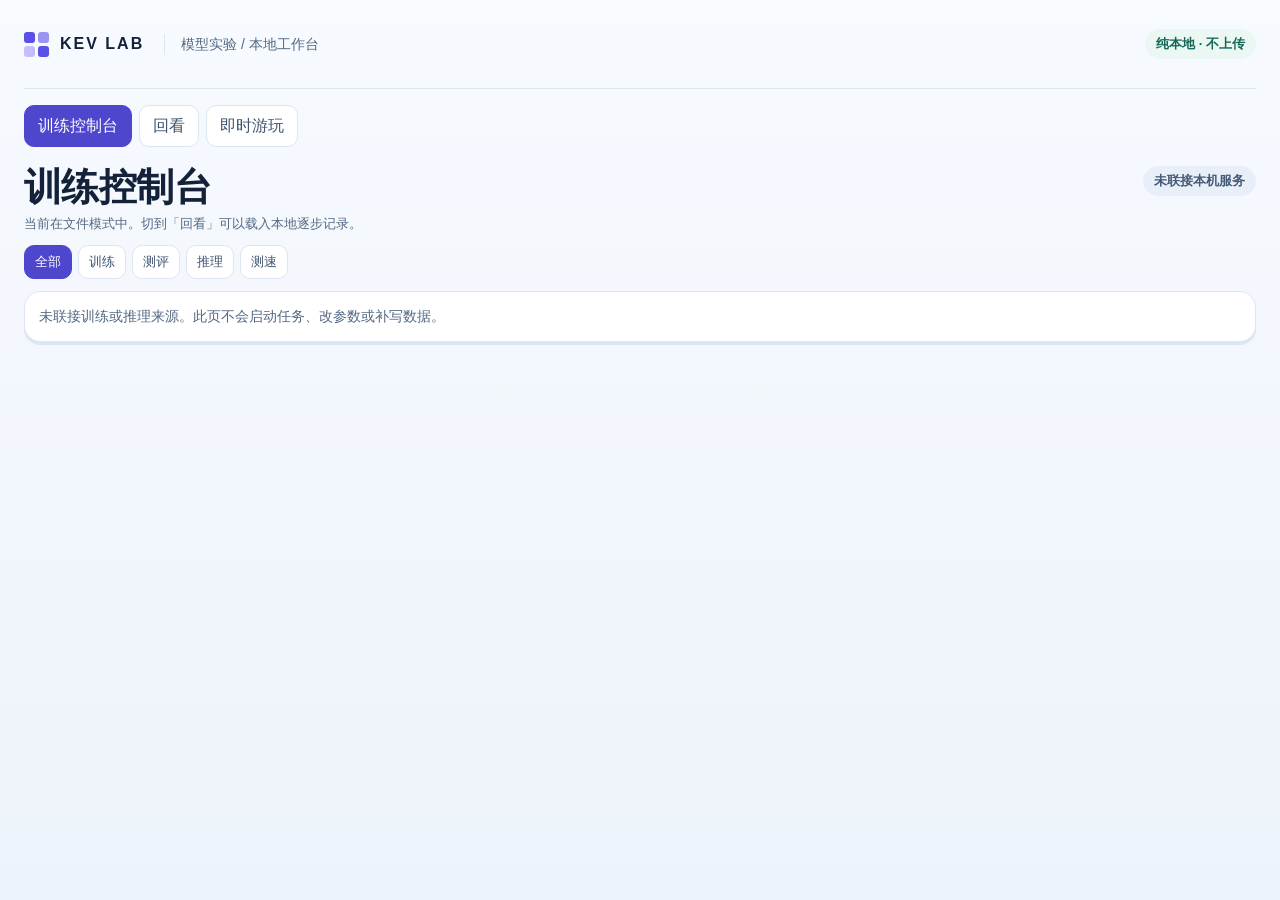
<file: workbench/index.html>
<!doctype html>
<html lang="zh-CN">
<head>
<meta charset="utf-8">
<meta name="viewport" content="width=device-width,initial-scale=1">
<meta name="color-scheme" content="light">
<meta http-equiv="Content-Security-Policy" content="default-src 'none'; script-src 'unsafe-inline'; style-src 'unsafe-inline'; img-src data:; connect-src 'self'; form-action 'none'; base-uri 'none'">
<title>Kev 2048 本地工作台</title>
<style>
:root{--ink:#132238;--muted:#526882;--line:#dee6ef;--indigo:#4f46ce;--coral:#ae4132;--shadow:#dce6f2;--card:#fff}
*,*::before,*::after{box-sizing:border-box}
body{margin:0;min-height:100vh;color:var(--ink);background:linear-gradient(180deg,#f7faff,#edf3fa);font:16px/1.5 "Segoe UI","Noto Sans CJK SC","Microsoft Yahei","PingFang SC",sans-serif}
main{width:min(100% - 48px,1312px);margin:auto}
button,select,input{font:inherit}
button,select{cursor:pointer}
:focus-visible{outline:3px solid #7469f4;outline-offset:3px}
header{min-height:89px;display:flex;align-items:center;border-bottom:1px solid var(--line);gap:20px}
.brand{display:flex;align-items:center;gap:11px;font:700 16px/1.1 "Segoe UI",sans-serif;letter-spacing:2px;white-space:nowrap}
.icon{display:grid;grid-template-columns:repeat(2,11px);gap:3px}
.icon i{width:11px;height:11px;border-radius:3px;background:#5b50e5}
.icon i:nth-child(2){background:#9b94f4}
.icon i:nth-child(3){background:#c4befc}
.crumb{color:var(--muted);font-size:14px;padding-left:16px;border-left:1px solid var(--line)}
.pill{border-radius:999px;padding:5px 11px;font-size:13px;font-weight:700;background:#e9eff8;color:#455a76}
header .pill{margin-left:auto;white-space:nowrap}
.intro{display:flex;align-items:center;justify-content:space-between;gap:14px;padding:24px 0 23px}
h1,h2,p{margin:0}
h1{font-position:normal;font-size:clamp(28px,4vw,43px);letter-spacing:-.6px;line-height:1.12}
.subtitle{margin-top:8px;color:var(--muted)}
.seed{display:block;padding:9px 16px;background:white;border:1px solid var(--line);border-radius:15px;min-width:205px}
.seed span{display:block;font-size:12px;font-weight:700;color:var(--muted)}
.seed select{border:0;padding:2px 24px 2px 0;background:transparent;color:var(--ink);font-weight:700;font-variant-numeric:tabular-nums;width:100%}
.boards{display:grid;grid-template-columns:repeat(2,minmax(0,1fr));gap:32px}
.panel{--accent:var(--indigo);--tone:#eeecff;min-width:0;border:1px solid var(--line);border-radius:23px;background:var(--card);padding:22px 23px 15px;box-shadow:0 4px 0 var(--shadow)}
.panel[data-policy="fixed"]{--accent:var(--coral);--tone:#fcefea}
.panel-head{display:flex;align-items:flex-start;justify-content:space-between;gap:8px;margin-bottom:20px}
.panel h2{font-size:clamp(19px,2.4vw,27px);line-height:1.23;display:flex;align-items:center;gap:8px;overflow-wrap:anywhere}
.panel h2::before{content:"";width:10px;height:10px;border-radius:50%;background:var(--accent);flex-shrink:0}
.panel-head p{color:var(--muted);font-size:13px;margin-top:6px}
.status{color:var(--accent);background:var(--tone);flex-shrink:0;white-space:nowrap}
.status::before{content:"";display:inline-block;width:7px;height:7px;border-radius:50%;background:currentColor;margin-right:6px;vertical-align:1px}
.panel-main{display:grid;grid-template-columns:minmax(0,368fr) minmax(0,202fr);gap:20px;align-items:stretch}
.board{background:#d3ddeb;border-radius:18px;padding:9px;aspect-ratio:1;display:grid;grid-template-columns:repeat(4,minmax(0,1fr));grid-template-rows:repeat(4,minmax(0,1fr));gap:6px;overflow:hidden;container-type:inline-size}
.tile{position:relative;border-radius:10px;display:grid;place-items:center;font-family:"Segoe UI",system-ui,sans-serif;font-size:9.1cqi;font-weight:750;background:#e3eaf2;color:#2d435a;min-width:0;line-height:1}
.tile.spawn{outline:3px solid var(--accent);outline-offset:-3px}
.tile.spawn::after{content:"";position:absolute;width:7px;height:7px;border-radius:50%;top:7px;right:7px;background:var(--accent)}
.tile[data-value="2"]{background:#fafcff}.tile[data-value="4"]{background:#edf0ff;color:#403d8e}.tile[data-value="8"]{background:#d9e4ff;color:#203e7d}.tile[data-value="16"]{background:#a7bff3;color:#192950}.tile[data-value="32"]{background:#5366ad;color:#fff}.tile[data-value="64"]{background:#333580;color:#fff}.tile[data-value="128"]{background:#332c72;color:#fff}.tile[data-value="256"]{background:#292259;color:#fff}
.stats{display:grid;grid-template-rows:repeat(3,minmax(0,auto));align-content:stretch;gap:5px;background:#f2f6fb;border-radius:15px;padding:15px 16px 12px;min-width:0;margin:0}
.metric{min-width:0}
.metric dt{margin:0 0 5px;color:var(--muted);font-size:14px;font-weight:650}
.metric dd{margin:0;font-family:"Segoe UI","Noto Sans CJK SC","Microsoft Yahei",sans-serif;font-variant-numeric:tabular-nums;line-height:1.1;font-size:clamp(20px,3vw,42px);font-weight:750}
.metric.move{border-top:1px solid var(--line);padding-top:14px}
.metric.move dd{background:var(--tone);color:var(--accent);border-radius:10px;padding:10px;font-size:16px;min-height:40px;display:flex;align-items:center;gap:10px}
.metric.move .arrow{font-size:23px;line-height:1}
.metric.tile-best dd{font-size:clamp(18px,2.5vw,30px)}
.decision-note{color:var(--muted);font-size:13px;margin-top:9px;min-height:20px}.panel-foot{border-top:1px solid var(--line);padding-top:13px;margin-top:18px;display:flex;flex-wrap:wrap;justify-content:space-between;gap:3px 10px;font-size:14px;font-weight:700}
.panel-foot span:first-child{color:var(--muted)}
.timeline{margin-top:27px;padding:21px 25px 9px;border:1px solid var(--line);border-radius:22px;background:#fff;box-shadow:0 4px 0 var(--shadow)}
.timeline-main{display:grid;grid-template-columns:245px minmax(0,1fr);gap:34px;align-items:stretch}
.timeline h2{font-size:21px;line-height:1.2}
.timeline .hint{margin-top:5px;font-size:13px;color:var(--muted)}
.controlbar{display:flex;gap:8px;align-items:center;margin-top:15px}
.controlbar button{width:45px;height:42px;padding:0;background:#f1f5fa;border:0;border-radius:12px;color:var(--ink);font-weight:700;display:grid;place-items:center;flex-shrink:0}
.controlbar button:disabled{cursor:not-allowed;opacity:.5}
.controlbar button:not(:disabled):hover{filter:brightness(.95)}
.controlbar button svg{width:18px;height:18px}
.controlbar button.play{background:var(--indigo);color:#fff}
.controlbar select{border:0;background:#f1f5fa;border-radius:10px;padding:7px 6px;font-size:14px;font-weight:700;max-width:68px;color:var(--ink)}
.track{border-left:1px solid var(--line);padding-left:31px;min-width:0;display:flex;flex-direction:column;justify-content:space-between}
.track-top{display:flex;justify-content:space-between;align-items:center;gap:8px}
.track-top label{font-size:14px;font-weight:700;color:var(--muted)}
#turn-output{font-size:17px;font-weight:700;white-space:nowrap;font-variant-numeric:tabular-nums}
input[type="range"]{appearance:none;width:100%;margin:0;background:transparent;height:30px;cursor:pointer;accent-color:var(--indigo)}
input[type="range"]::-webkit-slider-runnable-track{height:7px;border-radius:15px;background:linear-gradient(to right,var(--indigo) 0 var(--position,0%),#dce6f1 var(--position,0%) 100%)}
input[type="range"]::-webkit-slider-thumb{appearance:none;border:3px solid var(--indigo);background:#fff;width:19px;height:19px;border-radius:50%;margin-top:-6px}
input[type="range"]::-moz-range-track{height:7px;border-radius:15px;background:linear-gradient(to right,var(--indigo) 0 var(--position,0%),#dce6f1 var(--position,0%) 100%)}
input[type="range"]::-moz-range-thumb{border:3px solid var(--indigo);background:#fff;width:15px;height:15px;border-radius:50%}
.track-range{margin:26px 6px 0;position:relative}
.tick{position:absolute;top:26px;transform:translateX(-50%);font-size:12px;color:var(--muted);font-variant-numeric:tabular-nums}
.end-marker{position:absolute;bottom:27px;transform:translateX(-50%);border:0;color:var(--coral);background:#fcefea;font-size:11px;font-weight:700;padding:4px 7px;border-radius:9px;white-space:nowrap}
.end-marker[hidden]{display:none}
.jumps{display:flex;gap:7px;flex-wrap:wrap;font-size:12px;margin-top:23px;padding-bottom:3px}
.jumps button{border:1px solid var(--line);padding:4px 8px;border-radius:8px;background:white;color:var(--muted)}
.jumps button:hover{border-color:var(--indigo);color:var(--indigo)}
#milestone-ticks{position:absolute;inset:0 9px auto;height:13px;pointer-events:none}
.milestone-tick{position:absolute;top:0;width:2px;height:7px;border-radius:2px;background:#5546b8;transform:translateX(-50%)}
.milestone-tick[data-slot=right]{top:6px;background:#ad5141}
.milestone-tick[data-selected=true]{width:4px}
.milestones{margin-top:9px;display:flex;align-items:baseline;flex-wrap:wrap;gap:6px 9px;font-size:12px;color:var(--muted)}
#milestone-list{display:flex;flex-wrap:wrap;gap:5px}
.milestone-button,#milestone-play{border:1px solid #e0d9fb;border-radius:8px;padding:5px 8px;background:#f1edff;color:#352880;font-weight:650;white-space:nowrap}
.milestone-button[data-slot=right]{border-color:#f0d2cb;background:#fcefea;color:#893627}
.milestone-button:hover,.milestone-button[aria-pressed=true],#milestone-play:hover{border-color:currentColor}
#milestone-play{background:white}
.legend{margin-top:13px;padding-top:9px;border-top:1px solid var(--line);display:flex;justify-content:space-between;gap:8px;color:var(--muted);font-size:12px}
.legend i{display:inline-block;width:12px;height:12px;border:2px solid var(--indigo);border-radius:3px;vertical-align:-2px;margin-right:6px}
.page-foot{padding:20px 0;display:flex;gap:10px;justify-content:space-between;color:var(--muted);font-size:12px}
.page-foot strong{letter-spacing:1.25px;white-space:nowrap}
@media(max-width:1060px){.boards{gap:18px}.panel{padding:17px}.panel-main{gap:11px}.stats{padding:10px}.metric dt{font-size:12px}.metric.move{padding-top:8px}.metric.move dd{min-height:34px;padding:6px;font-size:14px}}
@media(max-width:800px){main{width:calc(100% - 32px)}header{min-height:58px}.intro{padding:19px 0}.panel-main{grid-template-columns:1fr}.stats{grid-template-columns:repeat(3,minmax(0,1fr));grid-template-rows:auto;gap:6px;padding:10px;align-items:start}.metric.move{border:0;padding:0}.metric.move dd{min-height:0;padding:3px 4px;gap:4px;white-space:nowrap}.metric.move .arrow{font-size:17px}.metric dt{margin-bottom:4px}.board{max-width:100%}.timeline-main{grid-template-columns:1fr;gap:15px}.track{border-left:0;border-top:1px solid var(--line);padding:12px 0 0}}
@media(max-width:520px){main{width:calc(100% - 22px)}header{gap:9px;min-height:49px}.brand{font-size:12px;letter-spacing:1.2px;gap:6px}.icon{grid-template-columns:repeat(2,8px);gap:2px}.icon i{width:8px;height:8px;border-radius:2px}.crumb{font-size:11px;padding-left:7px}.pill{font-size:11px;padding:4px 6px}.status::before{width:5px;height:5px;margin-right:3px}.intro{display:block;padding:14px 0}.subtitle{font-size:13px;margin-top:5px}.seed{margin-top:9px;padding:3px 7px;min-width:0;display:inline-flex;gap:5px;align-items:center}.seed span{font-size:10px}.seed select{padding:2px;font-size:12px;width:auto}.boards{gap:8px}.panel{padding:9px 6px 8px;border-radius:12px}.panel-head{display:block;margin-bottom:6px}.panel h2{font-size:15px;gap:5px}.panel h2::before{width:6px;height:6px}.panel-head p{display:none}.status{display:inline-block;margin-top:4px}.panel-main{gap:5px}.board{padding:4px;gap:3px;border-radius:9px}.tile{border-radius:5px;font-size:11.7cqi}.tile.spawn{outline-width:2px;outline-offset:-2px}.tile.spawn::after{width:4px;height:4px;top:4px;right:4px}.stats{padding:5px 4px;gap:3px;border-radius:7px}.metric dt{font-size:10px;line-height:1.12;margin-bottom:5px;min-height:22px}.metric dd,.metric.tile-best dd{font-size:17px}.metric.move dd{font-size:10px;padding:3px 2px;gap:1px}.metric.move .arrow{font-size:12px}.panel-foot{display:block;margin-top:6px;padding-top:6px;font-size:10px}.panel-foot span:first-child{display:block}.timeline{margin-top:12px;padding:11px 10px 7px;border-radius:12px}.timeline h2{font-size:17px}.timeline .hint{font-size:11px}.timeline-main{gap:8px}.controlbar{margin-top:8px}.controlbar button{width:44px;height:44px}.track{padding-top:7px}.track-top label,.jumps{font-size:11px}#turn-output{font-size:14px}.track-range{margin:24px 7px 0}.legend{margin-top:7px;font-size:10px}.legend .shortcuts{display:none}.page-foot{font-size:9px;padding:10px 0}}
@media(max-width:520px){.decision-note{font-size:10px;line-height:1.25;min-height:26px;margin-top:5px}}
@media(prefers-reduced-motion:reduce){*{scroll-behavior:auto!important}}
/* The semantic grid remains in place underneath the clipped, visual-only layer. */
.board{position:relative}
.board.is-sliding>.tile{color:transparent!important;background:#e3eaf2!important;outline:none!important}
.board.is-sliding>.tile::after{display:none}
.fx-layer{position:absolute;inset:0;pointer-events:none;z-index:2;overflow:hidden}
.tile.fx-tile{position:absolute;max-width:none;will-change:transform,opacity}

[hidden]{display:none!important}
header .pill{color:#166655;background:#eaf7f2}
#import-panel{padding:17px 19px;margin-bottom:17px}
.import-heading{display:flex;align-items:center;justify-content:space-between;gap:12px}
#import-tools{margin-top:10px}
#import-panel[data-collapsed=true]{padding:10px 16px}
#import-panel[data-collapsed=true] .import-title{font-size:16px}
#import-panel[data-collapsed=true] #import-status{margin-top:3px}
.import-grid{display:grid;grid-template-columns:minmax(0,1fr) auto;align-items:center;gap:14px}
.import-title{font-size:19px}
.import-help{font-size:13px;color:var(--muted);margin-top:4px;overflow-wrap:anywhere}
.picker{background:var(--indigo);color:white;border:0;border-radius:11px;padding:10px 14px;font-size:14px;font-weight:700;white-space:nowrap}
.picker:disabled{opacity:.6;cursor:wait}
#file-input,#folder-input{position:absolute;width:1px;height:1px;overflow:hidden;clip-path:inset(50%)}
.import-actions{display:flex;gap:6px;flex-wrap:wrap;justify-content:flex-end}
.picker.secondary{background:#f0edff;color:#352880}
.archive-panel{padding:13px 16px;margin-bottom:12px}
.replay-filters{display:flex;align-items:center;flex-wrap:wrap;gap:7px 14px;margin:8px 0;font-size:12px;color:var(--muted)}
.replay-filter{display:flex;align-items:center;gap:6px;min-width:0;max-width:100%}
.replay-filter input[type=search],.replay-filter select{min-width:0;padding:5px 8px;border:1px solid var(--line);border-radius:7px;background:#fff;color:var(--ink)}
.replay-filter input[type=search]{width:min(40vw,185px)}
.replay-filter input[type=checkbox]{margin:0;accent-color:var(--indigo)}
.folder-help{margin-top:6px;color:var(--muted);font-size:12px;overflow-wrap:anywhere}
.folder-results{border-top:1px solid var(--line);margin-top:12px;padding-top:10px}
.folder-results h3{font-size:15px;margin:0 0 3px}
.folder-list{display:grid;gap:5px;max-height:260px;overflow:auto;padding:2px 1px}
.folder-choice{display:grid;grid-template-columns:auto minmax(0,1fr);align-items:start;gap:6px}
.folder-choice input{margin:10px 0 0 4px;accent-color:var(--indigo)}
.folder-run{display:grid;gap:3px;min-width:0}
.replay-card{border:1px solid transparent;border-radius:8px;background:#f3f6fa;padding:6px 9px;min-width:0}
.replay-card:focus-within,.replay-card:has(.replay-row:not(:disabled):hover){background:#efecff;border-color:#cfc5ee}
.replay-card[data-disabled=true]{opacity:.6}
.replay-row{border:0;border-radius:4px;background:transparent;color:var(--ink);text-align:left;width:100%;min-width:0;padding:0;display:grid;gap:3px}
.replay-row:disabled{cursor:default}
.replay-row-name{font-size:13px;font-weight:700;overflow-wrap:anywhere}
.replay-row-stats{display:flex;flex-wrap:wrap;gap:3px 11px;font-size:11px;color:var(--muted);font-variant-numeric:tabular-nums;overflow-wrap:anywhere}
.replay-tile-progress{display:block;margin-top:2px;--replay-progress-fill:#6456bb}
.replay-tile-progress[data-reached=true]{--replay-progress-fill:#2e7b67}
.replay-progress-bar{display:flex;height:6px;border-radius:4px;overflow:hidden}
.replay-progress-segment{position:relative;flex:var(--segment-width) 1 0;background:linear-gradient(90deg,var(--replay-progress-fill) 0 var(--segment-fill),#dfe5f0 var(--segment-fill) 100%)}
.replay-progress-segment+.replay-progress-segment::before{content:"";position:absolute;inset:0 auto 0 0;width:1px;background:#fff}
.replay-progress-labels{display:block;position:relative;height:13px;margin-top:2px;color:var(--muted);font-size:10px;line-height:13px;font-variant-numeric:tabular-nums}
.replay-progress-labels[data-has-steps=true]{height:29px}
.replay-progress-labels>*{position:absolute;transform:translateX(-50%)}
.replay-progress-labels>:first-child{transform:none}
.replay-progress-labels>:last-child{transform:translateX(-100%)}
.replay-progress-marker{display:grid;justify-items:center;border:1px solid #ccd2ea;border-radius:5px;padding:1px 4px;background:#fff;color:#3d328e;line-height:12px;white-space:nowrap}
.replay-progress-marker span+span{font-weight:700}
.replay-progress-marker:hover{border-color:#5a49ae;background:#ece8ff}
.replay-progress-marker:focus-visible,.replay-row:focus-visible{outline:2px solid var(--indigo);outline-offset:2px}
.folder-footer{display:flex;gap:9px;flex-wrap:wrap;align-items:center;margin-top:8px;color:var(--muted);font-size:12px}
@media(max-width:600px){.import-grid{grid-template-columns:1fr}.import-actions{justify-content:flex-start}.folder-choice{font-size:12px}}
#import-panel.dragover{outline:2px solid var(--indigo);outline-offset:3px}
#import-status{font-size:13px;color:var(--muted);margin-top:9px;overflow-wrap:anywhere}
#import-status[data-error=true]{color:var(--coral)}
.view-controls{display:grid;grid-template-columns:minmax(114px,.62fr) repeat(2,minmax(120px,1fr));gap:8px;margin:0 0 10px}
.view-controls label{min-width:0;font-size:12px;font-weight:700;color:var(--muted);background:#fff;border:1px solid var(--line);border-radius:11px;padding:6px 8px}
.view-controls select{display:block;width:100%;min-width:0;overflow:hidden;text-overflow:ellipsis;border:0;padding:4px;color:var(--ink);background:transparent}
.same-step{font-size:13px;color:var(--muted);margin:0 0 12px}
.same-step[data-mismatch=true]{color:var(--coral)}
.boards.single{grid-template-columns:minmax(0,650px);justify-content:center}
.panel-head p{overflow-wrap:anywhere}
.run-meta{font-size:12px;color:var(--muted);margin:0 0 12px;overflow-wrap:anywhere}
@media(max-width:520px){.run-meta{font-size:10px;margin-bottom:7px}.import-heading{gap:6px}}
.panel[data-slot="right"]{--accent:var(--coral);--tone:#fcefea}
.card{border:1px solid var(--line);border-radius:16px;background:white;box-shadow:0 3px 0 var(--shadow)}
.blank{padding:34px 24px;text-align:center;color:var(--muted)}
.blank h2{color:var(--ink);margin-bottom:4px;font-size:22px}
.panel-foot{margin-top:10px}
.decision-note{overflow-wrap:anywhere}
@media(max-width:600px){.view-controls{grid-template-columns:1fr 1fr}.view-controls label:first-child{grid-column:1/-1}.same-step{font-size:11px}.import-title{font-size:16px}.import-help,#import-status{font-size:11px}#import-panel{padding:11px}.import-grid{gap:8px}.picker{font-size:12px;padding:8px}.blank{padding:24px 12px}.blank h2{font-size:18px}}
.arcade-nav{display:flex;gap:7px;align-items:center;flex-wrap:wrap;margin:16px 0 0}
.arcade-nav [role="tablist"]{display:flex;gap:7px;flex-wrap:wrap}
.arcade-nav button,.monitor-filters button{border:1px solid #dce6f2;border-radius:10px;background:#fff;color:#3e5370;padding:8px 13px;font:inherit;cursor:pointer}
.arcade-nav button[aria-selected="true"],.monitor-filters button[aria-pressed="true"]{color:#fff;background:var(--indigo);border-color:var(--indigo)}
.monitor-pane{padding:13px 0 24px}
.monitor-header{display:flex;justify-content:space-between;align-items:flex-start;gap:12px;margin:6px 0 12px}
.monitor-header h1{font-size:clamp(25px,4vw,38px);margin-bottom:5px}
.monitor-header p,.monitor-meta,.monitor-history{font-size:13px;color:var(--muted);overflow-wrap:anywhere}
.monitor-filters{display:flex;gap:6px;flex-wrap:wrap;margin-bottom:12px}
.monitor-filters button{font-size:13px;padding:6px 10px}
#monitor-sources{display:grid;grid-template-columns:repeat(2,minmax(0,1fr));gap:14px;align-items:start}
.monitor-card,.monitor-empty{padding:14px;min-width:0;overflow-wrap:anywhere}
.monitor-empty{grid-column:1/-1;color:var(--muted);font-size:14px}
.monitor-top{display:flex;justify-content:space-between;align-items:flex-start;gap:10px}
.monitor-top h2{font-size:19px;line-height:1.2;margin:0 0 5px}
.monitor-stage{font-size:14px;font-weight:710;margin:8px 0 6px}
.pill[data-tone="active"]{background:#e5f5ed;color:#176d55}
.pill[data-tone="old"]{background:#fff2da;color:#785120}
.pill[data-tone="error"]{background:#fcece8;color:var(--coral)}
.monitor-progress{height:9px;width:100%;accent-color:var(--indigo)}
.monitor-metrics{display:grid;grid-template-columns:repeat(auto-fit,minmax(112px,1fr));gap:6px;margin:7px 0}
.monitor-metric{background:#f2f6fb;border-radius:8px;padding:7px 8px}
.monitor-metric dt{color:var(--muted);font-size:11px}
.monitor-metric dd{margin:0;font-weight:700;font-size:16px}
.monitor-card h3{font-size:13px;margin:11px 0 4px}
.monitor-board{aspect-ratio:1;width:min(100%,190px);display:grid;grid-template:repeat(4,1fr)/repeat(4,1fr);gap:4px;padding:5px;background:#d3ddeb;border-radius:10px}
.monitor-board .tile{font-size:16px;border-radius:7px}
.training-batch{margin:12px 0 6px}
.training-archive-link{display:inline-block;margin:2px 0 8px;padding:5px 0;color:var(--indigo);font-size:14px;font-weight:650;text-underline-offset:3px}
.training-step-note{display:block;margin:3px 0 8px;color:var(--muted);font-size:12px;line-height:1.5}
.training-batch-toggle,.training-batch-samples button{border:1px solid #cbd7e8;border-radius:8px;background:#fff;color:#3e5370;font:inherit;font-size:13px;min-height:32px;padding:5px 9px;cursor:pointer}
.training-batch-toggle[aria-expanded="true"],.training-batch-samples button[aria-pressed="true"]{background:var(--indigo);border-color:var(--indigo);color:#fff}
.training-batch-panel{border:1px solid #dce6f2;border-radius:10px;margin-top:8px;padding:10px}
.training-batch-samples{display:flex;flex-wrap:wrap;gap:4px;margin:8px 0 10px}
.training-batch-samples button{min-width:31px;padding-inline:6px;font-variant-numeric:tabular-nums}
.training-batch-display{display:flex;align-items:flex-start;flex-wrap:wrap;gap:10px}
.training-batch-display .monitor-metrics{flex:1 1 140px;margin:0}
.training-batch-display .monitor-metric dd{font-size:14px}
.training-playback{display:flex;align-items:center;flex-wrap:wrap;gap:5px;margin-top:10px}
.training-sample-count{font-size:13px;font-weight:700;margin-right:4px;font-variant-numeric:tabular-nums}
.training-playback button,.training-playback select{padding:4px 7px;min-height:32px;border:1px solid #cbd7e8;border-radius:7px;background:#fff;color:#344968;font:inherit;font-size:12px;cursor:pointer}
.training-playback label{display:inline-flex;align-items:center;gap:4px;font-size:12px}
.training-pace{margin:5px 0 9px;font-variant-numeric:tabular-nums}
.training-decisions{flex:1 0 100%;display:grid;grid-template-columns:minmax(80px,.75fr) minmax(140px,1.45fr);gap:10px;padding:7px 0;border-top:1px solid #dce6f2}
.training-decisions h3{margin:0 0 4px}
.training-teacher-choice{margin:0;color:#3e5370;font-weight:700}
.training-decisions .gameplay-decision{--direction-width:28px;--probability-width:54px;--probability-gap:4px}
.training-decisions .gameplay-probability{font-size:12px}
.training-decisions .gameplay-direction-name{display:inline}
.training-decisions .gameplay-choice{margin-top:0;font-size:13px}
.training-decisions .gameplay-scale{font-size:11px}
@media(max-width:420px){.training-decisions{grid-template-columns:minmax(68px,.65fr) minmax(125px,1.35fr)}}
.monitor-history{padding-left:1.3em;margin:0}
.monitor-history li{margin:2px 0}
#monitor-gameplay{display:grid;gap:14px}
#monitor-gameplay:not(:empty) + #monitor-sources:not(:empty),#monitor-sources:not(:empty) + #monitor-gameplay:not(:empty){margin-top:14px}
.gameplay-card{padding:clamp(12px,2vw,20px)}
.gameplay-count{font-weight:700;margin:4px 0 8px}
.gameplay-activity{grid-template-columns:repeat(auto-fit,minmax(76px,1fr))}
.gameplay-activity .monitor-metric{padding:6px 8px}
.gameplay-activity .monitor-metric dd{font-size:clamp(12px,2vw,16px);font-variant-numeric:tabular-nums;white-space:nowrap}
.gameplay-card h3{font-size:17px;margin:12px 0 8px}
.gameplay-comparison-head{display:flex;justify-content:space-between;align-items:center;gap:8px;margin-top:10px}
.gameplay-comparison-head h3{margin:0}
.gameplay-seed-nav{display:flex;align-items:center;gap:6px 12px;flex-wrap:wrap;margin-top:8px}
.gameplay-seed-nav label{display:inline-flex;align-items:center;flex-wrap:wrap;gap:6px;font-size:13px;font-weight:650}
.gameplay-seed-nav select{max-width:100%;min-height:34px;padding:4px 24px 4px 8px;border:1px solid #cbd7e8;border-radius:7px;background:#fff;color:var(--ink);font:inherit;font-variant-numeric:tabular-nums}
.gameplay-seed-nav .monitor-meta{margin:0}
.gameplay-seeds{display:flex;flex-wrap:wrap;gap:6px;margin:8px 0 12px}
.gameplay-seeds button,.gameplay-view-toggle{border:1px solid #cbd7e8;border-radius:8px;background:#fff;color:#3e5370;font:inherit;font-size:13px;padding:6px 9px;min-height:34px;cursor:pointer}
.gameplay-seeds button[aria-selected="true"],.gameplay-view-toggle[aria-pressed="true"]{background:var(--indigo);border-color:var(--indigo);color:#fff}
.gameplay-models{display:grid;grid-auto-flow:column;grid-auto-columns:minmax(84px,1fr);gap:8px;overflow-x:auto;padding-bottom:4px}
.gameplay-model{min-width:0;padding:9px;border:1px solid #dce6f2;border-radius:10px;background:#fcfdff}
.gameplay-model-head{display:flex;flex-wrap:wrap;align-items:center;justify-content:space-between;gap:4px}
.gameplay-model-head h4{font-size:14px;line-height:1.25;margin:0;overflow-wrap:anywhere}
.gameplay-model-head .pill{padding:2px 6px;font-size:11px}
.gameplay-score{font-weight:750;margin:6px 0 2px;font-variant-numeric:tabular-nums}
.gameplay-model .monitor-board{position:relative;margin:7px auto;width:min(100%,166px)}
.gameplay-model .monitor-board .tile{font-size:14px}
.monitor-board.is-sliding>.tile{color:transparent!important;background:#e3eaf2!important}
.gameplay-score[data-changed="true"]{animation:gameplay-score-in 210ms ease-out}
@keyframes gameplay-score-in{from{color:#258262;transform:translateY(2px)}to{color:inherit;transform:translateY(0)}}
@media(prefers-reduced-motion:reduce){.gameplay-score[data-changed="true"]{animation:none}}
.gameplay-decision{--direction-width:27px;--probability-width:48px;--probability-gap:5px;min-width:0}
.gameplay-choice{background:#e5f5ed;color:#176d55;font-size:14px;font-weight:750;padding:7px 9px;border-radius:8px}
.gameplay-scale{display:flex;justify-content:space-between;margin:6px calc(var(--probability-width) + var(--probability-gap)) 0 calc(var(--direction-width) + var(--probability-gap));color:var(--muted);font-size:11px;white-space:nowrap}
.gameplay-probabilities{display:grid;gap:4px;margin:3px 0 0}
.gameplay-probability,.gameplay-reading{display:grid;align-items:center;gap:var(--probability-gap)}
.gameplay-probability{grid-template-columns:var(--direction-width) minmax(0,1fr);font-size:12px;color:#3e5370}
.gameplay-probability[data-chosen="true"]{color:#176d55;font-weight:750}
.gameplay-reading{grid-template-columns:minmax(0,1fr) var(--probability-width);margin:0}
.gameplay-probability-value{text-align:right;font-variant-numeric:tabular-nums;white-space:nowrap}
.gameplay-probability-track{height:8px;background:#e2e9f3;border-radius:4px;overflow:hidden}
.gameplay-probability-fill{display:block;width:var(--probability-fill,0%);height:100%;background:#657aaf}
.gameplay-probability[data-chosen="true"] .gameplay-probability-fill{background:#258262}
@media(max-width:560px){
 .gameplay-models{gap:5px}
 .gameplay-model{padding:5px}
 .gameplay-model-head{display:grid;justify-content:start}
 .gameplay-model-head h4{font-size:12px}
 .gameplay-model-head .pill{justify-self:start}
 .gameplay-model .monitor-board .tile{font-size:clamp(8px,2.3vw,14px)}
 .gameplay-score{font-size:13px}
 .gameplay-decision{--direction-width:21px;--probability-width:38px;--probability-gap:3px}
 .gameplay-choice{font-size:12px;padding:5px}
 .gameplay-probability{font-size:10px}
}
@media(max-width:390px){
 .gameplay-seeds button{font-size:11px;padding:4px 6px;min-height:30px}
 .gameplay-model{padding:3px}
 .gameplay-model-head h4,.gameplay-model-head .pill,.gameplay-model .monitor-meta{font-size:9px}
 .gameplay-model .monitor-board{gap:2px;padding:3px;border-radius:6px}
 .gameplay-model .monitor-board .tile{font-size:8px;letter-spacing:-.3px;border-radius:3px}
 .gameplay-decision{--direction-width:12px;--probability-width:32px;--probability-gap:2px}
 .gameplay-choice{font-size:10px;padding:4px}
 .gameplay-scale{font-size:7px}
 .gameplay-probability{font-size:9px}
 .gameplay-direction-name{display:none}
}
@media(max-width:650px){.arcade-nav{margin-top:10px}.arcade-nav button{font-size:13px;padding:6px 9px}.monitor-header p,.monitor-meta,.monitor-history{font-size:11px}#monitor-sources{grid-template-columns:1fr}.monitor-card,.monitor-empty{padding:10px}.monitor-top h2{font-size:17px}}
.play-pane{padding:13px 0 24px}
.play-form{padding:clamp(12px,2vw,20px)}
.play-form fieldset{margin:0;border:0;padding:0;min-width:0}
.play-form legend,.play-seed{font-size:13px;font-weight:700;color:#3e5370}
.play-form legend{margin-bottom:8px;padding:0}
.play-options,.play-model-extra-list{display:grid;grid-template-columns:repeat(auto-fit,minmax(min(100%,max(255px,calc(33.3333% - 6px))),1fr));gap:8px}
.play-model-others{grid-column:1/-1}
.play-model-others>summary{width:fit-content;padding:4px 0;color:#3e5370;font-size:13px;cursor:pointer}
.play-model-extra-list{margin-top:6px}
.play-actions{display:flex;flex-wrap:wrap;gap:8px}
.play-option{align-self:start;padding:10px 12px;border:1px solid var(--line);border-radius:8px;font-size:13px}
.play-model-label{display:flex;align-items:flex-start;gap:8px;cursor:pointer}
.play-option:has(input:checked){border-color:#bdb2f6;background:#f3f0ff}
.play-option:has(input:disabled){cursor:default;opacity:.7}
.play-option input{flex:none;margin:3px 0 0;accent-color:var(--indigo)}
.play-model-info{display:grid;align-content:start;gap:4px;min-width:0;overflow-wrap:anywhere}
.play-model-name{font-size:14px}
.play-model-score{display:flex;align-items:baseline;flex-wrap:wrap;gap:6px;color:#364764;font-size:12px}
.play-model-score strong{font-size:17px;color:#243555;font-variant-numeric:tabular-nums}
.play-model-source,.play-model-training{font-size:12px;line-height:1.45;color:#53637a}
.play-model-batches{margin:6px 0 0 21px;font-size:12px;color:#3e5370}
.play-model-batches summary{width:fit-content;cursor:pointer}
.play-model-batches ul{list-style:none;padding:4px 0 0;margin:0}
.play-model-batches li{display:flex;justify-content:space-between;gap:6px;padding:2px 0}
.play-model-batches strong{white-space:nowrap;font-variant-numeric:tabular-nums}
.play-actions{align-items:flex-end;margin-top:14px}
.play-seed{display:grid;gap:4px;flex:0 1 185px}
.play-seed input{width:100%;min-width:0;padding:8px 9px;border:1px solid var(--line);border-radius:8px;background:#fff;color:inherit;font:inherit;font-weight:400}
.play-feedback{margin:10px 0 0}
.play-session{margin-top:18px}
.play-session-header{display:flex;flex-wrap:wrap;align-items:center;gap:8px;margin-bottom:4px}
.play-session-header h2{margin:0;font-size:clamp(17px,3vw,22px);font-variant-numeric:tabular-nums}
.play-save{margin-inline-start:auto}
.play-save[aria-pressed="true"]{color:#785120;border-color:#ebd3a0;background:#fff5df;opacity:1}
.play-save-note{margin:0 0 10px}
.play-timeline{padding:10px 12px;margin-bottom:10px}
.play-timeline-head,.play-timeline-actions{display:flex;flex-wrap:wrap;align-items:center;gap:6px}
.play-timeline-head{justify-content:space-between}
.play-timeline output{font-size:13px;font-variant-numeric:tabular-nums;font-weight:700}
.play-timeline .picker,.play-save{font-size:12px;min-height:32px;padding:5px 9px}
.play-timeline .picker:disabled,.play-save:disabled,.play-timeline input:disabled{cursor:default}
.play-boards{display:grid;grid-template-columns:repeat(auto-fit,minmax(min(100%,220px),1fr));align-items:start;gap:10px}
.play-boards .gameplay-model{padding:12px}
.play-boards .gameplay-model-head{display:flex;justify-content:space-between}
.play-boards h3{margin:0;font-size:15px}
.play-boards .monitor-meta{font-size:12px}
.play-boards .monitor-board{width:min(100%,270px);margin:10px auto}
.play-boards .monitor-board .tile{font-size:clamp(14px,3vw,24px)}
.play-boards .gameplay-decision{--direction-width:30px;--probability-width:48px;--probability-gap:5px}
.play-boards .gameplay-direction-name{display:inline}
.play-boards .gameplay-scale,.play-boards .gameplay-probability{font-size:11px}
.play-boards .gameplay-choice{font-size:13px}
.play-teacher-values{display:grid;gap:4px;margin:6px 0 0;font-size:12px;color:#3e5370}
.play-teacher-value{display:flex;justify-content:space-between;gap:8px}
.play-teacher-value dd{margin:0;font-variant-numeric:tabular-nums}
.play-teacher-value[data-chosen="true"]{font-weight:750;color:#176d55}

/* Begin bundled tile materials */
/* The five unlettered faces share one cached image, from silver on the left to opal on the right. */
:root { --tile-material-atlas: url("[data-uri]"); }

:is([data-value="1024"],[data-v="1024"]) {
  --face-x:0%; --face-base:#a8afb4; --face-ink:#273038; --face-edge:#c6ced2; --face-text-shadow:0 1px #f3f5f4a6;
}
:is([data-value="2048"],[data-v="2048"]) {
  --face-x:25%; --face-base:#dea74f; --face-ink:#3b280d; --face-edge:#f2cc78; --face-text-shadow:0 1px #fff1bd99;
}
:is([data-value="4096"],[data-v="4096"]) {
  --face-x:50%; --face-base:#bedce9; --face-ink:#103449; --face-edge:#dbf5fa; --face-text-shadow:0 1px #eaffffb3;
}
:is([data-value="8192"],[data-v="8192"]) {
  --face-x:75%; --face-base:#295f49; --face-ink:#f5faed; --face-edge:#719783; --face-text-shadow:0 1px 2px #092e24bf;
}
:is([data-value="16384"],[data-v="16384"]) {
  --face-x:100%; --face-base:#24283e; --face-ink:#f7f1e8; --face-edge:#73788f; --face-text-shadow:0 1px 2px #100e23c9;
}
:is(.board,.monitor-board,.sm-board-mini,.training-records,#kev-batch-study)
  :is(.tile,.tr-cell,.kb-v):where(:not(.is-sliding > *)):is(
    [data-value="1024"],[data-value="2048"],[data-value="4096"],[data-value="8192"],[data-value="16384"],
    [data-v="1024"],[data-v="2048"],[data-v="4096"],[data-v="8192"],[data-v="16384"]
  ) {
  color:var(--face-ink);
  background:var(--face-base) var(--face-image,var(--tile-material-atlas)) var(--face-x) center / var(--face-size,500% 100%) no-repeat;
  box-shadow:inset 0 0 0 var(--material-rim,1px) var(--face-edge);
  text-shadow:var(--face-text-shadow);
  white-space:nowrap;
}
:where(.sm-board-mini,.tr-mini,.kb-mini) { --material-rim:0px; }
.bc-board { --material-rim:max(1px,.34cqi); }
.tile.merged { --material-rim:2px; }

.monitor-board,.tr-board { container-type:inline-size; }
:is(.board,.monitor-board) .tile:is([data-value="1024"],[data-value="2048"],[data-value="4096"],[data-value="8192"]) { font-size:min(9.5cqi,42px); }
:is(.board,.monitor-board) .tile[data-value="16384"] { font-size:min(7.4cqi,36px); }
.training-records .tr-board .tr-cell:is([data-v="1024"],[data-v="2048"],[data-v="4096"],[data-v="8192"]),
#kev-batch-study .kb-board .kb-v:is([data-v="1024"],[data-v="2048"],[data-v="4096"],[data-v="8192"]) { font-size:8.3cqi; }
.training-records .tr-board .tr-cell[data-v="16384"],#kev-batch-study .kb-board .kb-v[data-v="16384"] { font-size:6.8cqi; }

/* Moving reflections */
@property --material-shine { syntax:"<percentage>"; inherits:true; initial-value:125%; }
@property --opal-angle { syntax:"<percentage>"; inherits:true; initial-value:60%; }
@keyframes tile-reflections {
  0%,12% { --material-shine:125%; }
  58%,100% { --material-shine:-25%; }
  0%,100% { --opal-angle:125%; }
  50% { --opal-angle:-25%; }
}
@media (prefers-reduced-motion:no-preference) {
  /* Animate the persistent panel. Its tiles may be replaced several times per second. */
  [data-tile-motion]:not([hidden]):has(.tile:is([data-value="2048"],[data-value="4096"],[data-value="16384"])) {
    animation:tile-reflections 4.6s ease-in-out infinite;
  }
  [data-tile-motion] .tile:is([data-value="2048"],[data-value="4096"],[data-value="16384"]):where(:not(.is-sliding > *)) {
    isolation:isolate;
  }
  [data-tile-motion] .tile:not(.fx-tile):is([data-value="2048"],[data-value="4096"],[data-value="16384"]) {
    position:relative;
  }
  [data-tile-motion] .tile:is([data-value="2048"],[data-value="4096"],[data-value="16384"]):where(:not(.is-sliding > *))::before {
    content:""; position:absolute; inset:0; z-index:-1; pointer-events:none; border-radius:inherit;
  }
  [data-tile-motion] .tile[data-value="2048"]::before {
    background:linear-gradient(114deg,transparent 39%,#fff5bf40 46%,#fffbe3c9 49.5%,#fff4bd70 51%,transparent 58%)
      calc(var(--material-shine) + 7%) center / 240% 100% no-repeat;
  }
  [data-tile-motion] .tile[data-value="4096"]::before {
    background:linear-gradient(112deg,transparent 38%,#e6f9ff38 45.5%,#fbffffbd 48.7%,#ffffffeb 49.3%,#e6f9ff4d 50%,transparent 55%)
      calc(var(--material-shine) - 7%) center / 240% 100% no-repeat;
    mask-image:conic-gradient(from 14deg at 22% 27%,#000b 38deg,#000 38.5deg 76deg,#0004 76.6deg 181deg,#000c 181.6deg 232deg,#0005 232.6deg 266deg,#000b 266.6deg);
  }
  [data-tile-motion] .tile[data-value="16384"] {
    --face-image:url("[data-uri]");
    --face-size:100% 100%;
  }
  [data-tile-motion] .tile[data-value="16384"]::before {
    inset:var(--material-rim,1px);
    background:url("[data-uri]") center / calc(100% + 2 * var(--material-rim,1px)) calc(100% + 2 * var(--material-rim,1px)) no-repeat;
    mask-image:linear-gradient(116deg,transparent 7%,#0003 26%,#000e 44%,#000 55%,#0006 70%,transparent 89%);
    mask-size:206% 100%; mask-repeat:no-repeat; mask-position:var(--opal-angle) center;
  }
}
/* End bundled tile materials */
</style>
</head>
<body><main>
<header><div class="brand"><span class="icon" aria-hidden="true"><i></i><i></i><i></i><i></i></span>KEV LAB</div><p class="crumb">模型实验 / 本地工作台</p><span class="pill">纯本地 · 不上传</span></header>
<nav class="arcade-nav" aria-label="工作台模式"><div role="tablist" aria-label="工作台模式">
<button type="button" role="tab" id="arcade-monitor-tab" aria-selected="true" aria-controls="arcade-monitor-pane">训练控制台</button>
<button type="button" role="tab" id="arcade-review-tab" aria-selected="false" aria-controls="arcade-review-pane" tabindex="-1">回看</button>
<button type="button" role="tab" id="arcade-play-tab" aria-selected="false" aria-controls="arcade-play-pane" tabindex="-1">即时游玩</button>
</div></nav>
<section id="arcade-monitor-pane" class="monitor-pane" role="tabpanel" aria-labelledby="arcade-monitor-tab">
<div class="monitor-header"><div><h1>训练控制台</h1><p id="monitor-description">查看训练计划中的训练、测评、推理和测速进展。</p></div>
<span class="pill" id="monitor-connection" role="status">尚未联接</span></div>
<div class="monitor-filters" aria-label="筛选观察来源">
<button type="button" data-monitor-filter="all" aria-pressed="true">全部</button>
<button type="button" data-monitor-filter="training" aria-pressed="false">训练</button>
<button type="button" data-monitor-filter="evaluation" aria-pressed="false">测评</button>
<button type="button" data-monitor-filter="inference" aria-pressed="false">推理</button>
<button type="button" data-monitor-filter="benchmark" aria-pressed="false">测速</button>
</div>
<div id="monitor-sources"><div class="card monitor-empty">尚未收到观察来源。</div></div>
<div id="monitor-gameplay"></div>
</section>
<div id="arcade-review-pane" role="tabpanel" aria-labelledby="arcade-review-tab" hidden>
<section class="intro" aria-labelledby="main-title"><div><h1 id="main-title">2048 即时回看</h1><p class="subtitle">打开逐步记录，即可回放真实棋局。无需装模型、开服务器或联网。</p></div></section>
<section class="card archive-panel" id="archive-panel" aria-labelledby="archive-title" hidden>
<div class="import-heading"><h2 class="import-title" id="archive-title">本机存档</h2><button type="button" class="picker secondary" id="refresh-archive">刷新存档</button></div>
<p id="archive-status" class="folder-help" role="status"></p>
<div class="replay-filters" id="archive-filter-wrap" hidden>
  <label class="replay-filter">搜索存档 <input id="archive-filter" type="search" placeholder="模型或种子"></label>
  <label class="replay-filter">排序 <select id="archive-sort" aria-label="存档排序"><option value="time">时间 · 最新优先</option><option value="score">分数 · 高分优先</option><option value="max_tile">最大方块 · 从大到小</option><option value="turns">步数 · 从多到少</option></select></label>
  <label class="replay-filter"><input id="archive-target" type="checkbox">仅看达到 2048</label>
</div>
<div id="archive-list" class="folder-list"></div>
<div class="folder-footer"><button type="button" class="picker secondary" id="more-archives" hidden>显示更多存档</button></div>
</section>
<section class="card" id="import-panel" aria-labelledby="import-title">
<div class="import-heading"><h2 class="import-title" id="import-title">导入本地对局</h2><button type="button" class="picker secondary" id="toggle-import" aria-expanded="true" aria-controls="import-tools" hidden>收起导入选项</button></div>
<div id="import-tools">
<div class="import-grid"><div><p class="import-help">选择运行文件夹，或直接选择逐步记录及同目录的摘要。</p></div>
<div class="import-actions"><button type="button" class="picker secondary" id="pick-folder" aria-describedby="folder-help" hidden>选择文件夹</button><button type="button" class="picker" id="pick" aria-describedby="import-status">直接选记录文件</button></div>
<input id="file-input" type="file" accept=".jsonl,.json,.ndjson,application/json,application/x-ndjson" multiple tabindex="-1" aria-label="选择对局文件">
<input id="folder-input" type="file" webkitdirectory multiple tabindex="-1" aria-label="选择结果文件夹"></div>
<p id="folder-help" class="folder-help" hidden>点一局直接回看。勾选多份记录可按种子并排比较。</p>
</div>
<section id="folder-results" class="folder-results" aria-labelledby="folder-heading" hidden>
<h3 id="folder-heading">文件夹对局</h3><p id="folder-summary" class="folder-help" role="status"></p>
<div class="replay-filters" id="folder-filter-wrap" hidden>
  <label class="replay-filter">搜索文件夹 <input id="folder-filter" type="search" placeholder="模型、种子或文件名"></label>
  <label class="replay-filter">排序 <select id="folder-sort" aria-label="文件夹排序"><option value="time">时间 · 最新优先</option><option value="score">分数 · 高分优先</option><option value="max_tile">最大方块 · 从大到小</option><option value="turns">步数 · 从多到少</option></select></label>
  <label class="replay-filter"><input id="folder-target" type="checkbox">仅看达到 2048</label>
</div>
<div id="folder-list" class="folder-list"></div>
<div class="folder-footer"><button type="button" class="picker" id="open-folder-files" disabled>打开勾选记录</button><button type="button" class="picker secondary" id="more-folder-files" hidden>显示更多</button><span id="folder-selection">未选择</span></div>
</section>
<p id="import-status" role="status">文件只在当前浏览器里读取。</p>
</section>
<section class="card blank" id="empty"><h2>请选择要回看的棋局</h2><p>可从存档或导入记录中打开。</p></section>
<section id="replay" tabindex="-1" hidden aria-label="对局回放">
<div class="view-controls">
<label>选择种子 <select id="seed-select" aria-label="选择种子"></select></label>
<label>左侧版本 <select id="left-select" aria-label="左侧版本"></select></label>
<label id="right-control">右侧版本 <select id="right-select" aria-label="右侧版本"></select></label>
</div>
<p class="same-step" id="comparison">同一步不一定是同一盘面；这里只对齐两局各自的步数。</p>
<div class="boards" id="boards">
<article class="panel" data-slot="left">
<div class="panel-head"><div><h2>左侧</h2><p class="panel-source"></p></div><span class="pill status"></span></div>
<p class="run-meta" hidden></p>
<div class="panel-main">
<div class="board" role="img" data-tile-motion></div>
<dl class="stats"><div class="metric"><dt class="score-label"></dt><dd class="score"></dd></div><div class="metric move"><dt class="move-label"></dt><dd><span class="arrow" aria-hidden="true"></span><span class="move-name"></span></dd></div><div class="metric tile-best"><dt>最大方块</dt><dd class="best"></dd></div></dl>
</div><p class="decision-note"></p><div class="panel-foot"><span>记录终点</span><span class="final"></span></div>
</article><article class="panel" data-slot="right">
<div class="panel-head"><div><h2>右侧</h2><p class="panel-source"></p></div><span class="pill status"></span></div>
<p class="run-meta" hidden></p>
<div class="panel-main">
<div class="board" role="img" data-tile-motion></div>
<dl class="stats"><div class="metric"><dt class="score-label"></dt><dd class="score"></dd></div><div class="metric move"><dt class="move-label"></dt><dd><span class="arrow" aria-hidden="true"></span><span class="move-name"></span></dd></div><div class="metric tile-best"><dt>最大方块</dt><dd class="best"></dd></div></dl>
</div><p class="decision-note"></p><div class="panel-foot"><span>记录终点</span><span class="final"></span></div>
</article></div>
<section class="timeline" aria-labelledby="timeline-title">
<div class="timeline-main">
<div><h2 id="timeline-title">回放时间轴</h2><p class="hint" id="track-hint">比较时对齐两边的步数</p>
<div class="controlbar">
<button type="button" id="prev" aria-label="上一步" title="上一步（←）"><svg aria-hidden="true" viewBox="0 0 24 24" fill="none" stroke="currentColor" stroke-width="2" stroke-linecap="round" stroke-linejoin="round"><path d="M15 6l-6 6 6 6"/></svg></button>
<button type="button" class="play" id="play" aria-label="播放" title="播放或暂停（空格）"><svg aria-hidden="true" viewBox="0 0 24 24" fill="currentColor"><path d="M7 4l14 8-14 8z"/></svg></button>
<button type="button" id="next" aria-label="下一步" title="下一步（→）"><svg aria-hidden="true" viewBox="0 0 24 24" fill="none" stroke="currentColor" stroke-width="2" stroke-linecap="round" stroke-linejoin="round"><path d="M9 6l6 6-6 6"/></svg></button>
<select id="speed" aria-label="播放速度"><option value="0.5">0.5×</option><option value="1" selected>1×</option><option value="2">2×</option><option value="4">4×</option></select>
</div></div>
<div class="track"><div class="track-top"><label for="seek">按步回放</label><output id="turn-output" for="seek"></output></div>
<div class="track-range"><button type="button" class="end-marker" id="marker" hidden></button><input type="range" id="seek" min="0" max="0" step="1" value="0"><div id="ticks" aria-hidden="true"></div><div id="milestone-ticks" aria-hidden="true"></div></div>
<div class="jumps"><button type="button" id="jump-start">回到开局</button><button type="button" id="jump-divergence" hidden></button><button type="button" id="jump-end">跳到最后</button></div>
<div class="milestones" id="milestones" role="group" aria-label="首次合成" hidden><span>首次合成</span><div id="milestone-list"></div><button type="button" id="milestone-play" hidden></button></div></div>
</div>
<div class="legend"><span><i aria-hidden="true"></i>先滑动、再合并。描边标记最后出现的新方块。</span><span class="shortcuts">← / → 移步 · 空格播放或暂停</span></div>
</section>
</section>
<footer class="page-foot"><span>来源：你选择的本地逐步记录。页面从不上传、推理或补写新走法。</span><strong>KEV / 2048</strong></footer><noscript>请启用 JavaScript 以读取并回放本地文件。此页面不需要网络。</noscript>
</div>
<section id="arcade-play-pane" class="play-pane" role="tabpanel" aria-labelledby="arcade-play-tab" hidden>
<div class="monitor-header"><div><h1>即时游玩</h1><p>选一个或多个模型，共用同一个种子，各自推理落子。</p></div></div>
<form id="play-form" class="card play-form">
<fieldset id="play-selection" disabled><legend>模型</legend><div id="play-model-options" class="play-options"></div></fieldset>
<div class="play-actions">
  <label class="play-seed">种子（可选）<input id="play-seed" name="seed" type="number" min="0" max="2147483647" step="1" placeholder="留空随机生成" disabled></label>
  <button id="play-start" class="picker primary" type="submit" disabled>开始新局</button>
  <button id="play-stop" class="picker secondary" type="button" disabled>停止游玩</button>
</div>
<p id="play-feedback" class="monitor-meta play-feedback" role="status">等待连接本机推理服务。</p>
</form>
<section id="play-session-view" class="play-session" aria-labelledby="play-session-title" hidden>
<div class="play-session-header"><h2 id="play-session-title"></h2><span id="play-session-state" class="pill"></span>
  <button id="play-save" class="picker secondary play-save" type="button" aria-pressed="false" aria-describedby="play-save-note" disabled>☆ 星标保存</button>
</div>
<p id="play-save-note" class="monitor-meta play-save-note" role="status"></p>
<div class="card play-timeline" role="group" aria-label="对局时间轴">
  <div class="play-timeline-head">
    <output id="play-cursor" for="play-seek" aria-live="off"></output>
    <div class="play-timeline-actions">
      <button id="play-pause" class="picker secondary" type="button" disabled>暂停推理</button>
      <button id="play-latest" class="picker secondary" type="button" disabled>回到最新</button>
    </div>
  </div>
  <input id="play-seek" type="range" min="0" max="0" step="1" value="0" aria-label="选择回看步数" disabled>
  <div class="play-timeline-actions">
    <button id="play-prev" class="picker secondary" type="button" disabled>上一步</button>
    <button id="play-review" class="picker secondary" type="button" disabled>播放回看</button>
    <button id="play-next" class="picker secondary" type="button" disabled>下一步</button>
  </div>
</div>
<div id="play-boards" class="play-boards" data-tile-motion></div>
</section>
</section>
</main>
<script>/* Independent offline verifier; never evaluates imported data as code. */
(function (root) {
  'use strict';
  const MAX_BYTES = 16 * 1024 * 1024, MAX_ROWS = 25000, MAX_TRACKS = 128, MAX_TURNS = 10000;
  const DIRS = ['up','down','left','right'];
  const END = new Map([['terminal','terminal'],['target','target'],['cap','cap'],['capped','cap'],['stopped','stopped'],['error','incomplete'],['incomplete','incomplete']]);
  const EVENTS = new Set(['ready','loading','running','paused','move',...END.keys()]);
  let imports = 0;
  function fail(s) { throw new Error(s); }
  function obj(x) { return x !== null && typeof x === 'object' && !Array.isArray(x); }
  function has(o,k) { return Object.prototype.hasOwnProperty.call(o,k); }
  function eq(a,b) { return a.length === b.length && a.every((x,i) => x === b[i]); }
  function str(x) {
    return typeof x === 'string' && x.trim() && x.length <= 100 && !/[\x00-\x1f\x7f]/.test(x);
  }
  function tile(x) {
    return Number.isSafeInteger(x) && (x===0 || (x>=2 && x<=2**30 && Number.isInteger(Math.log2(x))));
  }
  function board(raw) {
    if (!Array.isArray(raw)) fail('缺少可验证的 4×4 棋盘');
    let b = raw;
    if (raw.length === 4 && raw.every(row => Array.isArray(row) && row.length === 4)) b = raw.flat();
    if (b.length !== 16 || !b.every(tile)) fail('棋盘必须包含 16 个合法方块值');
    return b.slice();
  }
  const lines = Object.fromEntries(DIRS.map(d => [d, Array.from({length:4}, (_,i) =>
    Array.from({length:4}, (_,j) => d==='up' ? 4*j+i : d==='down' ? 4*(3-j)+i :
      d==='left' ? 4*i+j : 4*i+3-j))]));
  function slide(b, a) {
    const c = Array(16).fill(0);
    let gain = 0;
    for (const idx of lines[a]) {
      const ts = idx.map(i=>b[i]).filter(Boolean);
      let dest = 0;
      for (let i = 0; i < ts.length; i++) {
        let v = ts[i];
        if (v === ts[i+1]) { v *= 2; i++; gain += v; }
        c[idx[dest++]] = v;
      }
    }
    return { b:c, gain };
  }
  function legal(b) { return DIRS.filter(d => !eq(slide(b,d).b,b)); }
  function decode(text) {
    if (typeof text !== 'string') fail('只接受本地文本回放');
    if (text.length > MAX_BYTES || new TextEncoder().encode(text).byteLength > MAX_BYTES) fail('文件超过 16 MiB');
    text = text.trimStart().replace(/^\uFEFF/, '').trim();
    if (!text || !/^[{[]/.test(text)) fail('只支持 JSON 或 JSONL 逐步记录');
    let x, parsed = false;
    try { x = JSON.parse(text); parsed = true; } catch (_) {}
    if (parsed) {
      if (Array.isArray(x)) return x;
      if (obj(x)) {
        const recognized = ['moves','events','rows','frames'].filter(k => Array.isArray(x[k]));
        if (recognized.length > 1) fail('结构含多个回放数组，无法区分');
        if (recognized.length === 1) {
          return x[recognized[0]].map(row => {
            if (!obj(row)) return row;
            const out={...row};
            for (const k of ['seed','policy','profile','run_id','cap']) {
              if (has(x,k) && has(row,k) && x[k] !== row[k]) fail('分组字段与步骤冲突');
              if (has(x,k) && !has(row,k)) out[k]=x[k];
            }
            return out;
          });
        }
        if (Array.isArray(x.before) && (Array.isArray(x.after) || Array.isArray(x.board))) return [x];
      }
      fail('缺少逐步记录，不能使用摘要生成回放');
    }
    const ls=text.split(/\r?\n/);
    if (ls.length > MAX_ROWS) fail('记录行数超限');
    return ls.flatMap((s,i) => {
      if (!s.trim()) return [];
      try { return [JSON.parse(s)]; } catch (_) { fail('第 '+(i+1)+' 行不是完整 JSON'); }
    });
  }
  function stopOf(x) {
    if (x===null || x===undefined || x==='') return null;
    if (!END.has(x)) fail('未知结束类型');
    return END.get(x);
  }
  function stopFits(stop, terminal, max, previousMax) {
    if (stop === 'target') return max >= 2048 && previousMax < 2048;
    return (stop === 'terminal') === terminal;
  }
  function parseTrace(text, sourceName='导入记录') {
    const rows=decode(text);
    if (!rows.length || rows.length > MAX_ROWS) fail('空记录或记录数超限');
    const sourceId='import-'+(++imports);
    const file=(String(sourceName).split(/[\\/]/).pop()||'导入记录').replace(/[\x00-\x1f\x7f]/g,'').slice(0,160);
    const groups=new Map();
    let line=0;
    for (const record of rows) {
      line++;
      try {
        const r=record;
        if (!obj(r)) fail('步骤必须为对象');
        if (has(r,'type') && !EVENTS.has(r.type)) fail('未知事件类型');
        // A server's ready greeting is not a run and has no trusted trajectory.
        if (r.type==='ready' && !r.run_id && r.turn===0 && !has(r,'action')) continue;
        if (!(Number.isSafeInteger(r.seed) && r.seed>=0) && !str(r.seed)) fail('缺少有效种子');
        const p=has(r,'policy') ? r.policy : has(r,'profile') ? r.profile : 'native';
        if (!str(p)) fail('无效策略名');
        if (has(r,'run_id') && !str(r.run_id)) fail('无效运行编号');
        const key=JSON.stringify([r.seed,p,r.run_id??null]);
        let g=groups.get(key);
        if (!g) {
          if (groups.size>=MAX_TRACKS) fail('对局轨道数超限');
          g={id:sourceId+'-game-'+groups.size,sourceId,file,seed:r.seed,label:p,policy:p,runId:r.run_id??null,frames:[],
             status:'incomplete',cap:null,ended:false,seq:null,opening:null};
          groups.set(key,g);
        }
        if (has(r,'seq')) {
          if (!Number.isSafeInteger(r.seq) || r.seq<0 || (g.seq!==null && r.seq<=g.seq)) fail('事件序号没有严格递增');
          g.seq=r.seq;
        }
        if (has(r,'cap') && r.cap!==null) {
          if (!Number.isSafeInteger(r.cap) || r.cap<1 || r.cap>MAX_TURNS || (g.cap!==null && g.cap!==r.cap)) fail('无效或互相矛盾的步数上限');
          g.cap=r.cap;
        }
        if (has(r,'type') && r.type!=='move') {
          if (has(r,'action') || !Number.isSafeInteger(r.turn) || r.turn<0 || !Array.isArray(r.board)) fail('无效状态事件');
          const current=g.frames.at(-1);
          const reported=board(r.board);
          if (current) {
            if (r.turn!==current.p || !eq(reported,current.b) || (has(r,'score') && r.score!==current.s) ||
                (has(r,'tile') && r.tile!==current.m)) fail('运行状态与已记录棋盘不一致');
          } else {
            if (r.turn!==0 || r.score!==0 || (g.opening && !eq(reported,g.opening))) fail('首个状态必须为开局');
            g.opening=reported;
          }
          const final=stopOf(END.has(r.type)?r.type:null);
          if (final) {
            if (!current) {
              if (final==='stopped' || final==='incomplete') {g.ended=true; continue;}
              fail('无可重放的走子');
            }
            if (g.ended && final!==g.status) fail('结束事件相互矛盾');
            if (!stopFits(final,!legal(current.b).length,current.m,g.frames.at(-2)?.m)) fail('结束类型与棋局状态不一致');
            if (final==='cap' && g.cap!==null && current.p!==g.cap) fail('结束步数不是上限');
            if (stopOf(r.stop)!==null && stopOf(r.stop)!==final) fail('结束标记相互矛盾');
            g.status=final; g.ended=true;
          } else if (g.ended) fail('结束后还有运行事件');
          continue;
        }
        if (g.ended) fail('结束后还有走子');
        const turn=r.turn;
        if (!Number.isSafeInteger(turn) || turn<1 || turn>MAX_TURNS || (g.cap!==null && turn>g.cap)) fail('无效步数');
        const prev=board(r.before), next=board(has(r,'after') ? r.after : r.board);
        if (has(r,'after') && has(r,'board') && !eq(next,board(r.board))) fail('两种结果棋盘冲突');
        if (!g.frames.length) {
          if (turn!==1 || prev.filter(Boolean).length!==2 || prev.some(v=>v!==0 && v!==2 && v!==4)) fail('首步缺失或不是标准开局');
          if (g.opening && !eq(prev,g.opening)) fail('首步和开局不一致');
          g.frames.push({p:0,b:prev,s:0,m:Math.max(...prev),a:null,g:0,n:null});
        }
        const current=g.frames.at(-1);
        if (turn!==current.p+1 || !eq(prev,current.b)) fail('步骤不连续或前后棋盘不一致');
        const action=r.action;
        if (!DIRS.includes(action)) fail('未知方向');
        const moved=slide(prev,action);
        if (eq(prev,moved.b)) fail('不能移动的方向不是合法一步');
        const diffs=next.map((v,i)=>v===moved.b[i]?-1:i).filter(i=>i>=0);
        if (diffs.length!==1 || moved.b[diffs[0]]!==0 || ![2,4].includes(next[diffs[0]])) fail('滑动后必须仅在空格生成一个 2 或 4');
        const n=diffs[0];
        if (has(r,'spawn_index') && r.spawn_index!==n) fail('新方块位置错误');
        if (has(r,'spawn')) {
          if (!(Array.isArray(r.spawn) && r.spawn.length===3 && r.spawn[0]===Math.floor(n/4) && r.spawn[1]===n%4 && r.spawn[2]===next[n])) fail('新方块详情错误');
        }
        const score=current.s+moved.gain, max=Math.max(...next);
        if (r.score!==score || !Number.isSafeInteger(score)) fail('累计分数与实际合并不一致');
        for (const k of ['gained','gain']) if (has(r,k) && r[k]!==moved.gain) fail('本步得分与实际合并不一致');
        for (const k of ['tile','max_tile']) if (has(r,k) && r[k]!==max) fail('最大方块与棋盘不一致');
        const available=legal(next);
        if (has(r,'terminal') && (typeof r.terminal!=='boolean' || r.terminal!==!available.length)) fail('终局标记与可走方向矛盾');
        const stop=stopOf(r.stop ?? (['capped','cap','stopped','target'].includes(r.status)?r.status:null));
        if (stop && !stopFits(stop,!available.length,max,current.m)) fail('结束标记与棋盘矛盾');
        if (stop==='cap' && g.cap!==null && turn!==g.cap) fail('标记截断的步数不是上限');
        g.frames.push({p:turn,b:next,s:score,m:max,a:action,g:moved.gain,n});
        if (stop || !available.length || (g.cap!==null && turn===g.cap)) {
          g.status=stop || (!available.length?'terminal':'cap');
          g.ended=true;
        }
      } catch (err) { fail('记录 '+line+'：'+err.message); }
    }
    const out=[...groups.values()].filter(g=>g.frames.length>1);
    if (!out.length) fail('没有可验证的完整走子');
    if (out.length!==groups.size) fail('文件混有不能回放的运行');
    return out.map(({id,file,sourceId,seed,label,policy,runId,cap,frames,status}) => ({id,file,sourceId,seed,label,policy,runId,cap,frames,status}));
  }
  const api={parseTrace,MAX_BYTES,MAX_ROWS,MAX_TRACKS,MAX_TURNS};
  root.KevTrace=api;
  if (typeof module !== 'undefined' && module.exports) module.exports=api;
})(typeof globalThis==='object'?globalThis:this);

/* Local run bundles: bounded list previews and validated playback for selected runs. */
(function (root) {
  'use strict';
  const trace = root.KevTrace || (typeof require === 'function' ? require('./parser.js') : null);
  const MAX_METADATA_BYTES = 1024 * 1024;
  const MILESTONE_TILES = [512, 1024, 2048];
  const SUMMARY = /(^|[-_.])(benchmark|bench|summary|progress|timing|metrics|train|dev|loss|report|lock)([-_.]|$)/;
  const ARM = /^[a-z0-9][a-z0-9-]{0,63}$/;
  const obj = x => x !== null && typeof x === 'object' && !Array.isArray(x);
  const given = x => x !== null && x !== undefined;
  const pathOf = f => String(f.webkitRelativePath || f.name || '未命名文件').replaceAll('\\', '/');
  const basename = p => p.split('/').at(-1);
  const dirname = p => p.includes('/') ? p.slice(0, p.lastIndexOf('/')) : '';
  const isCompanion = f => /^(run|result|identity)\.json$/i.test(basename(pathOf(f)));
  const isSummary = f => isCompanion(f) || SUMMARY.test(basename(pathOf(f)).toLowerCase());
  const sizeOK = (f, limit) => Number.isSafeInteger(f.size) && f.size > 0 && f.size <= limit;
  const errorAt = (file, message) => new Error('「' + pathOf(file) + '」：' + message);
  function isTraceCandidate(file) {
    const p = pathOf(file).toLowerCase(), pieces = p.split('/'), name = pieces.at(-1);
    if (!/\.(json|jsonl|ndjson)$/.test(name) || isSummary(file)) return false;
    if (/(^|\/)implementation\/configs\//.test(p)) return false;
    if (/(^|[-_.])(moves?|traces?|replays?|events?|gameplay|games?)([-_.]|$)/.test(name)) return true;
    const stem = name.replace(/\.(json|jsonl|ndjson)$/, '');
    if (pieces.slice(0, -1).includes('traces') && /^(d4|wide|stock|[a-z0-9]+[-_][a-z0-9_-]+)$/.test(stem)) return true;
    return pieces.slice(0, -1).includes('live') && /^[0-9a-f]{32}$/.test(stem);
  }
  function describeFiles(input, {direct = false} = {}) {
    const files = Array.from(input), dirs = new Map();
    for (const file of files) {
      const dir = dirname(pathOf(file));
      if (!dirs.has(dir)) dirs.set(dir, {traces: [], results: [], runs: [], identities: []});
      const group = dirs.get(dir), name = basename(pathOf(file)).toLowerCase();
      if (name === 'result.json') group.results.push(file);
      else if (name === 'run.json') group.runs.push(file);
      else if (name === 'identity.json') group.identities.push(file);
      else if (direct ? /\.(json|jsonl|ndjson)$/i.test(name) && !isSummary(file) : isTraceCandidate(file)) group.traces.push(file);
    }
    return [...dirs.values()].flatMap(group => group.traces.map(file => {
      const resultFile = group.results[0] || null, runFile = group.runs[0] || null;
      const identityFile = group.traces.length === 1 ? group.identities[0] || null : null;
      const companions = [resultFile, runFile, identityFile].filter(Boolean);
      const ambiguous = companions.length && (group.traces.length > 1 || group.results.length > 1 ||
        group.runs.length > 1 || (identityFile && group.identities.length > 1));
      const bad = !sizeOK(file, trace.MAX_BYTES) ? file : companions.find(f => !sizeOK(f, MAX_METADATA_BYTES));
      const limit = bad === file ? trace.MAX_BYTES : MAX_METADATA_BYTES;
      const disabledReason = bad ? pathOf(bad) + ' 为空或超过 ' + (limit / 1048576) + ' MiB 上限' : '';
      return {file, resultFile, runFile, identityFile, path: pathOf(file),
        bytes: [file, ...companions].reduce((sum, f) => sum + (Number.isSafeInteger(f.size) && f.size >= 0 ? f.size : 0), 0),
        disabled: Boolean(bad), disabledReason,
        error: ambiguous ? '同目录存在多份记录或同名摘要，无法唯一关联；请分别选择每次运行的文件夹或只导入逐步记录。' : null};
    }));
  }
  async function readText(file, maxBytes) {
    if (!sizeOK(file, maxBytes)) throw errorAt(file, '文件为空或超过 ' + (maxBytes / 1048576) + ' MiB 上限');
    let text;
    try { text = await file.text(); } catch (_) { throw errorAt(file, '无法读取本地文件'); }
    if (typeof text !== 'string' || text.length > maxBytes || new TextEncoder().encode(text).byteLength > maxBytes)
      throw errorAt(file, '文件内容超过 ' + (maxBytes / 1048576) + ' MiB 上限');
    return text;
  }
  async function readObject(file) {
    const text = await readText(file, MAX_METADATA_BYTES);
    let value;
    try { value = JSON.parse(text.replace(/^\uFEFF/, '')); } catch (_) { throw errorAt(file, '摘要不是完整 JSON'); }
    if (!obj(value)) throw errorAt(file, '摘要必须是 JSON 对象');
    return value;
  }
  function label(value, file, field) {
    if (!given(value)) return null;
    if (typeof value !== 'string' || !value.trim() || value.length > 160 || /[\x00-\x1f\x7f]/.test(value))
      throw errorAt(file, field + ' 必须是非空短文本');
    return value.trim();
  }
  function hash(value, file, field) {
    if (!given(value)) return null;
    if (typeof value !== 'string' || !/^[a-f\d]{64}$/i.test(value)) throw errorAt(file, field + ' 必须是 SHA-256 指纹');
    return value.toLowerCase();
  }
  function cap(value, file) {
    if (!given(value)) return null;
    if (!Number.isSafeInteger(value) || value < 1 || value > trace.MAX_TURNS) throw errorAt(file, '无效步数上限');
    return value;
  }
  const armTitle = arm => arm === 'official' ? '官方基线' : arm;
  function episodeModel(metadata, file) {
    const arm = metadata.arm;
    if (typeof arm !== 'string' || !ARM.test(arm)) throw errorAt(file, '缺少有效模型名称');
    const runIdentity = hash(metadata.run_identity, file, 'run_identity');
    const headSha = hash(metadata.checkpoint_head_sha256, file, 'checkpoint_head_sha256');
    if (!runIdentity || !headSha) throw errorAt(file, '缺少评测或检查点指纹');
    return {arm, runIdentity, headSha, title: armTitle(arm), device: label(metadata.device, file, 'device')};
  }
  function checkMetadata(reported, expected, file) {
    for (const [key, name] of [['headSha','检查点指纹'], ['device','设备'], ['cap','步数上限'],
        ['arm','模型名称'], ['runIdentity','评测指纹']]) {
      if (given(reported[key]) && given(expected[key]) && reported[key] !== expected[key])
        throw errorAt(file, name + '与运行清单冲突');
    }
  }
  function verifyEpisode(identity, entry, games, info) {
    if (identity?.metadata?.split !== 'gameplay_dev') return info;
    const file = entry.identityFile, limit = cap(identity.cap, file);
    const [game] = games;
    if (identity.schema_version !== 1) throw errorAt(file, '不支持的单局清单版本');
    if (games.length !== 1 || identity.seed !== game.seed) throw errorAt(file, '单局清单种子与逐步记录不一致');
    const step = game.frames.at(-1).p;
    if (!limit || step > limit || (given(game.cap) && game.cap !== limit) || (game.status === 'cap' && step !== limit))
      throw errorAt(file, '单局清单的步数上限与逐步记录不一致');
    const model = {...episodeModel(identity.metadata, file), cap: limit};
    checkMetadata(model, info, file);
    return {...info, ...model, device: model.device || info.device};
  }
  async function matchesTraceHash(raw, result, file) {
    const expected = hash(result.moves_sha256, file, 'moves_sha256');
    if (!expected) throw errorAt(file, '缺少逐步记录指纹');
    const subtle = root.crypto?.subtle ||
      (typeof module !== 'undefined' && module.exports ? require('node:crypto').webcrypto.subtle : null);
    if (!subtle) throw errorAt(file, '当前浏览器环境无法校验逐步记录指纹');
    const bytes = new Uint8Array(await subtle.digest('SHA-256', new TextEncoder().encode(raw)));
    const observed = Array.from(bytes, byte => byte.toString(16).padStart(2, '0')).join('');
    if (observed !== expected) throw errorAt(file, '逐步记录的 SHA-256 指纹与摘要不一致');
  }
  function localRef(value, file, field) {
    if (!given(value)) return null;
    if (typeof value !== 'string' || !value || /[\x00-\x1f\x7f]/.test(value)) throw errorAt(file, field + ' 必须是同目录相对文件名');
    const normalized = value.replaceAll('\\', '/').replace(/^\.\//, '');
    if (normalized.includes('/') || normalized === '.' || normalized === '..' || normalized.includes(':'))
      throw errorAt(file, field + ' 只支持本次运行同目录中的文件');
    return normalized;
  }
  const seedKey = seed => JSON.stringify(seed);
  function validateRun(run, entry, games) {
    if (!run) return {title: null, headSha: null, device: null, cap: null};
    const file = entry.runFile;
    if (run.schema_version !== 1 || run.kind !== 'play') throw errorAt(file, '仅支持 schema_version=1、kind=play 的运行清单');
    if (new Set(games.map(g => seedKey(g.seed))).size !== games.length)
      throw errorAt(file, '同一种子包含多条策略轨道，无法唯一关联清单');
    const runId = label(run.run_id, file, 'run_id');
    if (runId && games.some(g => given(g.runId) && g.runId !== runId)) throw errorAt(file, '运行编号与逐步记录冲突');
    if (given(run.files) && !obj(run.files)) throw errorAt(file, 'files 必须是对象');
    for (const [key, target] of [['moves', entry.file], ['result', entry.resultFile]]) {
      const ref = localRef(run.files?.[key], file, 'files.' + key);
      if (ref && target && ref !== basename(pathOf(target))) throw errorAt(file, 'files.' + key + ' 与所选文件不一致');
    }
    if (given(run.model) && !obj(run.model)) throw errorAt(file, 'model 必须是对象');
    const model = run.model || {};
    for (const key of ['base_weights_sha256', 'adapter_sha256']) hash(model[key], file, 'model.' + key);
    const headSha = hash(model.head_sha256, file, 'model.head_sha256');
    const title = label(run.variant, file, 'variant') || label(run.label, file, 'label') || label(model.profile, file, 'model.profile');
    const device = label(run.device, file, 'device'), limit = cap(run.max_moves_per_game, file);
    if (given(run.seeds)) {
      if (!Array.isArray(run.seeds)) throw errorAt(file, 'seeds 必须是数组');
      if (run.seeds.length) {
        const expected = new Set(games.map(g => seedKey(g.seed))), reported = new Set(run.seeds.map(seedKey));
        if (reported.size !== run.seeds.length || expected.size !== reported.size || [...expected].some(k => !reported.has(k)))
          throw errorAt(file, '清单种子与逐步记录不一致');
      }
    }
    if (limit && games.some(g => given(g.cap) && g.cap !== limit)) throw errorAt(file, '步数上限与逐步记录冲突');
    if (limit && games.some(g => g.frames.at(-1).p > limit)) throw errorAt(file, '记录步数超过清单上限');
    if (limit && games.some(g => g.status === 'cap' && g.frames.at(-1).p !== limit)) throw errorAt(file, '结束步数与清单上限冲突');
    return {title, headSha, device, cap: limit};
  }
  async function reconcile(result, entry, games, info, raw) {
    if (!result) return {games, headSha: info.headSha, device: info.device, title: info.title};
    const file = entry.resultFile;
    const single = result.split === 'gameplay_dev';
    const limit = cap(result.cap, file);
    const model = single ? episodeModel(result, file) : {
      headSha: hash(result.checkpoint_head_sha256, file, 'checkpoint_head_sha256'),
      device: label(result.device, file, 'device'),
    };
    checkMetadata({...model, cap: limit}, info, file);
    let rows = result.games;
    if (single) {
      if (result.schema_version !== 1 || !limit || games.length !== 1 || given(result.games))
        throw errorAt(file, '整局开发评测需要一份有效的单局摘要');
      if (!['terminal', 'capped', 'target'].includes(result.stop))
        throw errorAt(file, '单局摘要缺少有效结束原因');
      rows = [{...result, tile: result.max_tile, stop: result.stop === 'capped' ? 'cap' : result.stop}];
    } else if (info.arm) {
      throw errorAt(file, '单局清单与该摘要格式冲突');
    }
    if (!Array.isArray(rows) || rows.length !== games.length) throw errorAt(file, '摘要对局数与逐步记录不一致');
    const bySeed = new Map();
    for (const row of rows) {
      if (!obj(row)) throw errorAt(file, 'games 中的每局必须为对象');
      const key = seedKey(row.seed);
      if (bySeed.has(key)) throw errorAt(file, '摘要含重复种子，无法唯一关联');
      bySeed.set(key, row);
    }
    const seen = new Set();
    const merged = games.map(g => {
      const key = seedKey(g.seed), row = bySeed.get(key), end = g.frames.at(-1);
      if (seen.has(key)) throw errorAt(file, '同一种子包含多条策略轨道，无法唯一关联摘要');
      seen.add(key);
      if (!row || row.turn !== end.p || row.score !== end.s || row.tile !== end.m)
        throw errorAt(file, '种子 ' + String(g.seed) + ' 的末步、分数或最大方块与逐步记录不一致');
      if (!['terminal', 'cap', 'stopped'].includes(row.stop) && !(single && row.stop === 'target'))
        throw errorAt(file, '种子 ' + String(g.seed) + ' 缺少有效结束原因');
      const terminal = g.status === 'terminal';
      if (row.stop !== 'target' && (row.stop === 'terminal') !== terminal)
        throw errorAt(file, '种子 ' + String(g.seed) + ' 的结束原因与棋盘冲突');
      if (single && ((row.stop === 'target') !== (end.m >= 2048)
          || (row.stop === 'target' && g.frames.at(-2).m >= 2048)))
        throw errorAt(file, '种子 ' + String(g.seed) + ' 的 2048 达成记录与棋盘冲突');
      if (g.status !== 'incomplete' && row.stop !== g.status) throw errorAt(file, '种子 ' + String(g.seed) + ' 的结束原因与逐步记录冲突');
      const maximum = limit || info.cap;
      if (maximum && given(g.cap) && g.cap !== maximum) throw errorAt(file, '种子 ' + String(g.seed) + ' 的步数上限与逐步记录冲突');
      if (maximum && end.p > maximum) throw errorAt(file, '种子 ' + String(g.seed) + ' 的步数超过摘要上限');
      if (row.stop === 'cap' && (!maximum || end.p !== maximum)) throw errorAt(file, '种子 ' + String(g.seed) + ' 的结束步数不是已报告上限');
      return {...g, status: row.stop};
    });
    if (single) await matchesTraceHash(raw, result, file);
    return {games: merged, headSha: model.headSha || info.headSha, device: model.device || info.device,
      title: model.title || info.title};
  }
  async function loadRun(entry) {
    if (entry.error) throw errorAt(entry.file, entry.error);
    const raw = await readText(entry.file, trace.MAX_BYTES);
    let games;
    try { games = trace.parseTrace(raw, pathOf(entry.file)); }
    catch (error) { throw errorAt(entry.file, String(error.message || error)); }
    const run = entry.runFile ? await readObject(entry.runFile) : null;
    const result = entry.resultFile ? await readObject(entry.resultFile) : null;
    const identity = entry.identityFile ? await readObject(entry.identityFile) : null;
    const info = verifyEpisode(identity, entry, games, validateRun(run, entry, games));
    const resolved = await reconcile(result, entry, games, info, raw);
    const directory = dirname(pathOf(entry.file)), parent = basename(directory);
    const arm = basename(dirname(directory));
    const armPath = games.length === 1 && games[0].policy === 'native' && parent === String(games[0].seed) && ARM.test(arm);
    const title = resolved.title || (armPath ? armTitle(arm) : parent) ||
      (games.length === 1 && games[0].policy !== 'native' ? games[0].label : null) || basename(pathOf(entry.file));
    return {path: pathOf(entry.file), title, headSha: resolved.headSha, device: resolved.device,
      games: resolved.games.map(g => ({...g, runTitle: title, headSha: resolved.headSha, device: resolved.device}))};
  }
  const previewNumber = (value, limit = Number.MAX_SAFE_INTEGER) =>
    Number.isSafeInteger(value) && value >= 0 && value <= limit ? value : null;
  const previewLabel = value => typeof value === 'string' && value.trim() && value.length <= 160 &&
    !/[\x00-\x1f\x7f]/.test(value) ? value.trim() : null;
  const previewSeed = value => previewNumber(value) ?? (previewLabel(value) && value.length <= 100 ? value : null);
  const previewArm = value => typeof value === 'string' && ARM.test(value) ? armTitle(value) : null;
  const validTile = value => Number.isSafeInteger(value) && (value === 0 ||
    (value >= 2 && value <= 2 ** 30 && Number.isInteger(Math.log2(value))));
  function previewTile(row) {
    const value = row.max_tile ?? row.tile;
    if (validTile(value)) return value;
    const board = row.after ?? row.board;
    if (!Array.isArray(board)) return null;
    const flat = board.length === 4 && board.every(line => Array.isArray(line) && line.length === 4) ? board.flat() : board;
    return flat.length === 16 && flat.every(validTile) ? Math.max(...flat) : null;
  }
  function reportedTime(row) {
    for (const key of ['ended_at_utc','ended_at','completed_at','saved_at','timestamp','started_at_utc','started_at']) {
      const value = row?.[key];
      if (typeof value !== 'string' || value.length > 40 || !/^\d{4}-\d{2}-\d{2}T/.test(value) || !/(Z|[+-]\d{2}:?\d{2})$/i.test(value)) continue;
      const time = Date.parse(value);
      if (Number.isFinite(time)) return new Date(time).toISOString();
    }
    return null;
  }
  async function previewObject(file) {
    if (!file) return null;
    try { return await readObject(file); } catch (_) { return null; }
  }
  function* previewLines(text) {
    for (const [line] of text.matchAll(/[^\n]+/g)) {
      if (!line.trim()) continue;
      try { yield JSON.parse(line); } catch (_) {}
    }
  }
  function previewRows(raw) {
    const text = raw.trimStart();
    let document;
    try { document = JSON.parse(text); } catch (_) { return [previewLines(text), {}]; }
    if (Array.isArray(document)) return [document, {}];
    if (obj(document)) {
      const series = ['moves','events','rows','frames'].find(key => Array.isArray(document[key]));
      return [series ? document[series] : [document], series ? document : {}];
    }
    return [[], {}];
  }
  function previewTrack(row, header) {
    const name = row.policy ?? row.profile ?? header.policy ?? header.profile;
    const id = row.run_id ?? header.run_id;
    return {policy: previewLabel(name) ? name : null, runId: previewLabel(id) ? id : null};
  }
  async function previewTrace(file) {
    let raw;
    try { raw = await readText(file, trace.MAX_BYTES); } catch (_) { return []; }
    const [rows, header] = previewRows(raw), games = new Map();
    const headerTime = reportedTime(header);
    for (const row of rows) {
      if (!obj(row)) continue;
      const seed = previewSeed(row.seed ?? header.seed), turns = previewNumber(row.turn, trace.MAX_TURNS);
      if (seed === null || !turns) continue;
      const labels = previewTrack(row, header), policy = labels.policy ?? 'native', runId = labels.runId;
      const key = JSON.stringify([seed, policy, runId]), previous = games.get(key);
      if (previous ? turns < previous.turns : games.size >= trace.MAX_TRACKS) continue;
      const tile = previewTile(row), milestones = previous?.milestones ?? {};
      const consecutive = previous ? previous.consecutive && (turns === previous.turns || turns === previous.turns + 1) : turns === 1;
      const milestonePrefix = consecutive && (tile !== null || turns === previous?.turns);
      if (milestonePrefix && tile !== null) {
        for (const target of MILESTONE_TILES) {
          if (tile >= target && milestones[target] === undefined) milestones[target] = turns;
        }
      }
      games.set(key, {seed, turns, policy, runId, score: previewNumber(row.score) ?? previous?.score ?? null,
        max_tile: tile ?? previous?.max_tile ?? null, time: reportedTime(row) ?? previous?.time ?? headerTime,
        milestones, consecutive: milestonePrefix});
    }
    return [...games.values()];
  }
  const needsMilestones = game => !game.turns || game.score === null || !game.max_tile || game.max_tile >= MILESTONE_TILES[0];
  function reconcilePreview(game, tracks) {
    if (!needsMilestones(game)) return game;
    const matches = tracks.filter(track => track.seed === game.seed &&
      (!game.policy || game.policy === track.policy) && (!game.runId || game.runId === track.runId) &&
      (game.turns === null || game.turns === track.turns) && (game.score === null || game.score === track.score) &&
      (game.max_tile === null || game.max_tile === track.max_tile));
    if (matches.length !== 1) return game;
    const [track] = matches;
    return {...game, policy: track.policy, runId: track.runId, milestones: track.milestones,
      turns: game.turns ?? track.turns, score: game.score ?? track.score, max_tile: game.max_tile ?? track.max_tile,
      time: game.time ?? track.time};
  }
  async function describeReplay(entry) {
    const file = entry.file, modified = file.lastModified;
    const modifiedTime = Number.isFinite(modified) && modified > 0 && modified <= 8640000000000000
      ? new Date(modified).toISOString() : null;
    const dir = dirname(entry.path), parent = basename(dir), arm = basename(dirname(dir));
    const fallback = parent && parent !== 'traces' ? parent : basename(entry.path).replace(/\.[^.]+$/, '');
    const [run, result, identity] = !entry.disabled && !entry.error
      ? await Promise.all([entry.runFile, entry.resultFile, entry.identityFile].map(previewObject)) : [];
    const title = (result?.split === 'gameplay_dev' && previewArm(result.arm)) ||
      (identity?.metadata?.split === 'gameplay_dev' && previewArm(identity.metadata.arm)) ||
      previewLabel(run?.variant) || previewLabel(run?.label) || previewLabel(run?.model?.profile);
    const runTime = reportedTime(result) || reportedTime(run) || reportedTime(identity) || reportedTime(identity?.metadata);
    const summary = result?.split === 'gameplay_dev' ? [result] : result?.games;
    const seen = new Set();
    let games = (Array.isArray(summary) ? summary.slice(0, trace.MAX_TRACKS) : []).flatMap(row => {
      if (!obj(row)) return [];
      const seed = previewSeed(row.seed);
      if (seed === null || seen.has(seed)) return [];
      seen.add(seed);
      return [{seed, turns: previewNumber(row.turn, trace.MAX_TURNS), score: previewNumber(row.score),
        max_tile: previewTile(row), time: reportedTime(row), ...previewTrack(row, result)}];
    });
    if (!entry.disabled && !entry.error && (!games.length || games.some(needsMilestones))) {
      const observed = await previewTrace(file);
      games = games.length ? games.map(game => reconcilePreview(game, observed)) : observed;
    }
    const known = new Set(games.map(game => game.seed));
    for (const value of Array.isArray(run?.seeds) ? run.seeds.slice(0, trace.MAX_TRACKS) : [identity?.seed]) {
      const seed = previewSeed(value);
      if (games.length >= trace.MAX_TRACKS) break;
      if (seed !== null && !known.has(seed)) { games.push({seed}); known.add(seed); }
    }
    if (!games.length) games.push({seed: null});
    return games.map(game => {
      const {seed, turns = null, score = null, max_tile = null, policy = null, runId = null, milestones = {}} = game;
      const model = title || (parent === String(seed) && previewArm(arm)) ||
        (policy !== 'native' && policy) || fallback || '未命名模型';
      const time = game.time ?? runTime;
      const single = result?.split === 'gameplay_dev' && result.seed === seed && ARM.test(result.arm ?? '') &&
        /^[0-9a-f]{64}$/.test(result.run_identity ?? '') && /^[0-9a-f]{64}$/.test(result.moves_sha256 ?? '');
      return {model, seed, turns, score, max_tile, policy, runId, milestones,
        ...(single ? {replayIdentity: [result.run_identity,result.arm,seed,result.moves_sha256].join('/')} : {}),
        time: time ?? modifiedTime, timeSource: time ? 'reported' : modifiedTime ? 'modified' : null};
    });
  }
  const api = {pathOf, isTraceCandidate, describeFiles, describeReplay, loadRun, MAX_METADATA_BYTES};
  root.KevRuns = api;
  if (typeof module !== 'undefined' && module.exports) module.exports = api;
})(typeof globalThis === 'object' ? globalThis : this);
</script>
<script>'use strict';
const $=id=>document.getElementById(id);
const seedSelect=$('seed-select'),leftSelect=$('left-select'),rightSelect=$('right-select');
const seek=$('seek'),play=$('play'),prev=$('prev'),next=$('next'),speed=$('speed'),marker=$('marker');
const turnText=$('turn-output'),ticks=$('ticks'),divergence=$('jump-divergence');
const milestoneList=$('milestone-list'),milestoneTicks=$('milestone-ticks'),milestonePlay=$('milestone-play');
const names={up:['↑','向上'],down:['↓','向下'],left:['←','向左'],right:['→','向右']};
const fmt=new Intl.NumberFormat('zh-CN');
const words={terminal:'自然终局',cap:'步数到限',target:'达成 2048',stopped:'已手动停止',incomplete:'结束原因未知'};
const policyNames={canonical:'标准选项',fixed:'固定槽位',identity:'原始棋盘',d4:'八方向投票',v2:'V2',hard:'V3-hard',greedy:'贪心参考',candidate:'候选版本',native:'原生模型',frozen_v2:'冻结 V2',official_kev_0_8b:'官方 Kev 0.8B'};
const MAX_FILES=8, MAX_TOTAL_BYTES=48*1024*1024, MAX_TOTAL_GAMES=256, MAX_TOTAL_FRAMES=100000;
let groups=new Map(),match={},turn=0,maxTurn=0,timer=null,playing=false,playbackEnd=0,cut=null,loadId=0;
let milestones=[],selectedMilestone=null;
const MILESTONE_TILES=[512,1024,2048], MILESTONE_LEAD=4;
const panels={};
for(const p of document.querySelectorAll('.panel')){
 const get=q=>p.querySelector(q), b=get('.board');
 const nodes=Array.from({length:16},()=>{
  const t=document.createElement('div');t.className='tile';t.setAttribute('aria-hidden','true');b.append(t);return t;
 });
 panels[p.dataset.slot]={element:p,nodes,board:b,title:get('h2'),source:get('.panel-source'),meta:get('.run-meta'),status:get('.status'),scoreLabel:get('.score-label'),score:get('.score'),moveLabel:get('.move-label'),move:get('.move-name'),arrow:get('.arrow'),best:get('.best'),note:get('.decision-note'),final:get('.final')};
}
function options(select,values,chosen){
 select.replaceChildren(...values.map(([key,text])=>{
  const o=document.createElement('option');o.value=key;o.textContent=text;return o;
 }));
 select.value=chosen;
}
const eq=(a,b)=>a.length===b.length&&a.every((x,i)=>x===b[i]);
const maxP=g=>g.frames.at(-1).p;
const frame=(g,p)=>g.frames[Math.min(p,maxP(g))];
const revealFile=g=>'运行 '+g.sourceOrder+' · '+(g.displayFile||g.file);
const policyTitle=g=>(Object.hasOwn(policyNames,g.policy)?policyNames[g.policy]:null)||g.label||g.policy||'原生模型';
const titleOf=g=>g.runTitle?(g.policy==='native'||g.runTitle===policyTitle(g)?g.runTitle:g.runTitle+' · '+policyTitle(g)):policyTitle(g);
const optionName=g=>titleOf(g)+' · '+revealFile(g);
function putPanel(key){
 const g=match[key], refs=panels[key];
 refs.element.hidden=!g;
 if(!g)return;
 const end=maxP(g),shown=Math.min(turn,end),f=frame(g,turn),frozen=turn>end;
 const action=f.a,spawn=f.n,board=f.b;
 refs.title.textContent=titleOf(g);refs.source.textContent=revealFile(g);
 const identity=[g.device?'设备 '+g.device:'',g.headSha?'头指纹 '+g.headSha.slice(0,12):''].filter(Boolean);
 refs.meta.hidden=!identity.length;refs.meta.textContent=identity.join(' · ');
 refs.meta.title=g.headSha?'日志报告的检查点 SHA-256：'+g.headSha:'';
 for(let i=0;i<16;i++){
  const tile=refs.nodes[i];tile.dataset.value=board[i];tile.textContent=board[i]||'';
  const fresh=i===spawn&&!frozen;tile.classList.toggle('spawn',fresh);
  if(fresh)tile.title='本步新方块：第 '+(Math.floor(i/4)+1)+' 行，第 '+(i%4+1)+' 列';
  else tile.removeAttribute('title');
 }
 const rows=[];for(let i=0;i<16;i+=4)rows.push(board.slice(i,i+4).map(x=>x||'空').join('、'));
 refs.board.setAttribute('aria-label',refs.title.textContent+'棋盘：'+rows.join('；'));
 refs.status.textContent=shown===end?words[g.status]:shown?'记录可继续':'开局';
 refs.scoreLabel.textContent=shown?'第 '+shown+' 步后得分':'开局得分';refs.score.textContent=fmt.format(f.s);
 refs.moveLabel.textContent=action?'本步动作':'开局状态';
 refs.arrow.textContent=!frozen&&action?names[action][0]:'';
 refs.move.textContent=frozen?'无新动作':action?names[action][1]:'还未移动';
 refs.best.textContent=f.m;
 refs.final.textContent='第 '+end+' 步 · '+fmt.format(g.frames.at(-1).s)+' 分 · '+words[g.status];
 refs.note.textContent=frozen?'此侧记录止于第 '+end+' 步，棋盘保持不变。':
 g.status==='incomplete'&&shown===end?'仍有合法动作；没有匹配的结束摘要或标记，结束原因未知。':
 action?(f.g?'本步合并 +'+fmt.format(f.g)+' 分':'本步无合并得分'):'等待选择下一步。';
}
function draw(){
 putPanel('left');putPanel('right');
 seek.value=turn;seek.disabled=!maxTurn;seek.setAttribute('aria-valuetext','第 '+turn+' / '+maxTurn+' 步');
 seek.style.setProperty('--position',(maxTurn?100*turn/maxTurn:0)+'%');
 turnText.textContent='第 '+turn+' / '+maxTurn+' 步';prev.disabled=turn<=0;next.disabled=turn>=maxTurn;play.disabled=!maxTurn;
 const pair=match.right;
 const openingMismatch=pair&&!eq(match.left.frames[0].b,pair.frames[0].b);
 const mismatch=pair&&!eq(frame(match.left,turn).b,frame(pair,turn).b);
 $('comparison').dataset.mismatch=String(Boolean(mismatch||openingMismatch));
 $('comparison').textContent=!pair?'当前为单局回放。':openingMismatch?'开局棋盘不同，仅并列观看；同步步数不表示对照了同一开局。':
 '同一步不一定是同一盘面；这里只对齐两局各自的步数。'+(mismatch?' 当前两盘不同。':' 当前两盘相同。');
}
function refreshPlay(){
 play.setAttribute('aria-label',playing?'暂停':'播放');play.innerHTML=playing?
 '<svg aria-hidden="true" viewBox="0 0 24 24" fill="currentColor"><path d="M6 5h4v14H6zm8 0h4v14h-4z"/></svg>':
 '<svg aria-hidden="true" viewBox="0 0 24 24" fill="currentColor"><path d="M7 4l14 8-14 8z"/></svg>';
}
/* Deterministic one-slide visual layout, independent of the logged random spawn. */
function slidePlan(board, direction) {
 if (!['up','down','left','right'].includes(direction)) return null;
 const vertical=direction==='up'||direction==='down';
 const reverse=direction==='down'||direction==='right';
 const slid=Array(16).fill(0), moves=[], merges=[];
 for(let lane=0;lane<4;lane++){
  const cells=Array.from({length:4},(_,i)=>vertical?4*i+lane:4*lane+i);
  if(reverse) cells.reverse();
  const used=cells.filter(i=>board[i]!==0);
  for(let i=0,k=0;i<used.length;i++,k++){
   const from=used[i], to=cells[k], value=board[from];
   moves.push({from,to,value});
   if(i+1<used.length && board[used[i+1]]===value){
    moves.push({from:used[++i],to,value});
    slid[to]=value*2;
    merges.push(to);
   }else slid[to]=value;
  }
 }
 return {slid,moves,merges};
}
const reducedMotion=typeof matchMedia==='function'?matchMedia('(prefers-reduced-motion: reduce)'):null;
function boardTransition(board,tiles,before,after,action,spawn){
 const plan=slidePlan(before,action);
 if(!plan)return null;
 // Live frames carry both boards. The spawn must be their sole difference after sliding.
 if(spawn===undefined)spawn=after.findIndex((tile,i)=>tile!==plan.slid[i]);
 if(!Number.isInteger(spawn) || spawn<0 || spawn>15 || plan.slid[spawn]!==0 || ![2,4].includes(after[spawn])
         || !after.every((tile,i)=>i===spawn||tile===plan.slid[i])) return null;
 const bounds=board.getBoundingClientRect();
 if(!bounds.width || !bounds.height)return null;
 const cells=tiles.map(tile=>{
  const r=tile.getBoundingClientRect();
  return {x:r.left-bounds.left,y:r.top-bounds.top,w:r.width,h:r.height}
 });
 return {board,plan,cells,after,spawn};
}
function overlayTile(layer,index,value,spawn=false){
 const tile=document.createElement('div');
 const {x,y,w,h}=layer.cells[index];
 tile.className='tile fx-tile'+(spawn?' spawn':'');
 tile.dataset.value=value;tile.textContent=value;
 Object.assign(tile.style,{left:x+'px',top:y+'px',width:w+'px',height:h+'px'});
 layer.node.append(tile);
 return tile;
}
function createBoardMotion(){
 let effects=null;
 function finish(){
  if(!effects)return;
  const {timers,animations,layers}=effects;
  effects=null;
  for(const id of timers)clearTimeout(id);
  for(const animation of animations)animation.cancel();
  for(const layer of layers){layer.node.remove();layer.board.classList.toggle('is-sliding',false)}
 }
 function animateBoards(inputs,speedValue){
  if(!inputs.length||reducedMotion?.matches||typeof Element==='undefined'||typeof Element.prototype.animate!=='function')return;
  const slideLength=Math.min(255,Math.round(216/speedValue));
  const mergeLength=Math.min(132,Math.round(108/speedValue));
  const popLength=Math.min(139,Math.round(122/speedValue));
  const fx={layers:[],timers:[],animations:[]};effects=fx;
  const defer=(ms, work)=>fx.timers.push(setTimeout(()=>{if(effects===fx)work()},ms));
  const animate=(el,keys,options)=>fx.animations.push(el.animate(keys,options));
  for(const info of inputs){
   const node=document.createElement('div');
   node.className='fx-layer';node.setAttribute('aria-hidden','true');
   const layer={...info,node};fx.layers.push(layer);
   layer.board.classList.toggle('is-sliding',true);
   layer.board.append(node);
   for(const {from,to,value} of layer.plan.moves){
    const el=overlayTile(layer,from,value);
    if(from!==to){
     const dx=layer.cells[to].x-layer.cells[from].x;
     const dy=layer.cells[to].y-layer.cells[from].y;
     animate(el,[{transform:'translate(0,0)'},{transform:'translate('+dx+'px,'+dy+'px)'}],
         {duration:slideLength,easing:'cubic-bezier(.23,.74,.35,1)',fill:'forwards'});
    }
   }
  }
  defer(slideLength,()=>{
   for(const layer of fx.layers){
    layer.node.replaceChildren();
    for(const [i,value] of layer.plan.slid.entries()){
     if(!value)continue;
     const el=overlayTile(layer,i,value);
     if(layer.plan.merges.includes(i)){
      animate(el,[{transform:'scale(.92)'},{transform:'scale(1.14)',offset:.42},{transform:'scale(1)'}],
          {duration:mergeLength,easing:'ease-out'});
     }
    }
   }
  });
  defer(slideLength+mergeLength,()=>{
   for(const layer of fx.layers){
    const el=overlayTile(layer,layer.spawn,layer.after[layer.spawn],true);
    animate(el,[{opacity:0,transform:'scale(.48)'},{opacity:1,transform:'scale(1.12)',offset:.65},{opacity:1,transform:'scale(1)'}],
        {duration:popLength,easing:'ease-out',fill:'both'});
   }
  });
  defer(slideLength+mergeLength+popLength,finish);
 }
 return {finish,animate:animateBoards};
}

const replayMotion=createBoardMotion(), finishEffects=replayMotion.finish;
if(reducedMotion?.addEventListener)reducedMotion.addEventListener('change',()=>{if(reducedMotion.matches)finishEffects()});
window.addEventListener('resize',finishEffects);
document.addEventListener('visibilitychange',()=>{if(document.hidden)finishEffects()});
function animateForward(t){
 if(reducedMotion?.matches || typeof Element==='undefined' || typeof Element.prototype.animate!=='function')return;
 const inputs=[];
 for(const [key,refs] of Object.entries(panels)){
  const rec=match[key];
  if(!rec||t>maxP(rec))continue;
  const {b:after,a:action,n:spawn}=rec.frames[t];
  const input=boardTransition(refs.board,refs.nodes,rec.frames[t-1].b,after,action,spawn);
  if(input)inputs.push(input);
 }
 replayMotion.animate(inputs,Math.max(.5,Math.min(4,Number(speed.value)||1)));
}
function haltPlayback(){clearTimeout(timer);timer=null;playing=false;playbackEnd=0;refreshPlay()}
function stop(){haltPlayback();finishEffects()}
function setTurn(t,cancel=true,animated=false){
 if(!match.left)return;
 const previous=turn;if(cancel)stop();else finishEffects();
 turn=Math.min(maxTurn,Math.max(0,Number(t)));draw();
 if(animated&&turn===previous+1)animateForward(turn);
}
function stepPlayback(){
 clearTimeout(timer);if(!playing)return;
 if(turn>=playbackEnd){haltPlayback();return}
 timer=setTimeout(()=>{setTurn(turn+1,false,true);stepPlayback()},650/Number(speed.value));
}
function startPlayback(end){
 playbackEnd=end;playing=true;refreshPlay();stepPlayback();
}
const firstMilestone=(game,tile)=>game.frames.find(step=>step.p>0&&step.m>=tile);
function playMilestone(milestone){
 selectMilestone(milestone);
 setTurn(Math.max(0,milestone.turn-MILESTONE_LEAD));
 startPlayback(milestone.turn);
}
function toggle(){
 if(!maxTurn)return;
 if(playing){stop();return}
 if(turn>=maxTurn)setTurn(0,false);
 startPlayback(maxTurn);
}
function selectMilestone(milestone){
 selectedMilestone=milestone;
 for(const item of milestones){
  const selected=item===milestone;
  item.button.setAttribute('aria-pressed',String(selected));
  item.mark.dataset.selected=String(selected);
 }
 milestonePlay.hidden=!milestone;
 if(milestone){
  const start=Math.max(0,milestone.turn-MILESTONE_LEAD);
  milestonePlay.textContent='从第 '+start+' 步播放';
  milestonePlay.setAttribute('aria-label','从第 '+start+' 步播放到首次合出 '+milestone.tile);
 }
}
function renderMilestones(){
 milestones=[];
 for(const [slot,game] of Object.entries(match)){
  if(!game)continue;
  const side=match.right?(slot==='left'?'左侧':'右侧'):'';
  for(const tile of MILESTONE_TILES){
   const first=firstMilestone(game,tile);
   if(!first)continue;
   const button=document.createElement('button'),mark=document.createElement('span');
   button.type='button';button.className='milestone-button';
   button.dataset.slot=slot;button.dataset.tile=tile;button.dataset.turn=first.p;
   button.textContent=(side?side+' ':'')+tile+' · 第 '+first.p+' 步';
   button.setAttribute('aria-label',side+'首次合出 '+tile+' · 第 '+first.p+' 步');
   mark.className='milestone-tick';mark.dataset.slot=slot;
   mark.style.left=100*first.p/maxTurn+'%';
   const item={button,mark,slot,turn:first.p,tile};
   button.addEventListener('click',()=>{setTurn(item.turn);selectMilestone(item)});
   milestones.push(item);
  }
 }
 $('milestones').hidden=!milestones.length;
 milestoneList.replaceChildren(...milestones.map(item=>item.button));
 milestoneTicks.replaceChildren(...milestones.map(item=>item.mark));
 selectMilestone(null);
}
function resolveDivergence(a,b){
 if(!b)return null;
 if(!eq(a.frames[0].b,b.frames[0].b))return {turn:0,text:'从开局盘面就不同'};
 for(let i=1;i<=Math.min(maxP(a),maxP(b));i++){
  if(a.frames[i].a!==b.frames[i].a)return {turn:i,text:'首次走法分岔 · 第 '+i+' 步'};
  if(!eq(a.frames[i].b,b.frames[i].b))return {turn:i,text:'首次盘面分岔 · 第 '+i+' 步'};
 }
 return null;
}
function updateMatch(goTo=0,changed=null){
 const all=groups.get(seedSelect.value);
 if(!all?.length)return;
 let l=all.find(g=>g.uid===leftSelect.value)||all[0],r=all.find(g=>g.uid===rightSelect.value)||null;
 if(r===l){
  if(changed==='right')l=all.find(g=>g!==r);else r=all.find(g=>g!==l&&eq(g.frames[0].b,l.frames[0].b))||all.find(g=>g!==l)||null;
 }
 options(leftSelect,all.map(g=>[g.uid,optionName(g)]),l.uid);
 options(rightSelect,[['','不比较'],...all.filter(g=>g!==l).map(g=>[g.uid,optionName(g)])],r?.uid||'');
 $('right-control').hidden=all.length<2;
 const pair=Boolean(r);$('boards').classList.toggle('single',!pair);
 $('track-hint').textContent=pair?'比较时对齐两边的步数':'查看这局记录的每一步';
 match={left:l,right:r};
 maxTurn=Math.max(maxP(l),r?maxP(r):0);seek.max=maxTurn;
 renderMilestones();
 const marks=[...new Set([0,Math.round(maxTurn/4),Math.round(maxTurn/2),Math.round(maxTurn*3/4),maxTurn])];
 ticks.replaceChildren(...marks.map(t=>{
  const x=document.createElement('span');x.className='tick';x.style.left=(maxTurn?100*t/maxTurn:0)+'%';x.textContent=t;return x;
 }));
 cut=resolveDivergence(l,r);divergence.hidden=!cut;divergence.textContent=cut?.text||'';
 marker.hidden=!pair||maxP(l)===maxP(r);
 if(!marker.hidden){
  const shorter=maxP(l)<maxP(r)?l:r;
  marker.style.left=100*maxP(shorter)/maxTurn+'%';
  marker.textContent=(shorter===l?'左侧':'右侧')+'停止记录 · '+maxP(shorter)+' 步';
  marker.onclick=()=>setTurn(maxP(shorter));
 }
 setTurn(goTo);
}
const openingKey=g=>g.frames[0].b.join(',');
function sameOpeningPair(all){
 const seen=new Map();
 for(const game of all){const key=openingKey(game);if(seen.has(key))return [seen.get(key),game];seen.set(key,game)}
 return null;
}
function chooseSeed(){
 const all=groups.get(seedSelect.value);
 if(!all?.length)return;
 const [left,right]=sameOpeningPair(all)||all;
 options(leftSelect,all.map(g=>[g.uid,optionName(g)]),left.uid);
 options(rightSelect,all.filter(g=>g!==left).map(g=>[g.uid,optionName(g)]),right?.uid||'');
 updateMatch();
}
function importMessage(text,error=false){
 const el=$('import-status');el.dataset.error=String(error);el.textContent=text;
}
function setImportExpanded(expanded){
 $('import-tools').hidden=!expanded;
 $('import-panel').dataset.collapsed=String(!expanded);
 $('toggle-import').hidden=!groups.size;
 $('toggle-import').setAttribute('aria-expanded',String(expanded));
 $('toggle-import').textContent=expanded?'收起导入选项':'导入其他记录';
}
function importError(error){
 setImportExpanded(true);
 importMessage(String(error.message||error)+(groups.size?' 已保留上一次成功导入的回放。':''),true);
}
async function importFiles(files){
 if(!files.length)return;
 try{await importRuns(KevRuns.describeFiles(files,{direct:true}))}
 catch(error){++loadId;$('pick').disabled=false;$('pick-folder').disabled=false;importError(error);updateFolderSelection()}
}
async function importRuns(source,{selection=null,archive=false,focusReplay=false,milestoneTile=null}={}){
 const my=++loadId;
 stop();
 $('pick').disabled=true; $('pick-folder').disabled=true; $('open-folder-files').disabled=true;
 const message=archive?archiveMessage:importMessage;
 message('正在读取对局…');
 try{
  const entries=typeof source==='function'?await source():source;
  if(my!==loadId)return;
  if(!entries.length)throw Error('没有找到逐步日志；摘要不能单独回放。请选择日志或对应运行文件夹。');
  if(entries.length>MAX_FILES||entries.reduce((sum,e)=>sum+e.bytes,0)>MAX_TOTAL_BYTES)
   throw Error('可一次导入最多 8 次运行，含摘要总大小不超过 48 MiB。');
  const unavailable=entries.find(e=>e.disabled);
  if(unavailable)throw Error('「'+unavailable.path+'」：'+unavailable.disabledReason);
  const staged=new Map();let count=0,totalFrames=0;
  for(const [i,entry] of entries.entries()){
   if(my!==loadId)return;
   const {games}=await KevRuns.loadRun(entry);
   if(my!==loadId)return;
   for(const [j,g] of games.entries()){
    if(++count>MAX_TOTAL_GAMES||(totalFrames+=g.frames.length)>MAX_TOTAL_FRAMES)
     throw Error('本次对局数或帧数超过页面上限；请选择更少的结果文件。');
    const group=String(g.seed);
    if(!staged.has(group))staged.set(group,[]);
    staged.get(group).push({...g,displayFile:entry.path,uid:'file-'+i+'-game-'+j,sourceOrder:i+1});
   }
  }
  if(my!==loadId)return;
  if(!count)throw Error('没有找到可回放的逐步记录。');
  const seedKeys=[...staged.keys()];
  const preferred=selection?.seed!=null?String(selection.seed):
   seedKeys.find(k=>sameOpeningPair(staged.get(k)))||seedKeys.find(k=>staged.get(k).length>1)||seedKeys[0];
  const selected=selection&&staged.get(preferred)?.find(game=>
   (selection.policy==null||game.policy===selection.policy)&&(selection.runId==null||game.runId===selection.runId));
  if(selection&&!selected)throw Error('列表中的种子或策略与逐步记录不一致。');
  if(milestoneTile!==null&&(!selected||!firstMilestone(selected,milestoneTile)))
   throw Error('逐步记录里没有合出 '+milestoneTile+' 的那一步。');
  groups=staged;
  options(seedSelect,seedKeys.map(k=>[k,k+' · '+groups.get(k).length+' 局']),preferred);
  $('empty').hidden=true;$('replay').hidden=false;
  if(selected){
   options(leftSelect,groups.get(preferred).map(game=>[game.uid,optionName(game)]),selected.uid);
   options(rightSelect,[['','不比较']],'');updateMatch();
  }
  else chooseSeed();
  if(archive)archiveMessage('已打开 '+titleOf(selected)+' · 种子 '+String(selected.seed)+'。');
  else importMessage('已载入 '+entries.length+' 次运行 · '+count+' 局 · '+groups.size+' 个种子。文件未上传。');
  setImportExpanded(false);
  (focusReplay?$('replay'):$('toggle-import')).focus();
  if(milestoneTile!==null){
   const milestone=milestones.find(item=>item.slot==='left'&&item.tile===milestoneTile);
   if($('arcade-review-pane')?.hidden){selectMilestone(milestone);setTurn(milestone.turn)}
   else playMilestone(milestone);
  }
 }catch(e){
  if(my===loadId){
   if(archive)archiveMessage(String(e.message||e)+(groups.size?' 已保留当前回放。':''),true);
   else importError(e);
  }
 }finally{
  if(my===loadId){$('pick').disabled=false;$('pick-folder').disabled=false;updateFolderSelection()}
 }
}
const drop=$('import-panel'),fileInput=$('file-input');
setImportExpanded(true);
$('toggle-import').addEventListener('click',()=>setImportExpanded($('import-tools').hidden));
$('pick').addEventListener('click',()=>fileInput.click());
fileInput.addEventListener('change',()=>{
 const files=Array.from(fileInput.files||[]);fileInput.value='';importFiles(files);
});
const folderInput=$('folder-input'),pickFolder=$('pick-folder'),openFolder=$('open-folder-files');
const folderSupported='webkitdirectory' in folderInput;
const fDate=new Intl.DateTimeFormat('zh-CN',{dateStyle:'short',timeStyle:'short'});
const PAGE_SIZE=120, PREVIEW_CONCURRENCY=4;
let folderRows=[],visibleCandidates=PAGE_SIZE;
let waitingPreviews=[],nextPreview=0,readingPreviews=0,folderGeneration=0,previewsRemaining=0;
const folderFilter=$('folder-filter'),archiveFilter=$('archive-filter');
const folderSort=$('folder-sort'),archiveSort=$('archive-sort');
const folderTarget=$('folder-target'),archiveTarget=$('archive-target');
const query=input=>String(input.value||'').trim().toLocaleLowerCase('zh-CN');
const contains=(value,q)=>String(value??'').toLocaleLowerCase('zh-CN').includes(q);
const gameMatches=(game,q)=>!q||contains(game.model,q)||contains(game.seed,q);
const hasMetric=n=>Number.isSafeInteger(n)&&n>=0;
const valueOf=n=>hasMetric(n)?fmt.format(n):'—';
const REPLAY_TILE_TICKS=[0,...MILESTONE_TILES], REPLAY_TILE_LIMIT=REPLAY_TILE_TICKS.at(-1);
const reachesTarget=game=>hasMetric(game.max_tile)&&game.max_tile>=REPLAY_TILE_LIMIT;
function replayStamp(value){
 const stamp=typeof value==='string'?Date.parse(value):value;
 return Number.isFinite(stamp)&&stamp>0&&stamp<=8640000000000000?stamp:null;
}
function compareGames(a,b,key){
 const newest=(replayStamp(b.time)??0)-(replayStamp(a.time)??0);
 if(!['score','max_tile','turns'].includes(key))return newest;
 const value=game=>hasMetric(game[key])?game[key]:-1;
 return value(b)-value(a)||newest;
}
function replayTileProgress(game,open,disabled){
 const maxTile=game.max_tile;
 const progress=document.createElement('span');progress.className='replay-tile-progress';
 const known=hasMetric(maxTile);
 progress.dataset.reached=String(known&&maxTile>=REPLAY_TILE_LIMIT);
 const bar=document.createElement('span'),labels=document.createElement('span');
 bar.className='replay-progress-bar';labels.className='replay-progress-labels';
 bar.setAttribute('aria-hidden','true');
 REPLAY_TILE_TICKS.forEach((tick,index)=>{
  const turn=game.milestones?.[tick];
  const canPlay=index>0&&!disabled&&known&&maxTile>=tick&&Number.isSafeInteger(turn)&&turn>0&&turn<=game.turns;
  const label=document.createElement(canPlay?'button':'span');
  if(canPlay){
   labels.dataset.hasSteps='true';
   label.type='button';label.className='replay-progress-marker';label.dataset.tile=tick;
   label.setAttribute('aria-label','从合成前回看 '+tick+' · 第 '+turn+' 步');
   label.title='从第 '+Math.max(0,turn-MILESTONE_LEAD)+' 步播放到第 '+turn+' 步';
   const target=document.createElement('span'),step=document.createElement('span');
   target.textContent=String(tick);step.textContent='第 '+turn+' 步';
   label.append(target,step);label.addEventListener('click',()=>open(tick));
  }else{
   label.textContent=String(tick);label.setAttribute('aria-hidden','true');
  }
  label.style.left=100*tick/REPLAY_TILE_LIMIT+'%';labels.append(label);
  if(!index)return;
  const start=REPLAY_TILE_TICKS[index-1],width=tick-start;
  const fill=known?Math.max(0,Math.min(1,(maxTile-start)/width))*100:0;
  const segment=document.createElement('span');segment.className='replay-progress-segment';
  segment.style.setProperty('--segment-width',String(width));
  segment.style.setProperty('--segment-fill',fill+'%');
  segment.title=start+'–'+tick+' · '+(known?Math.round(fill)+'%':'进度未知');
  bar.append(segment);
 });
 progress.append(bar,labels);return progress;
}
function replayCard(game,title,open,disabled=false){
 const card=document.createElement('div');card.className='replay-card';card.dataset.disabled=String(disabled);
 const button=document.createElement('button');button.type='button';button.className='replay-row';
 button.title=title;button.disabled=disabled;
 const model=document.createElement('span');model.className='replay-row-name';
 model.textContent=(game.starred?'★ ':'')+(game.model||'未命名模型');
 const metrics=document.createElement('span');metrics.className='replay-row-stats';
 const timeLabel=game.timeSource==='modified'?'文件时间':game.starred?'保存时间':'时间';
 const stamp=replayStamp(game.time);
 for(const part of ['种子 '+(game.seed??'—'),'步数 '+valueOf(game.turns),'分数 '+valueOf(game.score),
  '最大方块 '+valueOf(game.max_tile),timeLabel+' '+(stamp===null?'—':fDate.format(stamp))]){
  const field=document.createElement('span');field.textContent=part;metrics.append(field);
 }
 button.append(model,metrics);button.addEventListener('click',()=>open(null));
 card.append(button,replayTileProgress(game,open,disabled));return card;
}
function archiveMessage(message,error=false){
 const status=$('archive-status');status.dataset.error=String(error);status.textContent=message;
}
const archiveId=/^[0-9a-f]{32}\/[a-z0-9][a-z0-9-]{0,63}$/;
let archiveRows=[],archiveLimit=PAGE_SIZE,archiveRequest=0;
const address=window.location;
const archivesAvailable=address.protocol==='http:'&&['localhost','127.0.0.1'].includes(address.hostname)&&
 !address.username&&!address.password;
const archiveRequestOptions={method:'GET',cache:'no-store',credentials:'same-origin'};
function openArchive(game,milestoneTile){
 importRuns(async()=>{
  const response=await fetch('/replay/record?id='+encodeURIComponent(game.id),archiveRequestOptions);
  if(!response.ok)throw Error('无法读取这局存档，请刷新存档列表。');
  const record=await response.json();
  if(record?.id!==game.id||typeof record.moves!=='string'||!record.manifest||typeof record.manifest!=='object'||Array.isArray(record.manifest))
   throw Error('本机对局存档格式无效。');
  const file=(name,body)=>({name,webkitRelativePath:'本机存档/'+game.id+'/'+name,
   text:async()=>body,size:new TextEncoder().encode(body).byteLength});
  return KevRuns.describeFiles([file('moves.jsonl',record.moves),file('run.json',JSON.stringify(record.manifest))]);
 },{selection:game,archive:true,focusReplay:true,milestoneTile});
}
function renderArchives(){
 const q=query(archiveFilter), target=archiveTarget.checked;
 const matches=archiveRows.filter(game=>gameMatches(game,q)&&(!target||reachesTarget(game)))
  .sort((a,b)=>compareGames(a,b,archiveSort.value));
 const shown=matches.slice(0,archiveLimit);
 $('archive-list').replaceChildren(...shown.map(game=>replayCard(game,game.model,tile=>openArchive(game,tile))));
 $('archive-filter-wrap').hidden=!archiveRows.length;
 $('more-archives').hidden=shown.length>=matches.length;
 archiveMessage(archiveRows.length?(!matches.length?'没有匹配的存档。':
  '显示 '+shown.length+' / '+matches.length+' 局 · 点击回看。'):'还没有本机存档。在即时游玩结束后点星标保存。');
}
async function refreshSavedReplays(){
 if(!archivesAvailable)return;
 $('archive-panel').hidden=false;
 const ticket=++archiveRequest;
 $('refresh-archive').disabled=true;
 archiveMessage('正在读取本机存档…');
 try{
  const response=await fetch('/replay/catalog',archiveRequestOptions);
  if(ticket!==archiveRequest)return;
  if(!response.ok)throw Error('无法读取本机存档，仍可手动导入。');
  const catalog=await response.json();
  if(ticket!==archiveRequest)return;
  if(!Array.isArray(catalog?.games))throw Error('本机存档列表格式无效。');
  archiveRows=catalog.games.filter(game=>game&&archiveId.test(game.id)&&typeof game.model==='string'&&Number.isSafeInteger(game.seed))
   .map(game=>({...game,timeSource:game.starred?'reported':'modified'}));
  renderArchives();
 }catch(error){if(ticket===archiveRequest)archiveMessage(String(error.message||error),true)}
 finally{if(ticket===archiveRequest)$('refresh-archive').disabled=false}
}
$('refresh-archive').addEventListener('click',refreshSavedReplays);
function applyArchiveControls(){archiveLimit=PAGE_SIZE;$('archive-list').scrollTop=0;renderArchives()}
archiveFilter.addEventListener('input',applyArchiveControls);
archiveSort.addEventListener('change',applyArchiveControls);
archiveTarget.addEventListener('change',applyArchiveControls);
$('more-archives').addEventListener('click',()=>{archiveLimit+=PAGE_SIZE;renderArchives()});
window.addEventListener('kev-replay-visible',refreshSavedReplays);

function updateFolderSelection(){
 const selected=folderRows.filter(x=>x.checked);
 const bytes=selected.reduce((sum,x)=>sum+x.entry.bytes,0);
 const valid=selected.length<=MAX_FILES&&bytes<=MAX_TOTAL_BYTES;
 openFolder.disabled=!selected.length||!valid||$('pick').disabled;
 $('folder-selection').textContent=selected.length
  ?'已选 '+selected.length+' 次运行 · '+(bytes/1048576).toFixed(2)+' MiB'+(valid?'':'，最多 '+MAX_FILES+' 次运行、共 48 MiB')
  :'未选择';
}
function showFolder(files){
 try{
  const entries=KevRuns.describeFiles(files).sort((a,b)=>a.path.localeCompare(b.path,'zh-CN',{numeric:true}));
  folderGeneration++;folderFilter.value='';folderSort.value='time';folderTarget.checked=false;
  folderRows=entries.map(entry=>({entry,checked:false,previews:[]}));
  waitingPreviews=folderRows.filter(row=>!row.entry.disabled);
  nextPreview=0;previewsRemaining=waitingPreviews.length;visibleCandidates=PAGE_SIZE;
  setImportExpanded(true);renderFolder();readPreviews();
 }catch(error){importError(error)}
}
function folderGames(row){
 const {entry}=row;
 const fallback={model:entry.path,time:entry.file.lastModified,timeSource:'modified'};
 return (row.previews.length?row.previews:[fallback]).map(game=>({row,game}));
}
function readPreviews(){
 while(readingPreviews<PREVIEW_CONCURRENCY&&nextPreview<waitingPreviews.length){
  const row=waitingPreviews[nextPreview++], ticket=folderGeneration;
  readingPreviews++;
  (async()=>{
   try{row.previews=await KevRuns.describeReplay(row.entry)}
   catch{row.previews=[]}
   finally{
    readingPreviews--;
    if(ticket===folderGeneration&&--previewsRemaining===0)renderFolder();
    readPreviews();
   }
  })();
 }
}
function renderFolder(){
 const q=query(folderFilter),target=folderTarget.checked;
 const matches=folderRows.flatMap(folderGames)
  .filter(({row,game})=>(contains(row.entry.path,q)||gameMatches(game,q))&&(!target||reachesTarget(game)))
  .sort((a,b)=>Number(a.row.entry.disabled)-Number(b.row.entry.disabled)||compareGames(a.game,b.game,folderSort.value));
 const shown=matches.slice(0,visibleCandidates),checkBoxes=new Map();
 const rows=shown.map(({row,game})=>{
  const {entry}=row;
  const wrap=document.createElement('div');wrap.className='folder-choice';
  const box=document.createElement('input');box.type='checkbox';box.disabled=entry.disabled;box.checked=row.checked;
  box.setAttribute('aria-label','选择用于比较：'+entry.path);
  const details=document.createElement('div');details.className='folder-run';
  const title=entry.path+(entry.disabled?' · '+entry.disabledReason:'');
  details.append(replayCard(game,title,tile=>importRuns([entry],{selection:game,focusReplay:true,milestoneTile:tile}),entry.disabled));
  if(entry.disabled){
   const reason=document.createElement('small');reason.className='folder-help';reason.textContent=entry.disabledReason;details.append(reason);
  }
  wrap.append(box,details);
  if(!checkBoxes.has(row))checkBoxes.set(row,[]);
  const peers=checkBoxes.get(row);
  peers.push(box);
  box.addEventListener('change',()=>{row.checked=box.checked;for(const peer of peers)peer.checked=row.checked;updateFolderSelection()});
  return wrap;
 });
 $('folder-list').replaceChildren(...rows);
 $('folder-results').hidden=false;
 $('folder-filter-wrap').hidden=!folderRows.length;
 $('more-folder-files').hidden=shown.length>=matches.length;
 const summary=$('folder-summary');
 if(previewsRemaining)summary.textContent='正在读取文件夹的对局统计…';
 else if(!folderRows.length)summary.textContent='该文件夹没有找到逐步记录。';
 else if(!matches.length)summary.textContent='没有匹配的棋局。';
 else summary.textContent='已显示 '+shown.length+' / '+matches.length+' 局。';
 updateFolderSelection();
}
pickFolder.hidden=!folderSupported;$('folder-help').hidden=!folderSupported;
pickFolder.addEventListener('click',()=>folderInput.click());
folderInput.addEventListener('change',()=>{
 const files=Array.from(folderInput.files||[]);
 folderInput.value='';
 if(files.length)showFolder(files);
});
openFolder.addEventListener('click',()=>{
 if(!openFolder.disabled)importRuns(folderRows.filter(x=>x.checked).map(x=>x.entry));
});
$('more-folder-files').addEventListener('click',()=>{visibleCandidates+=PAGE_SIZE;renderFolder()});
function applyFolderControls(){visibleCandidates=PAGE_SIZE;$('folder-list').scrollTop=0;renderFolder()}
folderFilter.addEventListener('input',applyFolderControls);
folderSort.addEventListener('change',applyFolderControls);
folderTarget.addEventListener('change',applyFolderControls);
drop.addEventListener('dragover',e=>{e.preventDefault();drop.classList.toggle('dragover',true)});
drop.addEventListener('dragleave',()=>drop.classList.toggle('dragover',false));
drop.addEventListener('drop',e=>{
 e.preventDefault();drop.classList.toggle('dragover',false);importFiles(Array.from(e.dataTransfer?.files||[]));
});
seedSelect.addEventListener('change',chooseSeed);
leftSelect.addEventListener('change',()=>updateMatch(turn,'left'));rightSelect.addEventListener('change',()=>updateMatch(turn,'right'));
seek.addEventListener('input',()=>setTurn(seek.value));
prev.addEventListener('click',()=>setTurn(turn-1));next.addEventListener('click',()=>setTurn(turn+1,true,true));
play.addEventListener('click',toggle);speed.addEventListener('change',()=>{finishEffects();stepPlayback()});
$('jump-start').addEventListener('click',()=>setTurn(0));$('jump-end').addEventListener('click',()=>setTurn(maxTurn));
divergence.addEventListener('click',()=>{if(cut)setTurn(cut.turn)});
milestonePlay.addEventListener('click',()=>{
 if(selectedMilestone)playMilestone(selectedMilestone);
});
document.addEventListener('keydown',e=>{
 if(!match.left||e.altKey||e.ctrlKey||e.metaKey||e.shiftKey||e.target instanceof HTMLElement&&/^(INPUT|SELECT|TEXTAREA|BUTTON)$/.test(e.target.tagName))return;
 if(e.key==='ArrowLeft'){e.preventDefault();setTurn(turn-1)}
 else if(e.key==='ArrowRight'){e.preventDefault();setTurn(turn+1,true,true)}
 else if(e.key===' '){e.preventDefault();toggle()}
});
</script>
<script>
'use strict';
(()=>{
 /* Deterministic one-slide visual layout, independent of the logged random spawn. */
function slidePlan(board, direction) {
 if (!['up','down','left','right'].includes(direction)) return null;
 const vertical=direction==='up'||direction==='down';
 const reverse=direction==='down'||direction==='right';
 const slid=Array(16).fill(0), moves=[], merges=[];
 for(let lane=0;lane<4;lane++){
  const cells=Array.from({length:4},(_,i)=>vertical?4*i+lane:4*lane+i);
  if(reverse) cells.reverse();
  const used=cells.filter(i=>board[i]!==0);
  for(let i=0,k=0;i<used.length;i++,k++){
   const from=used[i], to=cells[k], value=board[from];
   moves.push({from,to,value});
   if(i+1<used.length && board[used[i+1]]===value){
    moves.push({from:used[++i],to,value});
    slid[to]=value*2;
    merges.push(to);
   }else slid[to]=value;
  }
 }
 return {slid,moves,merges};
}
const reducedMotion=typeof matchMedia==='function'?matchMedia('(prefers-reduced-motion: reduce)'):null;
function boardTransition(board,tiles,before,after,action,spawn){
 const plan=slidePlan(before,action);
 if(!plan)return null;
 // Live frames carry both boards. The spawn must be their sole difference after sliding.
 if(spawn===undefined)spawn=after.findIndex((tile,i)=>tile!==plan.slid[i]);
 if(!Number.isInteger(spawn) || spawn<0 || spawn>15 || plan.slid[spawn]!==0 || ![2,4].includes(after[spawn])
         || !after.every((tile,i)=>i===spawn||tile===plan.slid[i])) return null;
 const bounds=board.getBoundingClientRect();
 if(!bounds.width || !bounds.height)return null;
 const cells=tiles.map(tile=>{
  const r=tile.getBoundingClientRect();
  return {x:r.left-bounds.left,y:r.top-bounds.top,w:r.width,h:r.height}
 });
 return {board,plan,cells,after,spawn};
}
function overlayTile(layer,index,value,spawn=false){
 const tile=document.createElement('div');
 const {x,y,w,h}=layer.cells[index];
 tile.className='tile fx-tile'+(spawn?' spawn':'');
 tile.dataset.value=value;tile.textContent=value;
 Object.assign(tile.style,{left:x+'px',top:y+'px',width:w+'px',height:h+'px'});
 layer.node.append(tile);
 return tile;
}
function createBoardMotion(){
 let effects=null;
 function finish(){
  if(!effects)return;
  const {timers,animations,layers}=effects;
  effects=null;
  for(const id of timers)clearTimeout(id);
  for(const animation of animations)animation.cancel();
  for(const layer of layers){layer.node.remove();layer.board.classList.toggle('is-sliding',false)}
 }
 function animateBoards(inputs,speedValue){
  if(!inputs.length||reducedMotion?.matches||typeof Element==='undefined'||typeof Element.prototype.animate!=='function')return;
  const slideLength=Math.min(255,Math.round(216/speedValue));
  const mergeLength=Math.min(132,Math.round(108/speedValue));
  const popLength=Math.min(139,Math.round(122/speedValue));
  const fx={layers:[],timers:[],animations:[]};effects=fx;
  const defer=(ms, work)=>fx.timers.push(setTimeout(()=>{if(effects===fx)work()},ms));
  const animate=(el,keys,options)=>fx.animations.push(el.animate(keys,options));
  for(const info of inputs){
   const node=document.createElement('div');
   node.className='fx-layer';node.setAttribute('aria-hidden','true');
   const layer={...info,node};fx.layers.push(layer);
   layer.board.classList.toggle('is-sliding',true);
   layer.board.append(node);
   for(const {from,to,value} of layer.plan.moves){
    const el=overlayTile(layer,from,value);
    if(from!==to){
     const dx=layer.cells[to].x-layer.cells[from].x;
     const dy=layer.cells[to].y-layer.cells[from].y;
     animate(el,[{transform:'translate(0,0)'},{transform:'translate('+dx+'px,'+dy+'px)'}],
         {duration:slideLength,easing:'cubic-bezier(.23,.74,.35,1)',fill:'forwards'});
    }
   }
  }
  defer(slideLength,()=>{
   for(const layer of fx.layers){
    layer.node.replaceChildren();
    for(const [i,value] of layer.plan.slid.entries()){
     if(!value)continue;
     const el=overlayTile(layer,i,value);
     if(layer.plan.merges.includes(i)){
      animate(el,[{transform:'scale(.92)'},{transform:'scale(1.14)',offset:.42},{transform:'scale(1)'}],
          {duration:mergeLength,easing:'ease-out'});
     }
    }
   }
  });
  defer(slideLength+mergeLength,()=>{
   for(const layer of fx.layers){
    const el=overlayTile(layer,layer.spawn,layer.after[layer.spawn],true);
    animate(el,[{opacity:0,transform:'scale(.48)'},{opacity:1,transform:'scale(1.12)',offset:.65},{opacity:1,transform:'scale(1)'}],
        {duration:popLength,easing:'ease-out',fill:'both'});
   }
  });
  defer(slideLength+mergeLength+popLength,finish);
 }
 return {finish,animate:animateBoards};
}

 const $=id=>document.getElementById(id);
 const loc=window.location;
 const loopback=loc.protocol==='http:'&&['127.0.0.1','localhost'].includes(loc.hostname)&&!loc.username&&!loc.password;
 const tabs={monitor:$('arcade-monitor-tab'),review:$('arcade-review-tab'),play:$('arcade-play-tab')};
 const panes={monitor:$('arcade-monitor-pane'),review:$('arcade-review-pane'),play:$('arcade-play-pane')};
 const tabOrder=Object.keys(tabs);
 const status=$('monitor-connection'), sourceBox=$('monitor-sources'), gameBox=$('monitor-gameplay'), desc=$('monitor-description');
 const filterNodes=[...document.querySelectorAll('[data-monitor-filter]')];
 const typeNames={training:'训练',evaluation:'测评',inference:'推理',benchmark:'测速'};
 const stateNames={ready:'就绪',loading:'加载中',running:'进行中',move:'进行中',paused:'已暂停',terminal:'自然结束',
   cap:'达到步数上限',capped:'达到步数上限',stopped:'已停止',error:'失败',completed:'已完成',complete:'已完成',
   waiting:'等数据',missing:'没找到源',stale:'更新可能过期',unknown:'状态未确认',incomplete:'记录不完整',unavailable:'暂不可读'};
 const phaseNames={loading:'加载模型',loading_model:'加载模型',encoding:'编码',cache:'缓存',train_encoding:'编码训练数据',fit:'优化决策头',head_fit:'优化决策头',train:'训练',training:'训练',test:'测试',evaluate:'验证',dev:'验证',development_evaluation:'验证',reload:'重载核验',official_reload:'重载核验',save:'保存',checkpoint_save:'保存检查点',done:'完成',completed:'完成',native_inference:'原生 Kev 推理',train_cache:'缓存训练特征',dev_cache:'缓存验证特征',starting:'启动训练进程',inference:'推理',running:'运行中',waiting:'等待数据'};
 const improvementPhases={inputs_verified:'训练输入核验完成',loading_official_encoder:'加载官方编码器',
  feature_cache_reused:'复用特征缓存',fitting:'拟合决策头',fit_epoch:'优化决策头',trial_completed:'试验完成',
  head_screening:'决策头初筛',lora_pilot:'LoRA 试跑',lora_budget_decision:'确认 LoRA 训练轮数',lora_failed:'LoRA 训练失败',
  gameplay_start:'开始整局评测',gameplay_incomplete:'整局评测未完成',budget_stop:'达到运行时限',error:'执行出错'};
 const loraTrials={lora:'LoRA 正式训练','lora-pilot':'LoRA 试跑','lora-control-timing':'只训头对照测速',
  'lora-head-control':'只训头对照训练'};
 const modeNames={progress_log:'联接进度日志',static_result:'静态结果文件',in_session:'当前会话',live:'实时源',stream:'实时源',file_tail:'联接日志',watch:'联接日志',linked:'联接源',static:'静态文件',imported:'已导入',result:'结果文件',completed:'完成记录',recorded:'离线记录',archive:'离线记录',archived:'离线记录',waiting:'等待来源'};
 const knownActive=new Set(['running','move','loading']);
 const gameplayPhases={gameplay:'整局对照评测',episode_completed:'完成一局',screening_completed:'首轮筛选完成',inference_gate:'核对推理一致性',budget_stop:'达到运行时限',baseline_reused:'已复用官方基线'};
 const screeningStages={screened_out_30:'初筛完成 · 未达扩展门槛',full_100:'100 局评测完成'};
 const directions={up:'↑ 上',down:'↓ 下',left:'← 左',right:'→ 右'};
 const trainingStages={early:'前期',middle:'中期',late:'后期'};
 const trainingPolicies={teacher:'教师模型',official:'官方基线',stock:'原版策略',perturbed:'扰动策略'};
 const trainingBoardViews=new Map();
 let trainingBoardCount=0;
 const gameViews=new Map();
 let shownGames='';
 const staticModes=new Set(['static_result','static','imported','result','completed','recorded','archive','archived']);
 let filter='all',snapshot=null,connected=false,received=false,inflight=false,nextPoll=null,suspended=false,stream=null;
 const own=(o,k)=>k!==undefined&&Object.prototype.hasOwnProperty.call(o,k);
 const finite=x=>typeof x==='number'&&Number.isFinite(x);
 const format=new Intl.NumberFormat('zh-CN',{maximumFractionDigits:3});
 const lossFormat=new Intl.NumberFormat('zh-CN',{minimumFractionDigits:4,maximumFractionDigits:4});
 const percent=new Intl.NumberFormat('zh-CN',{style:'percent',maximumFractionDigits:2});
 const paceNumber=new Intl.NumberFormat('zh-CN',{maximumSignificantDigits:4});
 const dated=new Intl.DateTimeFormat('zh-CN',{dateStyle:'short',timeStyle:'medium'});
 const clock=new Intl.DateTimeFormat('zh-CN',{timeStyle:'medium'});
 const text=(s,max=136)=>typeof s==='string'&&s.trim()?s.trim().slice(0,max):'';
 const fmtDate=s=>{
  const ms=typeof s==='number'?(s<1e11?s*1000:s):Date.parse(s||'');
  return finite(ms)?dated.format(ms):'未记录';
 };
 const at=s=>typeof s==='number'?(s<1e11?s*1000:s):Date.parse(s||'');
 const n=x=>finite(x)?format.format(x):'—';
 const label=(map,k,fallback)=>own(map,k)?map[k]:(text(k,60)||fallback);
 function stageLabel(c,phase,fallback,trial){
  if(c.kind==='training'){
   if(phase==='lora_fit'||phase==='optimizer')return own(loraTrials,trial)?loraTrials[trial]:
    phase==='lora_fit'?'LoRA 优化':text(trial,80)||'优化模型';
   if(own(improvementPhases,phase))return improvementPhases[phase];
  }
  return c.kind==='evaluation'&&own(gameplayPhases,phase)?gameplayPhases[phase]:label(phaseNames,phase,fallback);
 }
 const optimizerProgress=(c,e)=>c.kind==='training'&&['lora_fit','optimizer'].includes(e?.phase)&&Number.isSafeInteger(e.optimizer_step)&&
  Number.isSafeInteger(e.steps)&&e.steps>0&&e.optimizer_step>=0&&e.optimizer_step<=e.steps;
 const optimizerText=e=>'优化器步数 '+n(e.optimizer_step)+' / '+n(e.steps)+' 步';
 function trainingStepNote(step,batch){
  const same=batch&&batch.trial===step.trial&&batch.epoch===step.epoch&&batch.optimizer_step===step.optimizer_step;
  const size=same?(batch.batch_size??(step.phase==='lora_fit'?batch.samples?.length:null)):null;
  return '1 步 = 用一批训练盘面更新一次模型参数。'+(Number.isSafeInteger(size)&&size>0?'本步共 '+n(size)+' 张盘面。':'');
 }
 const trainingLoss=(c,e)=>optimizerProgress(c,e)&&finite(e.mean_training_loss)
  ?lossFormat.format(e.mean_training_loss):null;
 function make(tag,klass='',txt=''){
  const e=document.createElement(tag);if(klass)e.className=klass;if(txt)e.textContent=txt;return e;
 }
 function advisory(message){
  syncTrainingVisibility();
  renderGameplay([]);
  const e=make('div','card monitor-empty',message);sourceBox.replaceChildren(e);
 }
 function capsule(c,when){
  const state=typeof c.status==='string'?c.status:'unknown';
  const age=Date.now()-at(when);
  const staleAfter=finite(c.stale_after_seconds)&&c.stale_after_seconds>0?1000*c.stale_after_seconds:90000;
  const stale=!staticModes.has(c.mode)&&(!connected||state==='stale'||(knownActive.has(state)&&finite(age)&&age>staleAfter));
  const z=make('span','pill',stale&&state!=='stale'?'更新可能过期':label(stateNames,state,'状态未确认'));
  z.dataset.tone=stale?'old':knownActive.has(state)?'active':state==='error'?'error':'normal';
  return z;
 }
 function boardGrid(board,title='记录中的最新棋盘'){
  if(!Array.isArray(board))return null;
  const b=board.length===4&&board.every(r=>Array.isArray(r)&&r.length===4)?board.flat():board;
  if(b.length!==16||!b.every(x=>Number.isInteger(x)&&x>=0&&x<=1048576&&(x===0||(x&(x-1))===0)))return null;
  const e=make('div','monitor-board');e.setAttribute('role','img');
  e.setAttribute('aria-label',title+'：'+b.join('、'));
  for(const x of b){const tile=make('span','tile',x?String(x):'');tile.dataset.value=x;tile.setAttribute('aria-hidden','true');e.append(tile)}
  return e;
 }
 function trainingBoardView(){
  const element=make('div','training-batch');
  const toggle=make('button','training-batch-toggle','查看训练盘面');
  const panel=make('div','training-batch-panel');
  panel.id='training-batch-panel-'+(++trainingBoardCount);panel.hidden=true;
  panel.setAttribute('role','region');panel.setAttribute('aria-label','训练盘面');
  toggle.type='button';toggle.setAttribute('aria-expanded','false');toggle.setAttribute('aria-controls',panel.id);
  toggle.dataset.trainingControl='true';
  const heading=make('p','monitor-meta');
  const sampleList=make('div','training-batch-samples');
  sampleList.setAttribute('role','group');sampleList.setAttribute('aria-label','批次样本');
  const display=make('div','training-batch-display');
  const toolbar=make('div','training-playback');
  function control(label){
   const button=make('button','',label);button.type='button';button.dataset.trainingControl='true';return button;
  }
  const previous=control('上一张'), play=control('暂停轮播'), next=control('下一张'), follow=control('查看最新批次');
  const count=make('span','training-sample-count');
  const speedLabel=make('label','','速度 '), speed=make('select');
  speed.setAttribute('aria-label','盘面轮播速度');speed.dataset.trainingControl='true';
  for(const [value,label] of [['0.01','0.01×'],['0.1','0.1×'],['0.5','0.5×'],['1','1× 训练节奏'],['2','2×'],['4','4×'],['slow','逐盘慢看']]){
   const option=make('option','',label);option.value=value;speed.append(option);
  }
  speed.value='1';speedLabel.append(speed);
  const pace=make('p','monitor-meta training-pace');
  follow.hidden=true;
  toolbar.append(count,previous,play,next,speedLabel,follow);
  panel.append(heading,toolbar,pace,display,sampleList);element.append(toggle,panel);
  let selected=0,buttons=[],batch=null,latest=null,channel=null,playing=true,visible=false,timer=null;
  let startTime=0,startIndex=0;
  const batchKey=b=>[b.trial,b.epoch,b.optimizer_step,b.timestamp,b.samples[0].row].join('|');
  const now=()=>performance.now();
  function trainingRate(){return finite(batch?.boards_per_second)&&batch.boards_per_second>0?batch.boards_per_second:null}
  function playbackRate(){return speed.value==='slow'?1:(trainingRate()??1)*Number(speed.value)}
  function clearClock(){if(timer!==null){clearTimeout(timer);timer=null}}
  function schedule(delay){timer=setTimeout(tick,Math.min(60000,Math.max(60,Math.ceil(delay))))}
  function restartClock(){
   clearClock();
   if(!visible||panel.hidden||!playing||batch.samples.length<2)return;
   startTime=now();startIndex=selected;schedule(1000/playbackRate());
  }
  function tick(){
   timer=null;
   const rate=playbackRate(), elapsed=Math.max(0,now()-startTime)*rate/1000;
   const advances=Math.floor(elapsed), index=(startIndex+advances)%batch.samples.length;
   if(index!==selected){selected=index;renderSample()}
   schedule((advances+1-elapsed)*1000/rate);
  }
  function playbackStatus(){
   const rate=trainingRate();
   const measure=rate===null?'训练速度待测':(batch.pace_source==='estimated'?'估算吞吐 ':'实测吞吐 ')+paceNumber.format(rate)+' 盘/秒';
   const effective=playbackRate();
   pace.textContent=measure+' · '+(speed.value==='slow'?'逐盘慢看 ':rate===null?'暂按 ':'等效轮播 ')+paceNumber.format(effective)+' 盘/秒'+
    (effective>1000/60?' · 跳帧展示':'');
   count.textContent='本批第 '+n(selected+1)+' / '+n(batch.samples.length)+' 张';
   play.textContent=playing?'暂停轮播':'继续轮播';
   play.setAttribute('aria-label',play.textContent);
   follow.hidden=!latest||batchKey(latest)===batchKey(batch);
  }
  function renderSample(){
   const sample=batch.samples[selected];
   for(const [i,button] of buttons.entries())button.setAttribute('aria-pressed',String(i===selected));
   const grid=boardGrid(sample?.board,'训练样本 '+(selected+1)+' 的盘面');
   const details=make('dl','monitor-metrics');
   if(Number.isSafeInteger(sample?.row)&&sample.row>0)metric(details,'训练数据行',n(sample.row));
   if(own(trainingStages,sample?.stage))metric(details,'对局阶段',trainingStages[sample.stage]);
   if(own(trainingPolicies,sample?.source_policy))metric(details,'来源策略',trainingPolicies[sample.source_policy]);
   const actions=Array.isArray(sample?.best_actions)?sample.best_actions.filter(move=>typeof move==='string'&&own(directions,move)):[];
   const compare=make('div','training-decisions');
   const teacher=make('div','training-teacher'),candidate=make('div','training-candidate');
   teacher.append(make('h3','','老师推荐方向'),make('p','training-teacher-choice',actions.map(move=>directions[move]).join('、')||'未记录'));
   candidate.append(make('h3','','候选模型 · 本步更新前'));
   const decision=sample?.candidate;
   if(decision?.probabilities&&own(directions,decision.choice)&&finite(decision.probabilities[decision.choice])){
    renderGameplayDecision(candidate,{action:decision.choice,probabilities:decision.probabilities},null,'候选首选');
   }else candidate.append(make('p','monitor-meta','本次日志未记录候选决策'));
   compare.append(teacher,candidate);
   display.replaceChildren(grid||make('p','monitor-meta','此样本的盘面暂不可读。'),details,compare);
   playbackStatus();
  }
  function selectSample(i){playing=false;clearClock();selected=i;renderSample()}
  function renderBatch(){
   const count=batch.samples.length;
   selected=Math.min(selected,count-1);
   if(buttons.length!==count){
    buttons=Array.from({length:count},(_,i)=>{
     const button=make('button','',String(i+1));button.type='button';button.dataset.trainingControl='true';
     button.setAttribute('aria-label','样本 '+(i+1));
     button.addEventListener('click',()=>selectSample(i));
     return button;
    });
    sampleList.replaceChildren(...buttons);
   }
   const total=batch.batch_size>count?' · 显示 '+n(count)+' / '+n(batch.batch_size)+' 张':' · '+n(count)+' 张';
   heading.textContent='已完成训练批次 · '+stageLabel(channel,batch.phase||'lora_fit','',batch.trial)+
    ' · 第 '+n(batch.epoch)+' 轮 · '+optimizerText(batch)+total;
   renderSample();
  }
  function useLatest(){
   if(batchKey(latest)!==batchKey(batch))selected=0;
   batch=latest;renderBatch();restartClock();
  }
  previous.addEventListener('click',()=>selectSample((selected-1+batch.samples.length)%batch.samples.length));
  next.addEventListener('click',()=>selectSample((selected+1)%batch.samples.length));
  play.addEventListener('click',()=>{
   playing=!playing;
   if(playing){useLatest()}else{clearClock();playbackStatus()}
  });
  follow.addEventListener('click',()=>{playing=true;useLatest()});
  speed.addEventListener('change',()=>{playbackStatus();restartClock()});
  toggle.addEventListener('click',()=>{
   panel.hidden=!panel.hidden;
   toggle.setAttribute('aria-expanded',String(!panel.hidden));
   toggle.textContent=panel.hidden?'查看训练盘面':'收起训练盘面';
   if(panel.hidden){clearClock()}else{playing=true;useLatest()}
  });
  return {element,setVisible(value){
   if(value!==visible){visible=value;restartClock()}
  },update(c,newBatch){
   channel=c;latest=newBatch;
   if(!batch||panel.hidden){batch=latest;selected=0;return}
   if(batchKey(batch)!==batchKey(latest)){
    if(playing)useLatest();else playbackStatus();
   }else{
    const rate=trainingRate();batch=latest;
    playbackStatus();if(rate!==trainingRate())restartClock();
   }
  }};
 }
 let shownTrainingIds=new Set();
 function syncTrainingVisibility(){
  const viewing=!suspended&&!panes.monitor.hidden&&!document.hidden;
  for(const [id,view] of trainingBoardViews)view.setVisible(viewing&&shownTrainingIds.has(id));
 }
 function trainingBoards(c){
  const batch=c.training_batch;
  if(!batch||!optimizerProgress(c,{...batch,phase:batch.phase||'lora_fit'})||batch.optimizer_step===0||
     !Number.isSafeInteger(batch.epoch)||batch.epoch<1||!Array.isArray(batch.samples)||!batch.samples.length||batch.samples.length>64)return null;
  const id=c.id||c.name;
  if(!trainingBoardViews.has(id))trainingBoardViews.set(id,trainingBoardView());
  const view=trainingBoardViews.get(id);view.update(c,batch);return view.element;
 }
 function metric(container,key,value){
  const e=make('div','monitor-metric');
  e.append(make('dt','',key),make('dd','',value));container.append(e);
 }
 function gameplayActivity(c){
  const group=make('dl','monitor-metrics gameplay-activity');
  const active=connected?c.activity:null, batch=c.batch;
  const pair=(value,total)=>n(value)+' / '+n(total);
  const rate=c.decisions_per_second;
  metric(group,'平均落子速度',finite(rate)?n(Math.round(rate*100)/100)+' 步/秒':'—');
  metric(group,'评测批次',pair(batch.number,batch.total));
  metric(group,'进行中种子',pair(active?.seeds,batch.seeds.length));
  metric(group,'进行中模型',pair(active?.models,c.arms.length));
  metric(group,'进行中对局',pair(active?.games,batch.seeds.length*c.arms.length));
  return group;
 }
 function history(ch,card){
  if(!Array.isArray(ch.history))return;
  const log=make('ol','monitor-history');
  const events=ch.history.filter(e=>e&&typeof e==='object').slice(-12).sort((a,b)=>(at(b.timestamp||b.updated_at||b.at)||0)-(at(a.timestamp||a.updated_at||a.at)||0)).slice(0,5);
  for(const [index,e] of events.entries()){
   const newer=events[index-1];
   if(e.phase==='completed'&&e.stage&&e.phase===newer?.phase&&e.stage===newer.stage&&e.games===newer.games)continue;
   const p=optimizerProgress(ch,e)?optimizerText(e):finite(e.games)?'已完成 '+n(e.games)+' 局':
    finite(e.step)?'第 '+n(e.step)+' 步':finite(e.turn)?'第 '+n(e.turn)+' 步':'';
   const loss=trainingLoss(ch,e);
   const what=[stageLabel(ch,e.phase,'',e.trial),p,loss===null?'':'平均训练损失 '+loss,
    own(stateNames,e.status)?stateNames[e.status]:''].filter(Boolean).join(' · ');
   if(!what)continue;
   log.append(make('li','',fmtDate(e.timestamp||e.updated_at||e.at)+' · '+what));
  }
  if(log.children.length)card.append(make('h3','','最近更新'),log);
 }
 function trainingResult(c,latest,metrics){
  if(c.kind!=='training'||c.status!=='completed'||latest.total!==1)return;
  const events=c.history||[];
  const saved=events.findLast(e=>e.phase==='trial_completed'&&finite(e.epoch));
  if(!saved)return;
  const fitted=events.filter(e=>e.phase==='head_fit'&&e.trial===saved.trial&&finite(e.epoch));
  const best=fitted.findLast(e=>e.epoch===saved.epoch);
  const last=fitted.at(-1);
  if(last)metric(metrics,'训练轮次',n(last.epoch));
  metric(metrics,'保留轮次',n(saved.epoch));
  if(finite(saved.loss))metric(metrics,'验证损失',n(saved.loss));
  if(finite(best?.dev_best_rate))metric(metrics,'老师动作命中率',percent.format(best.dev_best_rate));
 }
 function channelCard(c,card=make('article','card monitor-card')){
  const header=make('div','monitor-top'), isGameplay=c.mode==='gameplay';
  card.replaceChildren();
  const latest=c.latest&&typeof c.latest==='object'?c.latest:{};
  const phase=c.phase||latest.phase;
  const last=c.updated_at||latest.updated_at||latest.timestamp;
  const statusLabel=label(stateNames,c.status,'状态未确认');
  const kind=label(typeNames,c.kind,'其他');
  const modeLabel=c.kind==='evaluation'&&(isGameplay||c.mode==='progress_log')?'联接测评日志':label(modeNames,c.mode,'未确认来源类型');
  header.append(make('h2','',text(c.name,100)||'未命名来源'),capsule(c,last));card.append(header);
  card.append(make('p','monitor-meta',kind+' · '+modeLabel+' · '+(staticModes.has(c.mode)&&!latest.timestamp?'文件时间：':'最后更新：')+fmtDate(last)));
  const evaluationLog=c.kind==='evaluation'&&!isGameplay;
  const gate=evaluationLog?c.history?.findLast(e=>e.phase==='screening_completed'):null;
  const episode=evaluationLog?c.history?.findLast(e=>e.phase==='episode_completed'&&finite(e.total)):null;
  const terminalStage=evaluationLog&&own(screeningStages,latest.stage)?latest.stage:null;
  const isScreening=Boolean(terminalStage||gate||episode);
  const isGameCount=isGameplay||isScreening;
  const stage=terminalStage?screeningStages[terminalStage]:stageLabel(c,phase,'未报告阶段',latest.trial);
  card.append(make('p','monitor-stage','阶段：'+stage+(terminalStage||statusLabel==='更新可能过期'?'':' · '+statusLabel)));
  const trialsDone=c.kind==='training'&&c.status==='completed';
  const optimizer=optimizerProgress(c,c.training_step)?c.training_step:optimizerProgress(c,latest)?latest:null;
  const count=isGameplay?c.games:isScreening?latest.games:optimizer?optimizer.optimizer_step:latest.step??latest.turn;
  let total=optimizer?optimizer.steps:latest.total??latest.cap;
  if(isGameplay)total=c.total_games;
  if(isScreening)total=latest.total??episode?.total??gate?.games;
  if(gate?.promote_to_100===true)total=100;
  if(terminalStage)total=latest.games;
  if(finite(count)){
   if(finite(total)&&total>0&&count>=0&&count<=total){
    const progress=make('progress','monitor-progress');progress.max=total;progress.value=count;
    const progressText=optimizer?optimizerText(optimizer):(isGameCount||trialsDone?'已完成 ':'已记录 ')+
     n(count)+' / '+n(total)+(isGameCount?' 局':trialsDone?' 组':'');
    progress.setAttribute('aria-label',progressText);
    card.append(progress,make('p',isGameCount||optimizer?'gameplay-count':'monitor-meta',progressText));
    if(optimizer)card.append(make('small','training-step-note',trainingStepNote(optimizer,c.training_batch)));
   }else card.append(make('p','monitor-meta',isGameCount?'已完成 '+n(count)+' 局':'已记录 '+n(count)+' 步'));
  }
  const metrics=make('dl','monitor-metrics');
  trainingResult(c,latest,metrics);
  const epoch=optimizer?.epoch??latest.epoch;
  if(finite(epoch))metric(metrics,'训练轮次',n(epoch)+(finite(latest.epochs)?' / '+n(latest.epochs):''));
  if(finite(latest.loss))metric(metrics,'损失',n(latest.loss));
  const loss=trainingLoss(c,optimizer);
  if(loss!==null)metric(metrics,'平均训练损失',loss);
  if(!isGameplay&&finite(latest.score))metric(metrics,'已记录得分',n(latest.score));
  if(!isGameCount&&finite(latest.games))
   metric(metrics,'已完成对局',n(latest.games)+(finite(latest.total)?' / '+n(latest.total):''));
  if(!isGameplay&&finite(latest.active_games))metric(metrics,'进行中对局',n(latest.active_games));
  if(gate?.candidate_vector&&gate?.threshold&&finite(gate.games)){
   metric(metrics,'初筛达到 512',n(gate.candidate_vector[2])+' / '+n(gate.games));
   metric(metrics,'初筛得分中位数',n(gate.candidate_vector[3]));
   metric(metrics,'最强对照达到 512',n(gate.threshold[2])+' / '+n(gate.games));
   metric(metrics,'最强对照得分中位数',n(gate.threshold[3]));
  }
  if(finite(latest.reference_games_reused))metric(metrics,'复用对照',n(latest.reference_games_reused)+' 局');
  if(finite(latest.tile||latest.max_tile))metric(metrics,'最大方块',n(latest.tile||latest.max_tile));
  if(finite(latest.decision_ms))metric(metrics,'该步推理耗时',n(latest.decision_ms)+' 毫秒');
  if(!terminalStage&&finite(latest.elapsed_seconds)){
   const duration=n(latest.elapsed_seconds)+' 秒';
   if(isGameplay)card.append(make('p','monitor-meta','已记录的耗时 '+duration));
   else metric(metrics,'已记录的耗时',duration);
  }
  if(finite(latest.train)&&finite(latest.dev))metric(metrics,'训练 / 验证盘面',n(latest.train)+' / '+n(latest.dev));
  const timings=c.timings&&typeof c.timings==='object'&&!Array.isArray(c.timings)?c.timings:{};
  for(const [k,v] of Object.entries(timings).slice(0,12)){
   if(!finite(v)||v<0)continue;
   const [suffix,unit]=k.endsWith('_seconds')?['_seconds','秒']:k.endsWith('_ms')?['_ms','毫秒']:['',''];
   if(!unit)continue;
   const phase=suffix?k.slice(0,-suffix.length):k;
   metric(metrics,label(phaseNames,phase.replace(/_/g,' '),phase),n(v)+' '+unit);
  }
  if(metrics.children.length)card.append(metrics);
  if(isGameplay&&c.batch)card.append(gameplayActivity(c));
  if(isGameplay&&finite(c.reused_games)&&c.reused_games>0){
   card.append(make('p','monitor-meta','已复用官方基线 '+n(c.reused_games)+' 局'));
  }
  const board=boardGrid(latest.board);
  if(board){card.append(make('h3','','最新记录中的棋盘'),board)}
  const trainingBatch=c.kind==='training'?trainingBoards(c):null;
  if(trainingBatch)card.append(trainingBatch);
  if(c.kind==='training'&&c.batch_replay_url==='/training/round4-batches'){
   const archive=make('a','training-archive-link','回看全部 20 个训练批次');
   archive.href=c.batch_replay_url;
   card.append(archive);
  }
  const reported=text(latest.checkpoint||c.checkpoint,64);
  if(reported&&/^[A-Za-z0-9_. -]{1,64}$/.test(reported))card.append(make('p','monitor-meta','检查点：'+reported));
  if(!board&&!metrics.children.length&&!last&&!phase) {
   card.append(make('p','monitor-meta','这个来源还未报告阶段、进度或耗时。'));
  }
  if(!isGameplay)history(c,card);
  return card;
 }
 function renderGameplayDecision(model,episode,previous,choiceLabel='AI 选择'){
   const fields=make('div','gameplay-decision');
   model.append(fields);
   const chosen=episode.probabilities[episode.action];
   fields.append(make('p','gameplay-choice',choiceLabel+' '+directions[episode.action]+' · '+percent.format(chosen)));
   const scale=make('div','gameplay-scale');
   scale.setAttribute('aria-hidden','true');
   scale.append(make('span','','0%'),make('span','','100%'));
   fields.append(scale);
   const list=make('dl','gameplay-probabilities');
   fields.append(list);
   for(const [action,name] of Object.entries(directions)){
    const value=episode.probabilities[action];
    const line=make('div','gameplay-probability');
    line.dataset.chosen=String(action===episode.action);
    const direction=make('dt','',name[0]);
    direction.append(make('span','gameplay-direction-name',name.slice(1)));
    const reading=make('dd','gameplay-reading');
    const track=make('span','gameplay-probability-track');
    const fill=make('span','gameplay-probability-fill');
    const probability=finite(value)?percent.format(value):'不可走';
    if(finite(value)){
     const amount=100*value;
     track.style.setProperty('--probability-fill',amount+'%');
     track.setAttribute('role','meter');
     track.setAttribute('aria-label',name+'的模型概率');
     track.setAttribute('aria-valuemin','0');
     track.setAttribute('aria-valuemax','100');
     track.setAttribute('aria-valuenow',String(amount));
     track.setAttribute('aria-valuetext',probability);
    }else track.setAttribute('aria-hidden','true');
    track.append(fill);
    reading.append(track,make('span','gameplay-probability-value',probability));
    line.append(direction,reading);
    list.append(line);
    const earlier=previous?.probabilities?.[action]||0, current=value||0;
    if(previous&&earlier!==current&&typeof fill.animate==='function'){
     fill.animate([{width:100*earlier+'%'},{width:100*current+'%'}],{duration:245,easing:'ease-out'});
    }
   }
 }
 function renderGameplayModel(model,arm,episode,showBefore,live,emptyLabel='等待首步'){
  const head=make('div','gameplay-model-head');
  const finished={target:'达到 2048',terminal:'自然结束',capped:'达到步数上限'}[episode?.stop];
  const badge=make('span','pill',finished||(episode?(live?'进行中':'未结束'):emptyLabel));
  if(episode&&!finished&&live)badge.dataset.tone='active';
  head.append(make('h4','',arm==='official'?'官方基线':arm),badge);
  model.replaceChildren(head);
  if(!episode)return null;
  const updated=at(episode.updated_at);
  const stamp=finite(updated)?' · '+clock.format(updated):'';
  const score=make('p','gameplay-score','得分 '+n(episode.score));
  model.append(score,
      make('p','monitor-meta','第 '+n(episode.turn)+' 步 · 最大 '+n(episode.max_tile)+stamp));
  const grid=boardGrid(showBefore?episode.before:episode.after,showBefore?'落子前盘面':'当前盘面');
  if(grid)model.append(grid);
  renderGameplayDecision(model,episode);
 }
 function gameplayView(id){
  const element=make('article','card monitor-card gameplay-card');
  const summary=make('div'), header=make('div','gameplay-comparison-head'), seedNav=make('div','gameplay-seed-nav');
  const pickerLabel=make('label'), pickerTitle=make('span'), picker=make('select');
  const follow=make('button','gameplay-view-toggle'), retry=make('button','gameplay-view-toggle','重新读取');
  const batchLabel=make('p','monitor-meta');
  picker.setAttribute('aria-label','选择全部测评种子');
  follow.type=retry.type='button';follow.hidden=retry.hidden=true;
  pickerLabel.append(pickerTitle,picker);seedNav.append(pickerLabel,follow,retry,batchLabel);
  batchLabel.setAttribute('aria-live','polite');
  const tabs=make('div','gameplay-seeds'), detail=make('div'), models=make('div','gameplay-models');
  const beforeToggle=make('button','gameplay-view-toggle','落子前盘面'), recent=make('div');
  detail.id=id+'-comparison';
  detail.setAttribute('role','tabpanel');
  models.tabIndex=0;
  models.setAttribute('role','region');
  models.setAttribute('aria-label','模型对照');
  detail.append(models);
  tabs.setAttribute('role','tablist');
  tabs.setAttribute('aria-label','本批种子');
  header.append(make('h3','','同种子对照'),beforeToggle);
  element.append(summary,header,seedNav,tabs,detail,recent);
  let channel, seeds=[], catalog=[], buttons=[], selected, pinned=null, showBefore=false;
  let historySeed=null, historyFrames=[], historyState='', pending=null;
  const slots=new Map();
  beforeToggle.type='button';
  beforeToggle.setAttribute('aria-pressed','false');
  beforeToggle.addEventListener('click',()=>{
   showBefore=!showBefore;
   beforeToggle.setAttribute('aria-pressed',String(showBefore));
   renderModels();
  });
  function renderModels(){
   const inBatch=seeds.includes(selected);
   const episodes=inBatch?channel.episodes:historyFrames;
   const frames=new Map(episodes.filter(item=>item.seed===selected).map(item=>[item.arm,item]));
   const live=inBatch&&connected&&channel.status==='running'&&Date.now()-at(channel.updated_at)<90000;
   const emptyLabel=inBatch?'等待首步':historyState==='loading'?'读取中':historyState==='error'?'暂不可读':'暂无落子记录';
   if(channel.arms.join(' ')!==[...slots.keys()].join(' ')){
    slots.clear();
    for(const arm of channel.arms)slots.set(arm,{node:make('section','gameplay-model')});
    models.replaceChildren(...Array.from(slots.values(),slot=>slot.node));
   }
   for(const [arm,slot] of slots){
    const episode=frames.get(arm);
    const key=[selected,showBefore,live,emptyLabel,episode?.turn,episode?.stop,episode?.updated_at].join('|');
    if(key===slot.key)continue;
    renderGameplayModel(slot.node,arm,episode,showBefore,live,emptyLabel);
    slot.key=key;
   }
  }
  function clearHistory(){
   pending?.controller?.abort();pending=null;historySeed=null;historyFrames=[];historyState='';
  }
  function describeSelection(){
   const inBatch=seeds.includes(selected);
   picker.value=String(selected);follow.hidden=pinned===null;
   follow.textContent=channel.status==='completed'?'返回末批':'跟随当前批次';
   retry.hidden=inBatch||historyState!=='error';
   if(!catalog.length)batchLabel.textContent=channel.batch?'':'等待评测批次数据。';
   else if(inBatch)batchLabel.textContent='第 '+n(channel.batch.number)+' / '+n(channel.batch.total)+' 批 · 本批 '+n(seeds.length)+' 个种子';
   else if(historyState==='loading')batchLabel.textContent='正在读取种子 '+selected+' 的对局记录…';
   else if(historyState==='error')batchLabel.textContent='种子 '+selected+' 的对局暂时无法读取。';
   else batchLabel.textContent='种子 '+selected+' · '+n(historyFrames.length)+' / '+n(channel.arms.length)+' 个模型已有落子记录';
  }
  async function readHistory(seed){
   clearHistory();historySeed=seed;historyState='loading';
   const request={controller:typeof AbortController==='function'?new AbortController():null};
   pending=request;describeSelection();renderModels();
   try{
    const response=await fetch('/gameplay/seed?channel='+encodeURIComponent(id)+'&seed='+encodeURIComponent(seed),
      {method:'GET',cache:'no-store',credentials:'same-origin',signal:request.controller?.signal});
    if(!response.ok)throw Error('seed unavailable');
    const data=await response.json();
    if(pending!==request)return;
    if(data.channel!==id||data.seed!==seed||!Array.isArray(data.episodes))throw Error('invalid seed record');
    historyFrames=data.episodes;historyState='ready';
   }catch{
    if(pending!==request)return;
    historyState='error';
   }
   pending=null;describeSelection();renderModels();
  }
  function activate(seed,focus=false){
   selected=seed;
   const index=seeds.indexOf(seed);
   tabs.hidden=index===-1;
   for(const [position,button] of buttons.entries()){
    button.setAttribute('aria-selected',String(position===index));
    button.tabIndex=position===index?0:-1;
   }
   if(index>=0){
    clearHistory();
    detail.setAttribute('role','tabpanel');detail.removeAttribute('aria-label');detail.setAttribute('aria-labelledby',buttons[index].id);
    if(focus)buttons[index].focus();
   }else{
    detail.setAttribute('role','region');detail.removeAttribute('aria-labelledby');detail.setAttribute('aria-label','种子 '+seed+' 的模型对照');
    if(historySeed!==seed){readHistory(seed);return}
   }
   describeSelection();renderModels();
  }
  function followBatch(){
   pinned=null;
   const running=channel.episodes.find(item=>!item.stop&&seeds.includes(item.seed));
   activate(running?.seed??seeds[0]??catalog[0]);
  }
  picker.addEventListener('change',()=>{
   const value=Number(picker.value);
   if(catalog.includes(value)){pinned=value;activate(value)}
  });
  follow.addEventListener('click',followBatch);
  retry.addEventListener('click',()=>{if(historySeed===selected)readHistory(selected)});
  function seedButton(seed,index){
   const button=make('button','',String(seed));
   button.id=id+'-seed-'+seed;
   button.type='button';
   button.setAttribute('role','tab');
   button.setAttribute('aria-controls',detail.id);
   button.addEventListener('click',()=>{pinned=null;activate(seed)});
   button.addEventListener('keydown',event=>{
    const adjacent={ArrowLeft:(index+seeds.length-1)%seeds.length,
        ArrowRight:(index+1)%seeds.length,Home:0,End:seeds.length-1};
    if(!own(adjacent,event.key))return;
    event.preventDefault();
    pinned=null;activate(seeds[adjacent[event.key]],true);
   });
   return button;
  }
  return {element,update(next){
   channel=next;
   channelCard(channel,summary);
   recent.replaceChildren();
   history(channel,recent);
   const batch=channel.batch;
   const nextCatalog=channel.seed_catalog||[];
   if(nextCatalog.length!==catalog.length||nextCatalog.some((seed,i)=>seed!==catalog[i])){
    catalog=nextCatalog;
    picker.replaceChildren(...catalog.map(seed=>{const option=make('option','',String(seed));option.value=String(seed);return option}));
    pickerTitle.textContent='全部 '+n(catalog.length)+' 个种子';
   }
   pickerLabel.hidden=!catalog.length;
   if(pinned!==null&&!catalog.includes(pinned))pinned=null;
   detail.hidden=beforeToggle.hidden=!batch&&!catalog.length;
   const nextSeeds=batch?.seeds||[];
   if(nextSeeds.length!==seeds.length||nextSeeds.some((seed,index)=>seed!==seeds[index])){
    seeds=nextSeeds;
    buttons=seeds.map(seedButton);
    tabs.replaceChildren(...buttons);
   }
   if(pinned!==null){activate(pinned)}
   else if(seeds.includes(selected)){activate(selected)}
   else if(seeds.length||catalog.length){followBatch()}
   else{clearHistory();tabs.hidden=true;describeSelection()}
  }};
 }
 function renderGameplay(channels){
  const keys=channels.map(c=>c.id);
  const cards=channels.map(c=>{
   if(!gameViews.has(c.id))gameViews.set(c.id,gameplayView(c.id));
   const view=gameViews.get(c.id);view.update(c);return view.element;
  });
  const next=keys.join(' ');
  if(shownGames!==next){
   shownGames=next;gameBox.replaceChildren(...cards);
  }
 }
 function render(){
  shownTrainingIds=new Set();
  const chans=snapshot?.channels;
  status.dataset.tone=connected?'active':received?'old':'normal';
  status.textContent=!loopback?'未联接本机服务':connected?(stream?'实时推送已联接':'本机服务已联接'):received?'连接中断':'正在查询本机服务';
  if(!loopback){
   desc.textContent='当前在文件模式中。切到「回看」可以载入本地逐步记录。';
   advisory('未联接训练或推理来源。此页不会启动任务、改参数或补写数据。');
   return;
  }
  if(connected)desc.textContent='查看训练计划中的训练、测评、推理和测速进展。';
  else if(received)desc.textContent='连接中断，保留最后一次收到的记录；以下不是当前实时状态。';
  else desc.textContent='正在等待本机服务提供观察来源。';
  if(!Array.isArray(chans)){advisory(connected?'服务未报告观察来源。':received?'暂未收到来源记录，等待重连。':'尚未收到观察来源。');return}
  const good=chans.filter(c=>c&&typeof c==='object'&&(filter==='all'||c.kind===filter));
  if(!good.length){advisory(filter==='all'?'还没有已联接的观察来源。':'当前没有此类来源。');return}
  const active=c=>knownActive.has(c.status)||c.status==='paused';
  const age=c=>at(c.updated_at||c.latest?.timestamp)||0;
  const channels=good.sort((a,b)=>Number(active(b))-Number(active(a))||age(b)-age(a)).slice(0,24);
  const games=channels.filter(c=>c.mode==='gameplay');
  const gamesFirst=games.some(active);
  if(gamesFirst&&gameBox.previousElementSibling===sourceBox)gameBox.after(sourceBox);
  if(!gamesFirst&&sourceBox.previousElementSibling===gameBox)gameBox.before(sourceBox);
  renderGameplay(games);
  const activeControl=document.activeElement;
  sourceBox.replaceChildren(...channels.filter(c=>c.mode!=='gameplay').map(c=>channelCard(c)));
  for(const c of channels)if(c.kind==='training'&&c.training_batch)shownTrainingIds.add(c.id||c.name);
  syncTrainingVisibility();
  if(activeControl?.dataset.trainingControl&&sourceBox.contains(activeControl))activeControl.focus({preventScroll:true});
 }
 function playModelOption(model, checkbox, make) {
 const card = make('div', 'play-option');
 const label = make('label', 'play-model-label');
 const info = make('span', 'play-model-info');
 info.id = 'play-info-' + model.id;
 checkbox.setAttribute('aria-label', model.name);
 checkbox.setAttribute('aria-describedby', info.id);
 info.append(make('strong', 'play-model-name', model.name));
 const latest = model.evaluation?.latest;
 const overall = model.evaluation?.overall;
 const valid = batch => Number.isInteger(batch?.games) && batch.games > 0 && Number.isFinite(batch.mean_score);
 const score = value => value.toLocaleString('zh-CN', {maximumFractionDigits: 1});
 if (valid(latest)) {
  const metric = make('span', 'play-model-score');
  metric.append(make('span', '', '整局平均分'), make('strong', '', score(latest.mean_score)),
   make('span', '', latest.games + ' 局'));
  info.append(metric);
  const context = [latest.label];
  if (latest.reused) context.push('复用既有对局');
  if (valid(overall) && overall.games > latest.games) {
   context.push('累计 ' + overall.games + ' 个开局均分 ' + score(overall.mean_score));
  }
  info.append(make('span', 'play-model-source', context.filter(Boolean).join(' · ')));
 } else {
  info.append(make('span', 'play-model-source', '暂无整局评测'));
 }
 if (model.training_summary) {
  const training = make('span', 'play-model-training', model.training_summary);
  training.setAttribute('aria-label', '训练简述');
  info.append(training);
 }
 label.append(checkbox, info);
 card.append(label);
 const batches = (model.evaluation?.batches || []).filter(valid);
 if (batches.length > 1) {
  const details = make('details', 'play-model-batches');
  details.append(make('summary', '', '各轮均分（' + batches.length + '）'));
  const list = make('ul');
  for (const batch of batches) {
   const row = make('li');
   const reuse = batch.reused ? '（复用）' : '';
   row.append(make('span', '', batch.label + ' · ' + batch.games + ' 局' + reuse),
    make('strong', '', score(batch.mean_score) + ' 分'));
   list.append(row);
  }
  details.append(list);
  card.append(details);
 }
 return card;
}

function showPlayModelOptions(container, choices, chosen, make) {
 const entries = [...choices.values()];
 if (entries.length <= 6) {
  container.replaceChildren(...entries.map(choice => choice.option));
  return;
 }
 const previous = container.querySelector('.play-model-others');
 const more = make('details', 'play-model-others');
 const remaining = entries.slice(3);
 more.open = previous ? previous.open : remaining.some(choice => chosen.has(choice.checkbox.value));
 const summary = make('summary', '', '其他模型（' + remaining.length + '）');
 const list = make('div', 'play-model-extra-list');
 list.append(...remaining.map(choice => choice.option));
 more.append(summary, list);
 container.replaceChildren(...entries.slice(0, 3).map(choice => choice.option), more);
}

function createPlayView(){
 const form=$('play-form'), options=$('play-model-options'), selection=$('play-selection');
 const seed=$('play-seed'), start=$('play-start'), stop=$('play-stop'), feedback=$('play-feedback');
 const sessionView=$('play-session-view'), title=$('play-session-title'), state=$('play-session-state'), boards=$('play-boards');
 const save=$('play-save'), saveNote=$('play-save-note'), pause=$('play-pause'), latest=$('play-latest');
 const cursorText=$('play-cursor'), seek=$('play-seek'), previous=$('play-prev'), next=$('play-next'), review=$('play-review');
 const names={loading:'加载中',running:'正在推理',paused:'已暂停推理',stopping:'正在停止',completed:'已结束',
  opening:'开局',review:'回看',
  stopped:'已停止',error:'推理失败',terminal:'自然结束',target:'达到 2048',cap:'达到步数上限'};
 const messages={
  idle:'连接本机工作台后可即时游玩。',
  connecting:'正在连接本机推理服务。',
  disabled:'当前本机服务未启用即时游玩。',
  reconnecting:'连接中断，正在重连。',
 };
 const maxModels=8, maxSeed=2147483647, choices=new Map(), slots=new Map();
 const chosen=new Set();
 let visible=false, generation=0, snapshot=null, connection='idle', busy=false, error='';
 let events=null, timer=null, fallback=false, catalog='', sessionId=null, initialized=false;
 let cursor=null, frame=null, frameRequest=0, reviewTimer=null, reviewEnd=null;

 const length=session=>Math.max(0,...session.games.map(game=>game.turn));
 const cursorAt=session=>cursor??length(session);

 function finish(){
  for(const slot of slots.values())slot.motion.finish();
 }
 function stopReview(){
  clearTimeout(reviewTimer);reviewTimer=null;reviewEnd=null;
 }
 function followLatest(){
  stopReview();frameRequest++;cursor=null;frame=null;
 }
 function renderTeacherDecision(card,game){
  const values=game.action_values;
  card.append(make('p','gameplay-choice','搜索选择 '+directions[game.action]+' · 评分 '+n(values[game.action])));
  const list=make('dl','play-teacher-values');
  list.setAttribute('aria-label','各方向搜索评分');
  for(const [action,name] of Object.entries(directions)){
   const row=make('div','play-teacher-value');
   row.dataset.chosen=String(action===game.action);
   row.append(make('dt','',name),make('dd','',finite(values[action])?n(values[action]):'不可走'));
   list.append(row);
  }
  card.append(list);
 }
 function renderGame(slot,game){
  if(slot.previous?.turn===game.turn&&slot.previous.status===game.status)return;
  slot.motion.finish();
  const previous=slot.previous;
  const move=previous&&game.turn===previous.turn+1;
  const animate=move&&visible&&!document.hidden&&!reducedMotion?.matches;
  const header=make('div','gameplay-model-head');
  const status=make('span','pill',label(names,game.status,'状态未确认'));
  status.dataset.tone=game.status==='running'?'active':game.status==='error'?'error':'normal';
  header.append(make('h3','',game.name),status);
  const score=make('p','gameplay-score','得分 '+n(game.score));
  if(animate&&previous.score!==game.score)score.dataset.changed='true';
  const details='第 '+n(game.turn)+' 步 · 最大方块 '+n(game.max_tile)+
   (finite(game.decision_ms)?' · '+n(game.decision_ms)+' 毫秒':'');
  slot.card.replaceChildren(header,score,make('p','monitor-meta',details));
  const grid=boardGrid(game.board,game.name+'当前棋盘');
  if(grid)slot.card.append(grid);
  if(own(directions,game.action)){
   if(game.kind==='teacher'&&game.action_values)renderTeacherDecision(slot.card,game);
   if(game.kind==='model'&&game.probabilities)renderGameplayDecision(slot.card,game,animate?previous:null);
  }
  if(animate&&grid&&Array.isArray(game.before)&&typeof grid.getBoundingClientRect==='function'){
   const before=game.before.flat(), prior=previous.board.flat();
   if(before.every((value,index)=>value===prior[index])){
    const transition=boardTransition(grid,Array.from(grid.children),before,game.board.flat(),game.action);
    if(transition)slot.motion.animate([transition],1.65);
   }
  }
  slot.previous=game;
 }
 function renderSession(session){
  sessionView.hidden=!session;
  if((session?.id??null)!==sessionId){followLatest();finish();slots.clear();sessionId=session?.id??null;}
  if(!session)return;
  title.textContent='种子 '+String(session.seed);
  state.textContent=label(names,session.status,'状态未确认');
  state.dataset.tone=session.status==='paused'?'old':session.active?'active':session.status==='error'?'error':'normal';
  renderTimeline(session);
  if(session.games.length!==slots.size||session.games.some(game=>!slots.has(game.model))){
   finish();slots.clear();
   for(const game of session.games)slots.set(game.model,{card:make('article','gameplay-model'),motion:createBoardMotion()});
   boards.replaceChildren(...Array.from(slots.values(),slot=>slot.card));
  }
  const reviewing=cursor!==null;
  const games=reviewing?frame?.games:session.games;
  for(const game of games||[]){
   let playStatus=game.status;
   if(reviewing&&game.turn===0)playStatus='opening';
   else if(reviewing&&game.status==='running')playStatus='review';
   else if(!reviewing&&session.status==='paused'&&game.status==='running')playStatus='paused';
   renderGame(slots.get(game.model),{...game,status:playStatus});
  }
 }
 function renderTimeline(session){
  const ready=connection==='ready'&&!busy;
  const recorded=length(session), shown=cursorAt(session), reading=cursor!==null&&cursor!==frame?.turn;
  const saved=session.saved===true, paused=session.status==='paused';
  save.disabled=!ready||session.active||saved||!recorded;
  save.setAttribute('aria-pressed',String(saved));
  save.textContent=saved?'★ 已星标保存':'☆ 星标保存';
  const note=saved?'已保存，可在「回看」中载入。':session.active?'对局暂存，结束后可星标保存。':
   recorded?'未保存。开新局或重启服务会丢弃这局。':'这局没有可保存的走法。';
  if(saveNote.textContent!==note)saveNote.textContent=note;
  pause.disabled=!ready||!session.active||!(paused||session.status==='running');
  pause.textContent=paused?'继续推理':'暂停推理';
  latest.disabled=!ready||cursor===null;
  seek.disabled=!ready||!recorded;
  previous.disabled=seek.disabled||shown===0;
  next.disabled=seek.disabled||shown>=recorded;
  review.disabled=reviewEnd===null&&(seek.disabled||reading||shown>=recorded);
  review.textContent=reviewEnd===null?'播放回看':'暂停回看';
  seek.max=String(recorded);seek.value=String(shown);
  seek.style.setProperty('--position',(recorded?100*shown/recorded:0)+'%');
  seek.setAttribute('aria-valuetext','第 '+n(shown)+' / '+n(recorded)+' 步');
  const mode=reading?'载入中':reviewEnd!==null?'正在回放':cursor!==null?'回看':session.active&&!paused?'实时':'最新';
  cursorText.textContent=mode+' · 第 '+n(shown)+' / '+n(recorded)+' 步';
 }
 async function seekFrame(turn){
  const session=snapshot?.session;
  if(!session||!Number.isInteger(turn)||turn<0||turn>length(session))return false;
  cursor=turn;error='';
  const ticket=++frameRequest;
  if(turn===length(session)){
   frame={id:session.id,turn,games:session.games};render();return true;
  }
  render();
  try{
   const response=await request('/play/frame?id='+encodeURIComponent(session.id)+'&turn='+turn);
   const nextFrame=await response.json();
   if(ticket!==frameRequest)return false;
   if(!response.ok)throw Error(text(nextFrame.error,160)||'无法读取这一步。');
   if(nextFrame?.id!==session.id||nextFrame.turn!==turn||!Array.isArray(nextFrame.games)||
       nextFrame.games.length!==slots.size||nextFrame.games.some(game=>!slots.has(game.model)))throw Error('回看记录格式错误。');
   frame=nextFrame;render();return true;
  }catch(err){
   if(ticket===frameRequest){cursor=frame?.turn??null;error=text(err.message,160)||'无法读取这一步。';render();}
   return false;
  }
 }
 function advanceReview(){
  if(reviewEnd===null)return;
  if(cursor>=reviewEnd){stopReview();render();return;}
  reviewTimer=setTimeout(async()=>{
   const pending=seekFrame(cursor+1), ticket=frameRequest;
   const moved=await pending;
   if(ticket!==frameRequest||reviewEnd===null)return;
   if(moved)advanceReview();
   else{stopReview();render();}
  },400);
 }
 function renderChoices(models,session){
  const signature=JSON.stringify(models);
  if(signature!==catalog){
   catalog=signature;
   choices.clear();
   for(const model of models){
    const checkbox=make('input');
    checkbox.type='checkbox';checkbox.value=model.id;
    const option=playModelOption(model,checkbox,make);
    checkbox.addEventListener('change',()=>{
     if(checkbox.checked&&chosen.size<maxModels)chosen.add(model.id);
     if(!checkbox.checked)chosen.delete(model.id);
     error='';render();
    });
    choices.set(model.id,{checkbox,option});
   }
   for(const id of chosen)if(!choices.has(id))chosen.delete(id);
   if(!initialized&&models.length){
    const activeModels=session?.games.map(game=>game.model)||[];
    for(const id of activeModels)if(choices.has(id))chosen.add(id);
    if(!chosen.size)chosen.add(choices.has('official')?'official':models[0].id);
    initialized=true;
   }
   showPlayModelOptions(options,choices,chosen,make);
  }
  const checked=session?.active?new Set(session.games.map(game=>game.model)):chosen;
  for(const [id,choice] of choices){
   choice.checkbox.checked=checked.has(id);
   choice.checkbox.disabled=!checked.has(id)&&checked.size>=maxModels;
  }
 }
 function render(){
  const models=snapshot?.models||[], session=snapshot?.session;
  renderChoices(models,session);
  const ready=connection==='ready';
  selection.disabled=!ready||busy||Boolean(session?.active)||!models.length;
  seed.disabled=selection.disabled;
  start.disabled=selection.disabled||!chosen.size;
  stop.disabled=!ready||busy||!session?.active||session.status==='stopping';
  const message=error||(busy?'正在提交操作。':messages[connection]||
   (!models.length?'没有可用的本机模型。':
    models.length>maxModels&&chosen.size===maxModels&&!session?.active?'每局最多可选 8 个模型。':''));
  if(feedback.textContent!==message)feedback.textContent=message;
  feedback.hidden=!message;
  renderSession(session);
 }
 function receive(next,reset=false){
  if(!Number.isSafeInteger(next?.revision)||!Array.isArray(next.models)||
      (next.session!==null&&!Array.isArray(next.session?.games)))throw Error('本机推理状态格式错误。');
  if(reset||!snapshot||next.revision>=snapshot.revision)snapshot=next;
  connection='ready';
  render();
 }
 function request(url,body){
  const settings={method:body?'POST':'GET',cache:'no-store',credentials:'same-origin'};
  if(body){
   settings.headers={'Content-Type':'application/json'};
   settings.body=JSON.stringify(body);
  }
  if(typeof AbortSignal!=='undefined'&&typeof AbortSignal.timeout==='function')settings.signal=AbortSignal.timeout(6000);
  return fetch(url,settings);
 }
 function schedule(ticket){
  if(visible&&ticket===generation)timer=setTimeout(()=>refresh(ticket),1000);
 }
 function connectEvents(ticket){
  if(typeof EventSource!=='function'||fallback){schedule(ticket);return}
  try{events=new EventSource('/play/events')}
  catch{fallback=true;schedule(ticket);return}
  const source=events;
  source.addEventListener('play',event=>{
   if(ticket!==generation||source!==events)return;
   try{receive(JSON.parse(event.data),connection!=='ready')}
   catch{connection='reconnecting';render()}
  });
  source.addEventListener('error',()=>{
   if(ticket!==generation||source!==events)return;
   connection='reconnecting';render();
   if(source.readyState===EventSource.CLOSED){
    source.close();events=null;fallback=true;schedule(ticket);
   }
  });
 }
 async function refresh(ticket){
  try{
   const response=await request('/play/state');
   if(ticket!==generation)return;
   if(response.status===403||response.status===404){
    snapshot=null;connection='disabled';render();return;
   }
   if(!response.ok)throw Error('state');
   const next=await response.json();
   if(ticket!==generation)return;
   receive(next,connection!=='ready');
   connectEvents(ticket);
  }catch{
   if(ticket!==generation)return;
   connection='reconnecting';render();schedule(ticket);
  }
 }
 async function command(url,payload,after){
  const ticket=generation;
  busy=true;error='';render();
  try{
   const response=await request(url,payload);
   const next=await response.json();
   if(ticket!==generation)return;
   if(!response.ok)throw Error(text(next.error,160)||'操作失败，请重试。');
   after?.();
   receive(next);
  }catch(err){if(ticket===generation)error=text(err.message,160)||'操作失败，请重试。'}
  finally{if(ticket===generation){busy=false;render()}}
 }
 form.addEventListener('submit',event=>{
  event.preventDefault();
  if(start.disabled)return;
  const payload={models:[...chosen]};
  if(seed.value!==''){
   const value=Number(seed.value);
   if(!Number.isInteger(value)||value<0||value>maxSeed){
    error='请输入 0 到 2147483647 之间的整数种子。';render();return;
   }
   payload.seed=value;
  }
  command('/play/start',payload);
 });
 stop.addEventListener('click',()=>{
  if(!stop.disabled)command('/play/stop',{id:snapshot.session.id});
 });
 pause.addEventListener('click',()=>{
  if(pause.disabled)return;
  const session=snapshot.session;
  if(session.status==='paused')command('/play/resume',{id:session.id},followLatest);
  else command('/play/pause',{id:session.id});
 });
 save.addEventListener('click',()=>{
  if(!save.disabled)command('/play/save',{id:snapshot.session.id});
 });
 latest.addEventListener('click',()=>{
  if(latest.disabled)return;
  followLatest();render();
 });
 function browse(turn){stopReview();seekFrame(turn);}
 seek.addEventListener('input',()=>{if(!seek.disabled)browse(Number(seek.value));});
 previous.addEventListener('click',()=>{if(!previous.disabled)browse(cursorAt(snapshot.session)-1);});
 next.addEventListener('click',()=>{if(!next.disabled)browse(cursorAt(snapshot.session)+1);});
 review.addEventListener('click',()=>{
  if(review.disabled)return;
  if(reviewEnd!==null){
   stopReview();frameRequest++;cursor=frame?.turn??null;
  }
  else{reviewEnd=length(snapshot.session);advanceReview();}
  render();
 });
 return {finish,show(next){
  if(next===visible)return;
  visible=next;generation++;busy=false;
  if(!visible){
   events?.close();events=null;clearTimeout(timer);stopReview();frameRequest++;
   cursor=frame?.turn??null;finish();return;
  }
  error='';fallback=false;
  connection=loopback?'connecting':'idle';
  render();
  if(loopback)refresh(generation);
 }};
}

 const playView=createPlayView();
 function show(tab,focus=false){
  if(tab!=='review'){
   const b=$('play');if(b?.getAttribute('aria-label')==='暂停')b.click();
  }
  for(const name of tabOrder){
   const selected=name===tab;
   tabs[name].setAttribute('aria-selected',String(selected));tabs[name].tabIndex=selected?0:-1;
   panes[name].hidden=!selected;
  }
  playView.show(tab==='play');
  syncTrainingVisibility();
  if(tab==='review')window.dispatchEvent(new Event('kev-replay-visible'));
  if(focus)tabs[tab].focus();
 }
 for(const [name,tab] of Object.entries(tabs)){
  tab.addEventListener('click',()=>show(name));
  tab.addEventListener('keydown',event=>{
   if(!['ArrowLeft','ArrowRight','Home','End'].includes(event.key))return;
   event.preventDefault();event.stopPropagation();
   const index=tabOrder.indexOf(name), length=tabOrder.length;
   const adjacent={Home:0,End:length-1,ArrowLeft:(index+length-1)%length,ArrowRight:(index+1)%length};
   show(tabOrder[adjacent[event.key]],true);
  });
 }
 for(const tab of filterNodes){
  tab.addEventListener('click',()=>{
   filter=tab.dataset.monitorFilter;
   for(const item of filterNodes)item.setAttribute('aria-pressed',String(item===tab));
   render();
  });
 }
 function receive(data){
  if(!data||!Array.isArray(data.channels))throw Error('invalid source status');
  snapshot=data;connected=true;received=true;
 }
 function connect(){
  if(!loopback||suspended||stream)return;
  if(typeof EventSource!=='function'){poll();return;}
  const source=new EventSource('/channels/events');
  stream=source;
  source.addEventListener('channels',event=>{
   if(stream!==source)return;
   try{receive(JSON.parse(event.data))}catch{connected=false;received=true}
   render();
  });
  source.addEventListener('error',()=>{
   if(stream!==source)return;
   connected=false;received=true;
   render();
   if(source.readyState===EventSource.CLOSED){
    source.close();stream=null;poll();
   }
  });
 }
 async function poll(){
  if(!loopback||inflight||suspended)return;
  inflight=true;
  try{
   const request={method:'GET',cache:'no-store',credentials:'same-origin'};
   if(typeof AbortSignal!=='undefined'&&typeof AbortSignal.timeout==='function')request.signal=AbortSignal.timeout(6000);
   const response=await fetch('/channels',request);
   if(!response.ok)throw Error('source offline');
   receive(await response.json());
  }catch{connected=false}
  finally{
   received=true;inflight=false;render();
   if(!suspended)nextPoll=setTimeout(poll,2400);
  }
 }
 window.addEventListener('pagehide',()=>{
  suspended=true;clearTimeout(nextPoll);stream?.close();stream=null;playView.show(false);syncTrainingVisibility();
 });
 window.addEventListener('pageshow',()=>{if(suspended){suspended=false;connect();playView.show(!panes.play.hidden);syncTrainingVisibility()}});
 function finishMotion(){playView.finish()}
 window.addEventListener('resize',finishMotion);
 document.addEventListener('visibilitychange',()=>{if(document.hidden)finishMotion();syncTrainingVisibility()});
 if(reducedMotion?.addEventListener)reducedMotion.addEventListener('change',()=>{if(reducedMotion.matches)finishMotion()});
 show('monitor');render();connect();
})();

</script>
</body>
</html>
</file>
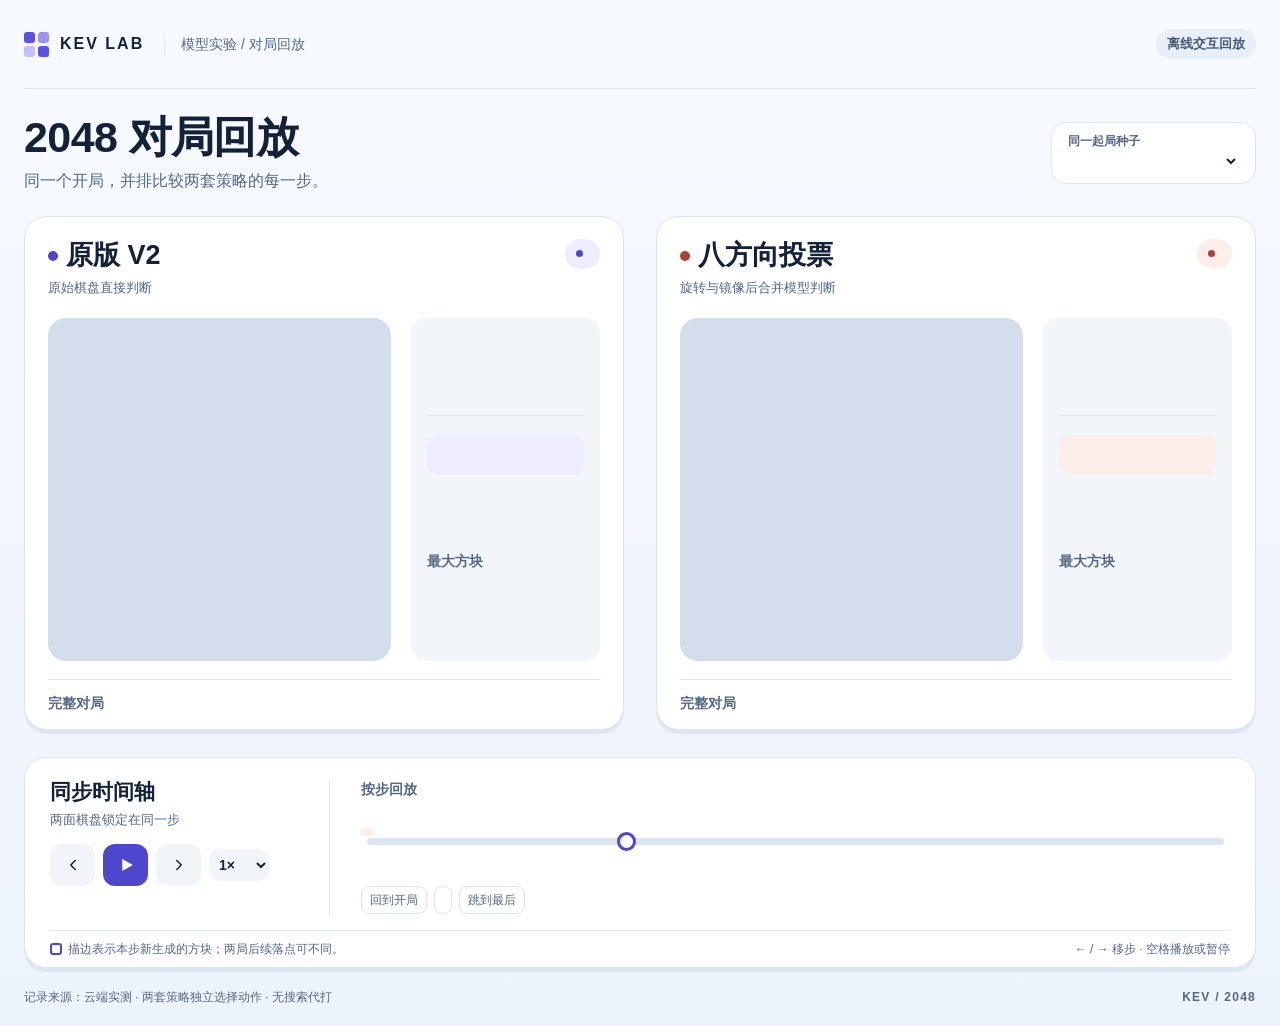
<file: replay/template.html>
<!doctype html>
<html lang="zh-CN">
<head>
<meta charset="utf-8">
<meta name="viewport" content="width=device-width,initial-scale=1">
<meta name="color-scheme" content="light">
<title>2048 对局回放 · Kev Lab</title>
<style>
:root{--ink:#132238;--muted:#526882;--line:#dee6ef;--indigo:#4f46ce;--coral:#ae4132;--shadow:#dce6f2;--card:#fff}
*,*::before,*::after{box-sizing:border-box}
body{margin:0;min-height:100vh;color:var(--ink);background:linear-gradient(180deg,#f7faff,#edf3fa);font:16px/1.5 "Segoe UI","Noto Sans CJK SC","Microsoft Yahei","PingFang SC",sans-serif}
main{width:min(100% - 48px,1312px);margin:auto}
button,select,input{font:inherit}
button,select{cursor:pointer}
:focus-visible{outline:3px solid #7469f4;outline-offset:3px}
header{min-height:89px;display:flex;align-items:center;border-bottom:1px solid var(--line);gap:20px}
.brand{display:flex;align-items:center;gap:11px;font:700 16px/1.1 "Segoe UI",sans-serif;letter-spacing:2px;white-space:nowrap}
.icon{display:grid;grid-template-columns:repeat(2,11px);gap:3px}
.icon i{width:11px;height:11px;border-radius:3px;background:#5b50e5}
.icon i:nth-child(2){background:#9b94f4}
.icon i:nth-child(3){background:#c4befc}
.crumb{color:var(--muted);font-size:14px;padding-left:16px;border-left:1px solid var(--line)}
.pill{border-radius:999px;padding:5px 11px;font-size:13px;font-weight:700;background:#e9eff8;color:#455a76}
header .pill{margin-left:auto;white-space:nowrap}
.intro{display:flex;align-items:center;justify-content:space-between;gap:14px;padding:24px 0 23px}
h1,h2,p{margin:0}
h1{font-position:normal;font-size:clamp(28px,4vw,43px);letter-spacing:-.6px;line-height:1.12}
.subtitle{margin-top:8px;color:var(--muted)}
.seed{display:block;padding:9px 16px;background:white;border:1px solid var(--line);border-radius:15px;min-width:205px}
.seed span{display:block;font-size:12px;font-weight:700;color:var(--muted)}
.seed select{border:0;padding:2px 24px 2px 0;background:transparent;color:var(--ink);font-weight:700;font-variant-numeric:tabular-nums;width:100%}
.boards{display:grid;grid-template-columns:repeat(2,minmax(0,1fr));gap:32px}
.panel{--accent:var(--indigo);--tone:#eeecff;min-width:0;border:1px solid var(--line);border-radius:23px;background:var(--card);padding:22px 23px 15px;box-shadow:0 4px 0 var(--shadow)}
.panel[data-policy="d4"]{--accent:var(--coral);--tone:#fcefea}
.panel-head{display:flex;align-items:flex-start;justify-content:space-between;gap:8px;margin-bottom:20px}
.panel h2{font-size:clamp(19px,2.4vw,27px);line-height:1.23;display:flex;align-items:center;gap:8px;overflow-wrap:anywhere}
.panel h2::before{content:"";width:10px;height:10px;border-radius:50%;background:var(--accent);flex-shrink:0}
.panel-head p{color:var(--muted);font-size:13px;margin-top:6px}
.status{color:var(--accent);background:var(--tone);flex-shrink:0;white-space:nowrap}
.status::before{content:"";display:inline-block;width:7px;height:7px;border-radius:50%;background:currentColor;margin-right:6px;vertical-align:1px}
.panel-main{display:grid;grid-template-columns:minmax(0,368fr) minmax(0,202fr);gap:20px;align-items:stretch}
.board{background:#d3ddeb;border-radius:18px;padding:9px;aspect-ratio:1;display:grid;grid-template-columns:repeat(4,minmax(0,1fr));grid-template-rows:repeat(4,minmax(0,1fr));gap:6px;overflow:hidden;container-type:inline-size}
.tile{position:relative;border-radius:10px;display:grid;place-items:center;font-family:"Segoe UI",system-ui,sans-serif;font-size:9.1cqi;font-weight:750;background:#e3eaf2;color:#2d435a;min-width:0;line-height:1}
.tile.spawn{outline:3px solid var(--accent);outline-offset:-3px}
.tile.spawn::after{content:"";position:absolute;width:7px;height:7px;border-radius:50%;top:7px;right:7px;background:var(--accent)}
.tile[data-value="2"]{background:#fafcff}.tile[data-value="4"]{background:#edf0ff;color:#403d8e}.tile[data-value="8"]{background:#d9e4ff;color:#203e7d}.tile[data-value="16"]{background:#a7bff3;color:#192950}.tile[data-value="32"]{background:#5366ad;color:#fff}.tile[data-value="64"]{background:#333580;color:#fff}.tile[data-value="128"]{background:#332c72;color:#fff}.tile[data-value="256"]{background:#292259;color:#fff}
.stats{display:grid;grid-template-rows:repeat(3,minmax(0,auto));align-content:stretch;gap:5px;background:#f2f6fb;border-radius:15px;padding:15px 16px 12px;min-width:0;margin:0}
.metric{min-width:0}
.metric dt{margin:0 0 5px;color:var(--muted);font-size:14px;font-weight:650}
.metric dd{margin:0;font-family:"Segoe UI","Noto Sans CJK SC","Microsoft Yahei",sans-serif;font-variant-numeric:tabular-nums;line-height:1.1;font-size:clamp(20px,3vw,42px);font-weight:750}
.metric.move{border-top:1px solid var(--line);padding-top:14px}
.metric.move dd{background:var(--tone);color:var(--accent);border-radius:10px;padding:10px;font-size:16px;min-height:40px;display:flex;align-items:center;gap:10px}
.metric.move .arrow{font-size:23px;line-height:1}
.metric.tile-best dd{font-size:clamp(18px,2.5vw,30px)}
.panel-foot{border-top:1px solid var(--line);padding-top:13px;margin-top:18px;display:flex;flex-wrap:wrap;justify-content:space-between;gap:3px 10px;font-size:14px;font-weight:700}
.panel-foot span:first-child{color:var(--muted)}
.timeline{margin-top:27px;padding:21px 25px 9px;border:1px solid var(--line);border-radius:22px;background:#fff;box-shadow:0 4px 0 var(--shadow)}
.timeline-main{display:grid;grid-template-columns:245px minmax(0,1fr);gap:34px;align-items:stretch}
.timeline h2{font-size:21px;line-height:1.2}
.timeline .hint{margin-top:5px;font-size:13px;color:var(--muted)}
.controlbar{display:flex;gap:8px;align-items:center;margin-top:15px}
.controlbar button{width:45px;height:42px;padding:0;background:#f1f5fa;border:0;border-radius:12px;color:var(--ink);font-weight:700;display:grid;place-items:center;flex-shrink:0}
.controlbar button:disabled{cursor:not-allowed;opacity:.5}
.controlbar button:not(:disabled):hover{filter:brightness(.95)}
.controlbar button svg{width:18px;height:18px}
.controlbar button.play{background:var(--indigo);color:#fff}
.controlbar select{border:0;background:#f1f5fa;border-radius:10px;padding:7px 6px;font-size:14px;font-weight:700;max-width:68px;color:var(--ink)}
.track{border-left:1px solid var(--line);padding-left:31px;min-width:0;display:flex;flex-direction:column;justify-content:space-between}
.track-top{display:flex;justify-content:space-between;align-items:center;gap:8px}
.track-top label{font-size:14px;font-weight:700;color:var(--muted)}
#turn-output{font-size:17px;font-weight:700;white-space:nowrap;font-variant-numeric:tabular-nums}
input[type="range"]{appearance:none;width:100%;margin:0;background:transparent;height:30px;cursor:pointer;accent-color:var(--indigo)}
input[type="range"]::-webkit-slider-runnable-track{height:7px;border-radius:15px;background:linear-gradient(to right,var(--indigo) 0 var(--position,0%),#dce6f1 var(--position,0%) 100%)}
input[type="range"]::-webkit-slider-thumb{appearance:none;border:3px solid var(--indigo);background:#fff;width:19px;height:19px;border-radius:50%;margin-top:-6px}
input[type="range"]::-moz-range-track{height:7px;border-radius:15px;background:linear-gradient(to right,var(--indigo) 0 var(--position,0%),#dce6f1 var(--position,0%) 100%)}
input[type="range"]::-moz-range-thumb{border:3px solid var(--indigo);background:#fff;width:15px;height:15px;border-radius:50%}
.track-range{margin:26px 6px 0;position:relative}
.tick{position:absolute;top:26px;transform:translateX(-50%);font-size:12px;color:var(--muted);font-variant-numeric:tabular-nums}
.end-marker{position:absolute;bottom:27px;transform:translateX(-50%);border:0;color:var(--coral);background:#fcefea;font-size:11px;font-weight:700;padding:4px 7px;border-radius:9px;white-space:nowrap}
.end-marker[hidden]{display:none}
.jumps{display:flex;gap:7px;flex-wrap:wrap;font-size:12px;margin-top:23px;padding-bottom:3px}
.jumps button{border:1px solid var(--line);padding:4px 8px;border-radius:8px;background:white;color:var(--muted)}
.jumps button:hover{border-color:var(--indigo);color:var(--indigo)}
.legend{margin-top:13px;padding-top:9px;border-top:1px solid var(--line);display:flex;justify-content:space-between;gap:8px;color:var(--muted);font-size:12px}
.legend i{display:inline-block;width:12px;height:12px;border:2px solid var(--indigo);border-radius:3px;vertical-align:-2px;margin-right:6px}
.page-foot{padding:20px 0;display:flex;gap:10px;justify-content:space-between;color:var(--muted);font-size:12px}
.page-foot strong{letter-spacing:1.25px;white-space:nowrap}
@media(max-width:1060px){.boards{gap:18px}.panel{padding:17px}.panel-main{gap:11px}.stats{padding:10px}.metric dt{font-size:12px}.metric.move{padding-top:8px}.metric.move dd{min-height:34px;padding:6px;font-size:14px}}
@media(max-width:800px){main{width:calc(100% - 32px)}header{min-height:58px}.intro{padding:19px 0}.panel-main{grid-template-columns:1fr}.stats{grid-template-columns:repeat(3,minmax(0,1fr));grid-template-rows:auto;gap:6px;padding:10px;align-items:start}.metric.move{border:0;padding:0}.metric.move dd{min-height:0;padding:3px 4px;gap:4px;white-space:nowrap}.metric.move .arrow{font-size:17px}.metric dt{margin-bottom:4px}.board{max-width:100%}.timeline-main{grid-template-columns:1fr;gap:15px}.track{border-left:0;border-top:1px solid var(--line);padding:12px 0 0}}
@media(max-width:520px){main{width:calc(100% - 22px)}header{gap:9px;min-height:49px}.brand{font-size:12px;letter-spacing:1.2px;gap:6px}.icon{grid-template-columns:repeat(2,8px);gap:2px}.icon i{width:8px;height:8px;border-radius:2px}.crumb{font-size:11px;padding-left:7px}.pill{font-size:11px;padding:4px 6px}.status::before{width:5px;height:5px;margin-right:3px}.intro{display:block;padding:14px 0}.subtitle{font-size:13px;margin-top:5px}.seed{margin-top:9px;padding:3px 7px;min-width:0;display:inline-flex;gap:5px;align-items:center}.seed span{font-size:10px}.seed select{padding:2px;font-size:12px;width:auto}.boards{gap:8px}.panel{padding:9px 6px 8px;border-radius:12px}.panel-head{display:block;margin-bottom:6px}.panel h2{font-size:15px;gap:5px}.panel h2::before{width:6px;height:6px}.panel-head p{display:none}.status{display:inline-block;margin-top:4px}.panel-main{gap:5px}.board{padding:4px;gap:3px;border-radius:9px}.tile{border-radius:5px;font-size:11.7cqi}.tile.spawn{outline-width:2px;outline-offset:-2px}.tile.spawn::after{width:4px;height:4px;top:4px;right:4px}.stats{padding:5px 4px;gap:3px;border-radius:7px}.metric dt{font-size:10px;line-height:1.12;margin-bottom:5px;min-height:22px}.metric dd,.metric.tile-best dd{font-size:17px}.metric.move dd{font-size:10px;padding:3px 2px;gap:1px}.metric.move .arrow{font-size:12px}.panel-foot{display:block;margin-top:6px;padding-top:6px;font-size:10px}.panel-foot span:first-child{display:block}.timeline{margin-top:12px;padding:11px 10px 7px;border-radius:12px}.timeline h2{font-size:17px}.timeline .hint{font-size:11px}.timeline-main{gap:8px}.controlbar{margin-top:8px}.controlbar button{width:44px;height:44px}.track{padding-top:7px}.track-top label,.jumps{font-size:11px}#turn-output{font-size:14px}.track-range{margin:24px 7px 0}.legend{margin-top:7px;font-size:10px}.legend .shortcuts{display:none}.page-foot{font-size:9px;padding:10px 0}}
@media(prefers-reduced-motion:reduce){*{scroll-behavior:auto!important}}
</style>
</head>
<body>
<main>
<header><div class="brand"><span class="icon" aria-hidden="true"><i></i><i></i><i></i><i></i></span>KEV LAB</div><p class="crumb">模型实验 / 对局回放</p><span class="pill">离线交互回放</span></header>
<section class="intro" aria-labelledby="main-title">
<div><h1 id="main-title">2048 对局回放</h1><p class="subtitle">同一个开局，并排比较两套策略的每一步。</p></div>
<label class="seed"><span>同一起局种子</span><select id="seed" aria-label="对局种子"></select></label>
</section>
<section class="boards" aria-label="对局棋盘">
<article class="panel" data-policy="identity">
<div class="panel-head"><div><h2>原版 V2</h2><p>原始棋盘直接判断</p></div><span class="pill status"></span></div>
<div class="panel-main">
<div class="board" role="img"></div>
<dl class="stats"><div class="metric"><dt class="score-label"></dt><dd class="score"></dd></div><div class="metric move"><dt class="move-label"></dt><dd><span class="arrow" aria-hidden="true"></span><span class="move-name"></span></dd></div><div class="metric tile-best"><dt>最大方块</dt><dd class="best"></dd></div></dl>
</div><div class="panel-foot"><span>完整对局</span><span class="final"></span></div>
</article>
<article class="panel" data-policy="d4">
<div class="panel-head"><div><h2>八方向投票</h2><p>旋转与镜像后合并模型判断</p></div><span class="pill status"></span></div>
<div class="panel-main">
<div class="board" role="img"></div>
<dl class="stats"><div class="metric"><dt class="score-label"></dt><dd class="score"></dd></div><div class="metric move"><dt class="move-label"></dt><dd><span class="arrow" aria-hidden="true"></span><span class="move-name"></span></dd></div><div class="metric tile-best"><dt>最大方块</dt><dd class="best"></dd></div></dl>
</div><div class="panel-foot"><span>完整对局</span><span class="final"></span></div>
</article>
</section>
<section class="timeline" aria-labelledby="timeline-title">
<div class="timeline-main">
<div><h2 id="timeline-title">同步时间轴</h2><p class="hint">两面棋盘锁定在同一步</p>
<div class="controlbar">
<button type="button" id="prev" aria-label="上一步" title="上一步（←）"><svg aria-hidden="true" viewBox="0 0 24 24" fill="none" stroke="currentColor" stroke-width="2" stroke-linecap="round" stroke-linejoin="round"><path d="M15 6l-6 6 6 6"/></svg></button>
<button type="button" class="play" id="play" aria-label="播放" title="播放或暂停（空格）"><svg aria-hidden="true" viewBox="0 0 24 24" fill="currentColor"><path d="M7 4l14 8-14 8z"/></svg></button>
<button type="button" id="next" aria-label="下一步" title="下一步（→）"><svg aria-hidden="true" viewBox="0 0 24 24" fill="none" stroke="currentColor" stroke-width="2" stroke-linecap="round" stroke-linejoin="round"><path d="M9 6l6 6-6 6"/></svg></button>
<select id="speed" aria-label="播放速度"><option value="0.5">0.5×</option><option value="1" selected>1×</option><option value="2">2×</option><option value="4">4×</option></select>
</div></div>
<div class="track"><div class="track-top"><label for="seek">按步回放</label><output id="turn-output" for="seek"></output></div>
<div class="track-range"><button type="button" class="end-marker" id="marker"></button><input type="range" id="seek" min="0" max="178" step="1" value="53"><div id="ticks" aria-hidden="true"></div></div>
<div class="jumps"><button type="button" id="jump-start">回到开局</button><button type="button" id="jump-divergence"></button><button type="button" id="jump-end">跳到最后</button></div></div>
</div>
<div class="legend"><span><i aria-hidden="true"></i>描边表示本步新生成的方块；两局后续落点可不同。</span><span class="shortcuts">← / → 移步 · 空格播放或暂停</span></div>
</section>
<footer class="page-foot"><span>记录来源：云端实测 · 两套策略独立选择动作 · 无搜索代打</span><strong>KEV / 2048</strong></footer>
<noscript>要播放对局，请在浏览器中启用 JavaScript。回放文件无需联网。</noscript>
</main>
<script>
'use strict';
const matches = /*__SERIALIZED_DATA__*/;
const $ = (q, root=document)=>root.querySelector(q);
const seedSelect=$('#seed'), seek=$('#seek'), play=$('#play'), prev=$('#prev'), next=$('#next'), speed=$('#speed'), marker=$('#marker');
const turnText=$('#turn-output'), ticks=$('#ticks'), divergence=$('#jump-divergence');
const names={up:['↑','向上'],down:['↓','向下'],left:['←','向左'],right:['→','向右']};
const fmt=new Intl.NumberFormat('zh-CN');
let match=matches[0], turn=53, maxTurn=0, timer=null, playing=false;
const panels={};
for(const p of document.querySelectorAll('.panel')){
 const cells=Array.from({length:16},()=>{
   const t=document.createElement('div');t.className='tile';t.setAttribute('aria-hidden','true');$('.board',p).append(t);return t;
 });
 panels[p.dataset.policy]={nodes:[...cells],board:$('.board',p),title:$('h2',p).textContent,status:$('.status',p),scoreLabel:$('.score-label',p),score:$('.score',p),moveLabel:$('.move-label',p),move:$('.move-name',p),arrow:$('.arrow',p),best:$('.best',p),final:$('.final',p)};
}
for(const sample of matches){const option=document.createElement('option'); option.value=sample.seed;option.textContent=sample.seed;seedSelect.append(option)}
function putPanel(key){
 const rec=match[key], refs=panels[key], end=rec.frames.length, shown=Math.min(turn,end), frozen=turn>end;
 const [board,score,action,spawn]=shown?rec.frames[shown-1]:[match.start,0,null,-1];
 for(let i=0;i<16;i++){const tile=refs.nodes[i];tile.dataset.value=board[i];tile.textContent=board[i]||''; const fresh=i===spawn&&!frozen;tile.classList.toggle('spawn',fresh); if(fresh)tile.title='本步新方块：第 '+(Math.floor(i/4)+1)+' 行，第 '+(i%4+1)+' 列'; else tile.removeAttribute('title')}
 const rows=[];for(let i=0;i<16;i+=4)rows.push(board.slice(i,i+4).map(x=>x||'空').join('、'));
 refs.board.setAttribute('aria-label',refs.title+'棋盘：'+rows.join('；')+(spawn>=0&&!frozen?'。新方块在第 '+(Math.floor(spawn/4)+1)+' 行第 '+(spawn%4+1)+' 列':''));
 refs.status.textContent=!turn?'同一开局':shown<end?'还可继续':rec.end==='terminal'?'已结束':'到达上限';
 refs.scoreLabel.textContent=!shown?'开局得分':'第 '+shown+' 步后得分';refs.score.textContent=fmt.format(score);
 refs.moveLabel.textContent=frozen?'本步动作':action?'本步动作':'开局状态';
 refs.arrow.textContent=!frozen&&action?names[action][0]:'';
 refs.move.textContent=frozen?'无新动作':action?names[action][1]:'还未移动';
 refs.best.textContent=Math.max(...board);
 const final=fmt.format(rec.frames[end-1][1]);refs.final.textContent='最终 '+final+' 分 · 第 '+end+' 步'+(rec.end==='terminal'?'自然结束':'达到记录上限');
}
function draw(){for(const k of Object.keys(panels))putPanel(k);seek.value=turn;seek.setAttribute('aria-valuetext','第 '+turn+' / '+maxTurn+' 步');seek.style.setProperty('--position',(100*turn/maxTurn)+'%');turnText.textContent='第 '+turn+' / '+maxTurn+' 步';prev.disabled=turn<=0;next.disabled=turn>=maxTurn}
function refreshPlay(){play.setAttribute('aria-label',playing?'暂停':'播放');play.innerHTML=playing?'<svg aria-hidden="true" viewBox="0 0 24 24" fill="currentColor"><path d="M6 5h4v14H6zm8 0h4v14h-4z"/></svg>':'<svg aria-hidden="true" viewBox="0 0 24 24" fill="currentColor"><path d="M7 4l14 8-14 8z"/></svg>'}
function stop(){clearTimeout(timer);timer=null;playing=false;refreshPlay()}
function setTurn(t, cancel=true){if(cancel)stop(); turn=Math.min(maxTurn,Math.max(0,Number(t)));draw()}
function stepPlayback(){clearTimeout(timer);if(!playing)return;if(turn>=maxTurn){stop();return}timer=setTimeout(()=>{setTurn(turn+1,false);stepPlayback()},650/Number(speed.value))}
function toggle(){if(playing){stop();return}if(turn>=maxTurn)setTurn(0,false);playing=true;refreshPlay();stepPlayback()}
function setMatch(selected, initial=false){
 stop();match=selected;maxTurn=Math.max(match.identity.frames.length,match.d4.frames.length);seek.max=maxTurn;
 const marks=[0,Math.round(maxTurn/4),Math.round(maxTurn/2),Math.round(maxTurn*3/4),maxTurn];
 ticks.replaceChildren(...marks.map(t=>{const e=document.createElement('span');e.className='tick';e.style.left=(100*t/maxTurn)+'%';e.textContent=t;return e}));
 const dEnd=match.d4.frames.length;
 marker.hidden=dEnd>=maxTurn;
 marker.style.left=(100*dEnd/maxTurn)+'%';marker.textContent=match.d4.end==='terminal'?'投票版终局':'投票版截断';marker.onclick=()=>setTurn(dEnd);
 divergence.hidden=!match.divergence;divergence.textContent='首次分岔 · 第 '+match.divergence+' 步';
 setTurn(initial&&match.seed===96626001?53:0,false)
}
seedSelect.addEventListener('change',()=>setMatch(matches.find(x=>String(x.seed)===seedSelect.value)));
seek.addEventListener('input',()=>setTurn(seek.value));
prev.addEventListener('click',()=>setTurn(turn-1));next.addEventListener('click',()=>setTurn(turn+1));
play.addEventListener('click',toggle);speed.addEventListener('change',stepPlayback);
$('#jump-start').addEventListener('click',()=>setTurn(0));$('#jump-end').addEventListener('click',()=>setTurn(maxTurn));
divergence.addEventListener('click',()=>setTurn(match.divergence));
document.addEventListener('keydown',e=>{
 if(e.altKey||e.ctrlKey||e.metaKey||e.shiftKey||e.target instanceof HTMLElement&&/^(INPUT|SELECT|TEXTAREA|BUTTON)$/.test(e.target.tagName))return;
 if(e.key==='ArrowLeft'){e.preventDefault();setTurn(turn-1)}
 else if(e.key==='ArrowRight'){e.preventDefault();setTurn(turn+1)}
 else if(e.key===' '){e.preventDefault();toggle()}
});
setMatch(matches[0],true);
</script>
</body>
</html>
</file>
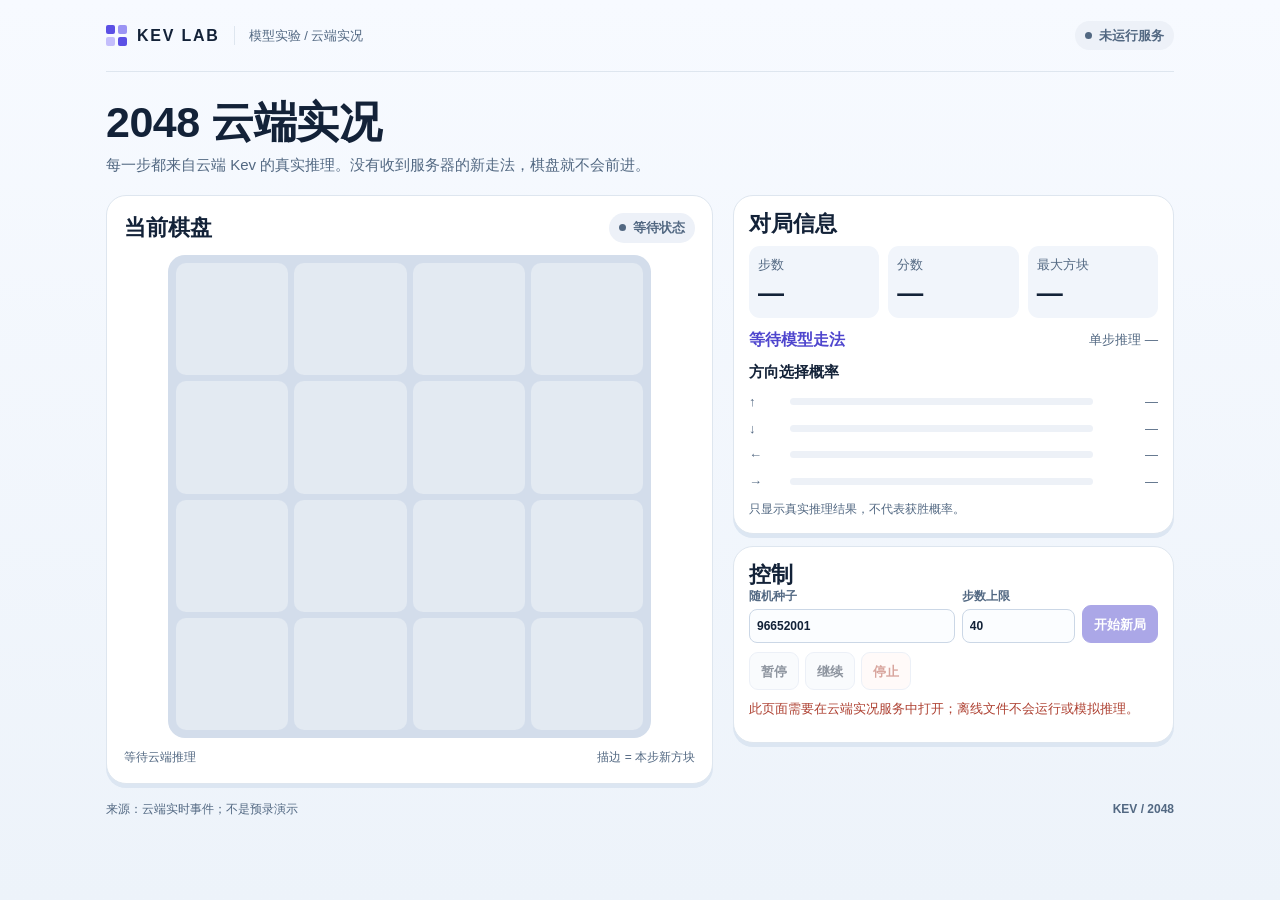
<file: workbench/console.html>
<!doctype html>
<html lang="zh-CN">
<head>
<meta charset="utf-8">
<meta name="viewport" content="width=device-width,initial-scale=1">
<meta name="color-scheme" content="light">
<title>2048 云端实况 · Kev Lab</title>
<style>
:root{--ink:#132238;--muted:#526882;--line:#dee6ef;--indigo:#4f46ce;--purple:#eeecff;--coral:#ae4132;--ok:#16715e;--shadow:#dce6f2}
*{box-sizing:border-box}
body{margin:0;min-height:100dvh;color:var(--ink);background:linear-gradient(180deg,#f7faff,#edf3fa);font:16px/1.5 "Segoe UI","Noto Sans CJK SC","Microsoft Yahei","PingFang SC",sans-serif}
main{max-width:1068px;width:calc(100% - 44px);margin:auto}
button,input{font:inherit}
button:focus-visible,input:focus-visible{outline:3px solid #857bf3;outline-offset:3px}
h1,h2,h3,p,dl,dd{margin:0}
header{height:72px;display:flex;align-items:center;border-bottom:1px solid var(--line);gap:14px}
.brand{display:flex;align-items:center;gap:10px;font-weight:800;letter-spacing:.11em;white-space:nowrap}
.logo{display:grid;grid-template-columns:repeat(2,9px);gap:3px}
.logo i{width:9px;height:9px;border-radius:2px;background:#5b50e5}
.logo i:nth-child(2){background:#9b94f4}.logo i:nth-child(3){background:#c4befc}
.crumb{color:var(--muted);font-size:13px;padding-left:14px;border-left:1px solid var(--line)}
.pill{display:inline-flex;align-items:center;gap:7px;border-radius:999px;padding:5px 10px;background:#edf1f8;color:#526882;font-size:13px;font-weight:700;white-space:nowrap}
.pill::before{content:"";width:7px;height:7px;border-radius:50%;background:currentColor}
.pill[data-kind=connected],.pill[data-kind=running],.pill[data-kind=move]{color:var(--ok);background:#e7f6ef}
.pill[data-kind=connecting],.pill[data-kind=loading],.pill[data-kind=paused],.pill[data-kind=cap]{color:#76501f;background:#fff3dc}
.pill[data-kind=disconnected],.pill[data-kind=error]{color:var(--coral);background:#fcefea}
header .pill{margin-left:auto}
.intro{padding:25px 0 19px}
h1{font-size:clamp(29px,4.5vw,43px);letter-spacing:-.5px;line-height:1.2;margin-bottom:5px}
.sub{color:var(--muted);font-size:15px}
.card{border:1px solid var(--line);border-radius:20px;background:#fff;box-shadow:0 4px 0 var(--shadow)}
.desk{display:grid;grid-template-columns:minmax(0,1.28fr) minmax(0,.93fr);gap:20px;align-items:start}
.board-card{padding:17px}
.board-top{display:flex;justify-content:space-between;align-items:center;gap:8px;margin:0 0 12px}
h2{font-size:22px;line-height:1.15}
.board{position:relative;aspect-ratio:1;max-width:483px;width:100%;margin:auto;background:#d3ddeb;border-radius:17px;padding:8px;gap:6px;display:grid;grid-template:repeat(4,minmax(0,1fr))/repeat(4,minmax(0,1fr));overflow:hidden;container-type:inline-size;--accent:var(--indigo)}
.tile{position:relative;border-radius:10px;display:grid;place-items:center;background:#e3eaf2;color:#2d435a;font:750 clamp(18px,8.8cqi,42px)/1 "Segoe UI",system-ui,sans-serif;min-width:0}
.tile[data-value="2"]{background:#fafcff}.tile[data-value="4"]{background:#edf0ff;color:#403d8e}.tile[data-value="8"]{background:#d9e4ff;color:#203e7d}.tile[data-value="16"]{background:#a7bff3;color:#192950}.tile[data-value="32"]{background:#5366ad;color:#fff}.tile[data-value="64"]{background:#333580;color:#fff}.tile[data-value="128"]{background:#332c72;color:#fff}.tile[data-value="256"]{background:#292259;color:#fff}.tile[data-value="512"]{background:#233160;color:#fff}.tile[data-value="1024"]{background:#115548;color:#fff}.tile[data-value="2048"]{background:#815720;color:#fff}
.tile.spawn{outline:3px solid var(--accent);outline-offset:-3px}
.tile.spawn::after{content:"";position:absolute;width:7px;height:7px;border-radius:50%;top:7px;right:7px;background:var(--accent)}
.board.is-sliding>.tile{color:transparent!important;background:#e3eaf2!important;outline:none!important}
.board.is-sliding>.tile::after{display:none}
.fx-layer{position:absolute;inset:0;pointer-events:none;z-index:2;overflow:hidden}
.tile.fx-tile{position:absolute;max-width:none;will-change:transform,opacity}
.board-foot{display:flex;justify-content:space-between;gap:8px;color:var(--muted);font-size:12px;margin-top:10px}
.side{display:grid;gap:12px}
.side section,.controls{padding:15px}
.metrics{display:grid;grid-template-columns:repeat(3,minmax(0,1fr));gap:9px;margin-top:10px}
.metric{background:#f1f5fb;border-radius:11px;padding:9px}
.metric dt{color:var(--muted);font-size:13px}
.metric dd{font-size:26px;font-weight:760;line-height:1.18;overflow-wrap:anywhere;font-variant-numeric:tabular-nums;margin-top:3px}
.action{display:flex;justify-content:space-between;align-items:center;gap:6px;margin:10px 0 9px;font-weight:700;color:var(--indigo)}
.action small{color:var(--muted);font-weight:500}
#probability{display:grid;gap:7px;margin-top:9px}
.prob{display:grid;grid-template-columns:33px 1fr 57px;align-items:center;gap:8px;color:var(--muted);font-size:13px}
.prob.chosen{color:var(--indigo);font-weight:750}
.bar{border-radius:25px;background:#edf1f7;height:7px;overflow:hidden}
.bar i{display:block;width:0;height:100%;background:#8d86ed;border-radius:inherit}
.prob.chosen .bar i{background:var(--indigo)}
.pvalue{text-align:right;font-variant-numeric:tabular-nums}
#probability-caption{margin-top:9px;font-size:12px;color:var(--muted)}
h3{font-size:15px;margin-bottom:7px}
form{display:grid;grid-template-columns:minmax(100px,1fr) minmax(72px,.55fr) auto;gap:7px;align-items:end}
label{font-size:12px;font-weight:700;color:var(--muted);display:block}
input{display:block;width:100%;min-width:0;margin-top:4px;padding:7px;border-radius:8px;border:1px solid #cbd7e6;background:#fbfdff;color:var(--ink);font-variant-numeric:tabular-nums}
button{border:1px solid #d7e1f0;border-radius:9px;background:#f4f7fc;color:var(--ink);padding:8px 11px;font-size:13px;font-weight:740;min-height:38px;cursor:pointer}
button.primary{background:var(--indigo);color:white;border-color:var(--indigo)}
button.danger{color:var(--coral);background:#fff6f3}
button:disabled{opacity:.47;cursor:not-allowed}
.buttons{display:flex;flex-wrap:wrap;gap:6px;margin-top:9px}
.notice{font-size:13px;color:var(--muted);min-height:2.1em;margin-top:9px;overflow-wrap:anywhere}
.notice[data-error=true]{color:var(--coral)}
footer{font-size:12px;color:var(--muted);padding:16px 0 19px;display:flex;justify-content:space-between;gap:8px}
code{white-space:nowrap}
@media(max-width:840px){main{width:calc(100% - 28px)}.desk{gap:12px}.board-card{padding:12px}.side section,.controls{padding:11px}.metric{padding:6px}.metric dd{font-size:21px}.prob{gap:6px}}
@media(max-width:650px){main{width:calc(100% - 24px);max-width:500px}header{height:50px;gap:8px}.crumb{font-size:11px;padding-left:6px}.brand{font-size:13px;gap:6px}.logo{grid-template-columns:repeat(2,7px);gap:2px}.logo i{width:7px;height:7px}.pill{font-size:11px;padding:4px 6px;gap:5px}.pill::before{width:6px;height:6px}.intro{padding:12px 0}.sub{font-size:12px}.desk{grid-template-columns:1fr}.board-card{padding:9px}.board{padding:6px;gap:4px}.tile{border-radius:7px}.board-top{margin-bottom:6px}.board-top h2{font-size:18px}.board-foot{font-size:11px;margin-top:6px}.side{grid-template-columns:1fr}.metric dd{font-size:22px}.side section,.controls{padding:10px}footer{font-size:11px}}
@media(prefers-reduced-motion:reduce){*,*::before,*::after{scroll-behavior:auto!important}}
</style>
<link rel="stylesheet" href="launcher/studio-monitor.css">
</head>
<body>
<main>
<header>
<div class="brand"><span class="logo" aria-hidden="true"><i></i><i></i><i></i><i></i></span>KEV LAB</div>
<span class="crumb">模型实验 / 云端实况</span><span class="pill" id="connection" data-kind="connecting">正在连接</span>
</header>
<section class="intro">
<h1>2048 云端实况</h1>
<p class="sub">每一步都来自云端 Kev 的真实推理。没有收到服务器的新走法，棋盘就不会前进。</p>
</section>
<div class="desk">
<section class="card board-card" aria-labelledby="board-title">
<div class="board-top"><h2 id="board-title">当前棋盘</h2><span class="pill" id="status" data-kind="ready">等待状态</span></div>
<div class="board" id="board" data-tile-motion role="img" aria-label="棋盘尚未启动"></div>
<div class="board-foot"><span id="route">等待云端推理</span><span>描边 = 本步新方块</span></div>
</section>
<div class="side">
<section class="card" aria-labelledby="data-title">
<h2 id="data-title">对局信息</h2>
<dl class="metrics">
<div class="metric"><dt>步数</dt><dd id="turn">—</dd></div>
<div class="metric"><dt>分数</dt><dd id="score">—</dd></div>
<div class="metric"><dt>最大方块</dt><dd id="max-tile">—</dd></div>
</dl>
<div class="action"><span id="action">等待模型走法</span><small id="timing">单步推理 —</small></div>
<h3>方向选择概率</h3>
<div id="probability" aria-label="模型在合法方向中的选择概率"></div>
<p id="probability-caption">只显示真实推理结果，不代表获胜概率。</p>
</section>
<section class="card controls" aria-labelledby="controls-title">
<h2 id="controls-title">控制</h2>
<form id="start-form">
<label>随机种子<input id="seed" type="number" min="0" max="2147483647" step="1" value="96652001" required></label>
<label>步数上限<input id="cap" type="number" min="1" max="120" step="1" value="40" required></label>
<button class="primary" id="start" type="submit" disabled>开始新局</button>
</form>
<div class="buttons">
<button id="pause" type="button" disabled>暂停</button>
<button id="resume" type="button" disabled>继续</button>
<button id="stop" class="danger" type="button" disabled>停止</button>
</div>
<p class="notice" id="notice" role="status">正在等待云端连接。</p>
</section>
</div>
</div>
<footer><span id="source">来源：云端实时事件；不是预录演示</span><strong>KEV / 2048</strong></footer>
</main>
<script>
'use strict';
const $=id=>document.getElementById(id);
const nodes={board:$('board'),status:$('status'),connection:$('connection'),route:$('route'),turn:$('turn'),score:$('score'),tile:$('max-tile'),action:$('action'),timing:$('timing'),notice:$('notice'),probability:$('probability'),caption:$('probability-caption'), seed:$('seed'),cap:$('cap'),start:$('start'),pause:$('pause'),resume:$('resume'),stop:$('stop')};
const dirs={up:['↑','向上'],down:['↓','向下'],left:['←','向左'],right:['→','向右']};
const names=dirs;
const types={ready:'已就绪',loading:'加载模型',running:'推理进行中',move:'推理进行中',paused:'已暂停',terminal:'自然终局',cap:'达到上限',stopped:'已停止',error:'推理失败'};
const states={connected:'已连接',connecting:'正在连接',disconnected:'连接中断',offline:'未运行服务'};
const profile={frozen_v2:'冻结 V2',official_kev_0_8b:'官方 Kev 0.8B'};
const keys=Object.keys(dirs);
const owns=(o,k)=>Object.prototype.hasOwnProperty.call(o,k);
const number=v=>Number.isFinite(v)?new Intl.NumberFormat('zh-CN').format(v):'—';
const reduced=typeof matchMedia==='function'?matchMedia('(prefers-reduced-motion: reduce)'):null;
const cells=Array.from({length:16},()=>{
 const e=document.createElement('div');e.className='tile';e.setAttribute('aria-hidden','true');nodes.board.append(e);return e;
});
const probabilities={};
for(const k of keys){
 const row=document.createElement('div');row.className='prob';
 const key=document.createElement('b');key.textContent=dirs[k][0];
 const bar=document.createElement('div');bar.className='bar';
 const fill=document.createElement('i');bar.append(fill);bar.setAttribute('aria-hidden','true');
 const value=document.createElement('span');value.className='pvalue';value.textContent='—';
 row.append(key,bar,value);nodes.probability.append(row);probabilities[k]={row,fill,value};
}
let current=null,lastMove=null,connection='connecting',events=null,pending=null;
const retired=new Set();
let effect=null,received=0,gap=false;
const endings=new Set(['terminal','cap','stopped','error']);
const notice=(s,error=false)=>{nodes.notice.textContent=s;nodes.notice.dataset.error=String(error)};
function buttons(){
 const status=current?.type, idle=status==='ready'||endings.has(status), active=!idle&&!!status;
 const able=connection==='connected'&&!pending;
 nodes.start.disabled=!able||!idle; nodes.seed.disabled=!able||!idle;nodes.cap.disabled=!able||!idle;
 nodes.pause.disabled=!able||!active||status==='paused';nodes.resume.disabled=!able||status!=='paused';nodes.stop.disabled=!able||!active;
}
function connectState(v){
 connection=v;nodes.connection.dataset.kind=v;nodes.connection.textContent=states[v];buttons();
}
function flatBoard(board){
 if(!Array.isArray(board)||board.length!==4||board.some(r=>!Array.isArray(r)||r.length!==4))return null;
 const flat=board.flat();return flat.every(x=>Number.isSafeInteger(x)&&x>=0&&x<=1048576&&(x===0||((x&(x-1))===0)))?flat:null;
}
function equal(a,b){return Array.isArray(a)&&Array.isArray(b)&&a.length===b.length&&a.every((v,i)=>v===b[i]);}
function validFrame(f){
 if(!f||typeof f!=='object'||!owns(types,f.type)||typeof f.run_id!=='string'||f.run_id.length>64||
 !Number.isSafeInteger(f.seq)||f.seq<0||!Number.isSafeInteger(f.seed)||f.seed<0||
 !Number.isSafeInteger(f.turn)||f.turn<0||!Number.isSafeInteger(f.score)||f.score<0)return false;
 const after=flatBoard(f.board);
 if(!after||f.tile!==Math.max(...after))return false;
 if(f.type!=='move')return true;
 const before=flatBoard(f.before),p=f.probabilities,s=f.spawn;
 if(!before||!owns(dirs,f.action)||!p||typeof p!=='object'||!owns(p,f.action)||!Array.isArray(s)||s.length!==3||
 !Number.isInteger(s[0])||!Number.isInteger(s[1])||s[0]<0||s[0]>3||s[1]<0||s[1]>3||![2,4].includes(s[2])||
 !Number.isFinite(f.decision_ms)||f.decision_ms<0||!Number.isSafeInteger(f.gained)||f.gained<0||
 after[4*s[0]+s[1]]!==s[2])return false;
 const entries=Object.entries(p);
 return entries.every(([k,v])=>owns(dirs,k)&&Number.isFinite(v)&&v>=0&&v<=1)&&
 Math.abs(entries.reduce((a,[,v])=>a+v,0)-1)<1e-4&&p[f.action]===Math.max(...Object.values(p));
}
function paintBoard(board,spawn){
 for(let i=0;i<16;i++){
  const node=cells[i];node.dataset.value=board[i];node.textContent=board[i]||'';
  node.classList.toggle('spawn',i===spawn);
 }
 const rows=Array.from({length:4},(_,i)=>board.slice(4*i,4*i+4).map(x=>x||'空').join('、'));
 nodes.board.setAttribute('aria-label','棋盘：'+rows.join('；'));
}
function clearEffect(){
 if(!effect)return;
 const e=effect;effect=null;
 e.timers.forEach(clearTimeout);e.animations.forEach(a=>a.cancel());e.layer.remove();
 nodes.board.classList.toggle('is-sliding',false);
}
if(reduced?.addEventListener)reduced.addEventListener('change',()=>{if(reduced.matches)clearEffect()});
window.addEventListener('resize',clearEffect);
document.addEventListener('visibilitychange',()=>{if(document.hidden)clearEffect()});
/* Deterministic one-slide visual layout, independent of the logged random spawn. */
function slidePlan(board, direction) {
 if (!Object.hasOwn(names,direction)) return null;
 const vertical=direction==='up'||direction==='down';
 const reverse=direction==='down'||direction==='right';
 const slid=Array(16).fill(0), moves=[], merges=[];
 for(let lane=0;lane<4;lane++){
  const cells=Array.from({length:4},(_,i)=>vertical?4*i+lane:4*lane+i);
  if(reverse) cells.reverse();
  const used=cells.filter(i=>board[i]!==0);
  for(let i=0,k=0;i<used.length;i++,k++){
   const from=used[i], to=cells[k], value=board[from];
   moves.push({from,to,value});
   if(i+1<used.length && board[used[i+1]]===value){
    moves.push({from:used[++i],to,value});
    slid[to]=value*2;
    merges.push(to);
   }else slid[to]=value;
  }
 }
 return {slid,moves,merges};
}

function motion(before,after,action,spawn){
 if(reduced?.matches||document.hidden||typeof Element.prototype.animate!=='function')return;
 const plan=slidePlan(before,action);
 if(!plan||plan.slid[spawn]!==0||!after.every((v,i)=>i===spawn||v===plan.slid[i]))return;
 const b=nodes.board.getBoundingClientRect();
 if(!b.width||!b.height)return;
 const rects=cells.map(node=>{
  const r=node.getBoundingClientRect();return {x:r.left-b.left,y:r.top-b.top,w:r.width,h:r.height};
 });
 const layer=document.createElement('div');layer.className='fx-layer';layer.setAttribute('aria-hidden','true');
 const fx={layer,timers:[],animations:[]};effect=fx;
 nodes.board.classList.toggle('is-sliding',true);nodes.board.append(layer);
 const tile=(cell,value,newBlock=false)=>{
  const r=rects[cell],d=document.createElement('div');d.className='tile fx-tile'+(newBlock?' spawn':'');
  d.textContent=value;d.dataset.value=value;
  Object.assign(d.style,{left:r.x+'px',top:r.y+'px',width:r.w+'px',height:r.h+'px'});layer.append(d);return d;
 };
 const animate=(el,frames,opts)=>fx.animations.push(el.animate(frames,opts));
 const defer=(ms,cb)=>fx.timers.push(setTimeout(()=>{if(effect===fx)cb()},ms));
 for(const m of plan.moves){
  const el=tile(m.from,m.value);if(m.from===m.to)continue;
  const a=rects[m.from],z=rects[m.to];animate(el,[{transform:'translate(0,0)'},{transform:'translate('+(z.x-a.x)+'px,'+(z.y-a.y)+'px)'}],{duration:216,easing:'cubic-bezier(.23,.74,.35,1)',fill:'forwards'});
 }
 defer(216,()=>{
  layer.replaceChildren();
  for(const [i,v] of plan.slid.entries())if(v){
   const el=tile(i,v);
   if(plan.merges.includes(i))animate(el,[{transform:'scale(.92)'},{transform:'scale(1.14)',offset:.42},{transform:'scale(1)'}],{duration:108,easing:'ease-out'});
  }
 });
 defer(324,()=>animate(tile(spawn,after[spawn],true),[{opacity:0,transform:'scale(.48)'},{opacity:1,transform:'scale(1.12)',offset:.65},{opacity:1,transform:'scale(1)'}],{duration:122,fill:'both',easing:'ease-out'}));
 defer(446,clearEffect);
}
function render(f,repaint){
 const board=flatBoard(f.board),move=lastMove?.turn===f.turn?lastMove:null;
 const spawn=move?4*move.spawn[0]+move.spawn[1]:-1;
 if(repaint)paintBoard(board,spawn);
 const label=f.type==='move'&&f.stop&&endings.has(f.stop)?f.stop:f.type;
 nodes.status.dataset.kind=label;nodes.status.textContent=types[label];
 nodes.route.textContent=(profile[f.profile]||'Kev')+' · 种子 '+f.seed+(Number.isInteger(f.cap)?' · 上限 '+f.cap+' 步':'');
 nodes.turn.textContent=number(f.turn);nodes.score.textContent=number(f.score);nodes.tile.textContent=number(f.tile);
 nodes.action.textContent=move?dirs[move.action].join(' '):'等待模型走法';
 nodes.timing.textContent=move?'单步推理 '+(move.decision_ms/1000).toFixed(2)+' 秒':'单步推理 —';
 for(const k of keys){
  const p=move?.probabilities;
  const q=p&&owns(p,k)?p[k]:null;
  const n=probabilities[k];n.fill.style.width=q===null?'0%':(q*100)+'%';
  n.value.textContent=q!==null?(q*100).toFixed(1)+'%':move?'不可走':'—';
  n.row.classList.toggle('chosen',k===move?.action);
 }
 if(label==='terminal')notice('已自然结束：没有合法走法。');
 else if(label==='cap')notice('已达到设置的步数上限；不等于自然结束。');
 else if(label==='stopped')notice('已停止，保留服务器最后确认的棋盘。');
 else if(label==='error')notice(typeof f.message==='string'?f.message.slice(0,180):'服务器推理失败，未使用替代策略。',true);
 else if(pending?.name==='pause'&&f.type!=='paused')notice('暂停请求已发送；如有一步正在推理，会在该步结束后暂停。');
 else if(pending?.name==='stop')notice('已请求停止，等待服务器确认。');
 else if (gap)notice('已同步服务器最新棋盘。中间未收到的帧没有补画。');
 else if(label==='paused')notice('已暂停，点「继续」恢复云端推理。');
 else if(label==='loading')notice('首次运行正在加载模型；加载完成前不会出现走法。');
 else if(label==='running'||label==='move')notice('正在等下一步云端推理。');
 else notice('云端已就绪，可开始一局。');
 buttons();
}
function accept(f,source='event',startedAt=received){
 if(!validFrame(f)||retired.has(f.run_id))return false;
 const same=current?.run_id===f.run_id, prior=current;
 if(same&&(f.seq<=prior.seq||f.turn<prior.turn))return false;
 // GET or command responses that raced a streamed replacement may not reset the new run.
 if(!same&&prior&&source!=='event'&&startedAt!==received)return false;
 if(prior&&!same){retired.add(prior.run_id);lastMove=null;gap=false;clearEffect()}
 const contiguous=!!same&&source==='event'&&connection==='connected'&&f.seq===prior.seq+1&&f.turn===prior.turn+1&&
  f.type==='move'&&equal(flatBoard(prior.board),flatBoard(f.before));
 if(same&&f.seq>prior.seq+1)gap=true;
 else if(contiguous)gap=false;
 if(f.type==='move')lastMove=f;
 else if(!lastMove||lastMove.turn!==f.turn)lastMove=null;
 const repaint=!same||!prior||f.turn!==prior.turn||f.type==='move';
 if(repaint)clearEffect();
 current=f;received++;
 if(pending&&((pending.name==='pause'&&f.type==='paused')||(pending.name==='resume'&&f.type==='running')||
   (pending.name==='start'&&!same)||(pending.name==='stop'&&endings.has(f.type))||endings.has(f.type)))pending=null;
 render(f,repaint);
 if(contiguous)motion(flatBoard(f.before),flatBoard(f.board),f.action,4*f.spawn[0]+f.spawn[1]);
 return true;
}
async function refresh(){
 const stamp=received;
 try{
  const r=await fetch('/state',{cache:'no-store'});
  if(r.ok)accept(await r.json(),'snapshot',stamp);
 }catch{}
}
async function command(name,data={}){
 if(connection!=='connected'||pending)return;
 const token={name};pending=token;buttons();
 const labels={start:'正在向云端请求开始新局。',pause:'暂停请求已发送；如有一步正在推理，会在该步结束后暂停。',resume:'已请求继续，等待服务器确认。',stop:'已请求停止，等待服务器确认。'};
 notice(labels[name]);const stamp=received;
 try{
  const r=await fetch('/'+name,{method:'POST',headers:{'Content-Type':'application/json'},body:JSON.stringify(data)});
  const f=await r.json();
  if(!r.ok)throw Error(typeof f.error==='string'?f.error:'请求失败');
  accept(f,'command',stamp);
  // Keep pending until an actual status when pausing/stopping/resuming.
  if(name==='start'&&pending===token){pending=null;buttons()}
 }catch(err){
  if(pending===token){pending=null;buttons();notice('云端未确认此操作：'+String(err.message||err).slice(0,140),true)}
  refresh();
 }
}
$('start-form').addEventListener('submit',e=>{
 e.preventDefault();if(nodes.start.disabled)return;
 const seed=nodes.seed.valueAsNumber,cap=nodes.cap.valueAsNumber;
 if(!Number.isSafeInteger(seed)||seed<0||seed>2147483647||!Number.isInteger(cap)||cap<1||cap>120){
  notice('请输入有效的整数种子和 1–120 步的上限。',true);return;
 }
 command('start',{seed,cap});
});
for(const name of ['pause','resume','stop'])nodes[name].addEventListener('click',()=>{if(!nodes[name].disabled)command(name)});
function openEvents(){
 if(typeof EventSource!=='function'||location.protocol!=='http:'||!['127.0.0.1','localhost'].includes(location.hostname)){
  connectState('offline');notice('此页面需要在云端实况服务中打开；离线文件不会运行或模拟推理。',true);return;
 }
 // Snapshot first: if joining an existing run, skip older retained events.
 Promise.race([refresh(),new Promise(resolve=>setTimeout(resolve,900))]).then(()=>{
  events=new EventSource('/events');
  events.addEventListener('open',()=>{const was=connection;connectState('connected');if(was==='disconnected')refresh()});
  events.addEventListener('frame',e=>{
   try {const frame=JSON.parse(e.data); if(!accept(frame)&&!validFrame(frame))notice('收到无效的云端帧，棋盘未更新。',true);}
   catch{notice('收到无效的云端帧，棋盘未更新。',true)}
  });
  events.addEventListener('error',()=>{
   connectState('disconnected');clearEffect();notice('连接中断，保留上一帧；重连后会同步云端最新状态。',true);
  });
 });
}
openEvents();

</script>
</body>
</html>
</file>
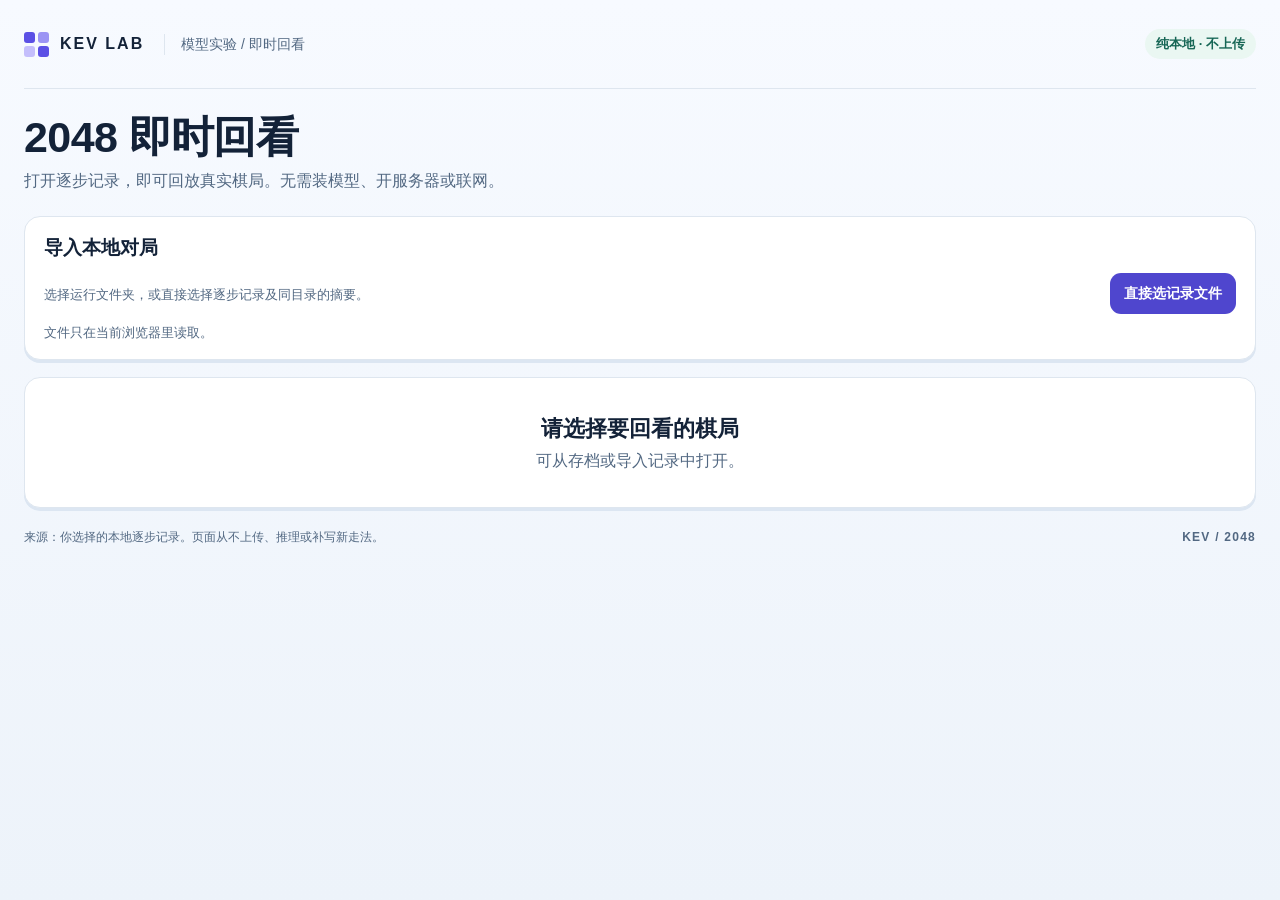
<file: workbench/launcher/replay-template.html>
<!doctype html>
<html lang="zh-CN">
<head>
<meta charset="utf-8">
<meta name="viewport" content="width=device-width,initial-scale=1">
<meta name="color-scheme" content="light">
<meta http-equiv="Content-Security-Policy" content="default-src 'none'; script-src 'unsafe-inline'; style-src 'unsafe-inline'; img-src data:; connect-src 'none'; form-action 'none'; base-uri 'none'">
<title>Kev 2048 即时回看</title>
<style>
:root{--ink:#132238;--muted:#526882;--line:#dee6ef;--indigo:#4f46ce;--coral:#ae4132;--shadow:#dce6f2;--card:#fff}
*,*::before,*::after{box-sizing:border-box}
body{margin:0;min-height:100vh;color:var(--ink);background:linear-gradient(180deg,#f7faff,#edf3fa);font:16px/1.5 "Segoe UI","Noto Sans CJK SC","Microsoft Yahei","PingFang SC",sans-serif}
main{width:min(100% - 48px,1312px);margin:auto}
button,select,input{font:inherit}
button,select{cursor:pointer}
:focus-visible{outline:3px solid #7469f4;outline-offset:3px}
header{min-height:89px;display:flex;align-items:center;border-bottom:1px solid var(--line);gap:20px}
.brand{display:flex;align-items:center;gap:11px;font:700 16px/1.1 "Segoe UI",sans-serif;letter-spacing:2px;white-space:nowrap}
.icon{display:grid;grid-template-columns:repeat(2,11px);gap:3px}
.icon i{width:11px;height:11px;border-radius:3px;background:#5b50e5}
.icon i:nth-child(2){background:#9b94f4}
.icon i:nth-child(3){background:#c4befc}
.crumb{color:var(--muted);font-size:14px;padding-left:16px;border-left:1px solid var(--line)}
.pill{border-radius:999px;padding:5px 11px;font-size:13px;font-weight:700;background:#e9eff8;color:#455a76}
header .pill{margin-left:auto;white-space:nowrap}
.intro{display:flex;align-items:center;justify-content:space-between;gap:14px;padding:24px 0 23px}
h1,h2,p{margin:0}
h1{font-position:normal;font-size:clamp(28px,4vw,43px);letter-spacing:-.6px;line-height:1.12}
.subtitle{margin-top:8px;color:var(--muted)}
.seed{display:block;padding:9px 16px;background:white;border:1px solid var(--line);border-radius:15px;min-width:205px}
.seed span{display:block;font-size:12px;font-weight:700;color:var(--muted)}
.seed select{border:0;padding:2px 24px 2px 0;background:transparent;color:var(--ink);font-weight:700;font-variant-numeric:tabular-nums;width:100%}
.boards{display:grid;grid-template-columns:repeat(2,minmax(0,1fr));gap:32px}
.panel{--accent:var(--indigo);--tone:#eeecff;min-width:0;border:1px solid var(--line);border-radius:23px;background:var(--card);padding:22px 23px 15px;box-shadow:0 4px 0 var(--shadow)}
.panel[data-policy="fixed"]{--accent:var(--coral);--tone:#fcefea}
.panel-head{display:flex;align-items:flex-start;justify-content:space-between;gap:8px;margin-bottom:20px}
.panel h2{font-size:clamp(19px,2.4vw,27px);line-height:1.23;display:flex;align-items:center;gap:8px;overflow-wrap:anywhere}
.panel h2::before{content:"";width:10px;height:10px;border-radius:50%;background:var(--accent);flex-shrink:0}
.panel-head p{color:var(--muted);font-size:13px;margin-top:6px}
.status{color:var(--accent);background:var(--tone);flex-shrink:0;white-space:nowrap}
.status::before{content:"";display:inline-block;width:7px;height:7px;border-radius:50%;background:currentColor;margin-right:6px;vertical-align:1px}
.panel-main{display:grid;grid-template-columns:minmax(0,368fr) minmax(0,202fr);gap:20px;align-items:stretch}
.board{background:#d3ddeb;border-radius:18px;padding:9px;aspect-ratio:1;display:grid;grid-template-columns:repeat(4,minmax(0,1fr));grid-template-rows:repeat(4,minmax(0,1fr));gap:6px;overflow:hidden;container-type:inline-size}
.tile{position:relative;border-radius:10px;display:grid;place-items:center;font-family:"Segoe UI",system-ui,sans-serif;font-size:9.1cqi;font-weight:750;background:#e3eaf2;color:#2d435a;min-width:0;line-height:1}
.tile.spawn{outline:3px solid var(--accent);outline-offset:-3px}
.tile.spawn::after{content:"";position:absolute;width:7px;height:7px;border-radius:50%;top:7px;right:7px;background:var(--accent)}
.tile[data-value="2"]{background:#fafcff}.tile[data-value="4"]{background:#edf0ff;color:#403d8e}.tile[data-value="8"]{background:#d9e4ff;color:#203e7d}.tile[data-value="16"]{background:#a7bff3;color:#192950}.tile[data-value="32"]{background:#5366ad;color:#fff}.tile[data-value="64"]{background:#333580;color:#fff}.tile[data-value="128"]{background:#332c72;color:#fff}.tile[data-value="256"]{background:#292259;color:#fff}
.stats{display:grid;grid-template-rows:repeat(3,minmax(0,auto));align-content:stretch;gap:5px;background:#f2f6fb;border-radius:15px;padding:15px 16px 12px;min-width:0;margin:0}
.metric{min-width:0}
.metric dt{margin:0 0 5px;color:var(--muted);font-size:14px;font-weight:650}
.metric dd{margin:0;font-family:"Segoe UI","Noto Sans CJK SC","Microsoft Yahei",sans-serif;font-variant-numeric:tabular-nums;line-height:1.1;font-size:clamp(20px,3vw,42px);font-weight:750}
.metric.move{border-top:1px solid var(--line);padding-top:14px}
.metric.move dd{background:var(--tone);color:var(--accent);border-radius:10px;padding:10px;font-size:16px;min-height:40px;display:flex;align-items:center;gap:10px}
.metric.move .arrow{font-size:23px;line-height:1}
.metric.tile-best dd{font-size:clamp(18px,2.5vw,30px)}
.decision-note{color:var(--muted);font-size:13px;margin-top:9px;min-height:20px}.panel-foot{border-top:1px solid var(--line);padding-top:13px;margin-top:18px;display:flex;flex-wrap:wrap;justify-content:space-between;gap:3px 10px;font-size:14px;font-weight:700}
.panel-foot span:first-child{color:var(--muted)}
.timeline{margin-top:27px;padding:21px 25px 9px;border:1px solid var(--line);border-radius:22px;background:#fff;box-shadow:0 4px 0 var(--shadow)}
.timeline-main{display:grid;grid-template-columns:245px minmax(0,1fr);gap:34px;align-items:stretch}
.timeline h2{font-size:21px;line-height:1.2}
.timeline .hint{margin-top:5px;font-size:13px;color:var(--muted)}
.controlbar{display:flex;gap:8px;align-items:center;margin-top:15px}
.controlbar button{width:45px;height:42px;padding:0;background:#f1f5fa;border:0;border-radius:12px;color:var(--ink);font-weight:700;display:grid;place-items:center;flex-shrink:0}
.controlbar button:disabled{cursor:not-allowed;opacity:.5}
.controlbar button:not(:disabled):hover{filter:brightness(.95)}
.controlbar button svg{width:18px;height:18px}
.controlbar button.play{background:var(--indigo);color:#fff}
.controlbar select{border:0;background:#f1f5fa;border-radius:10px;padding:7px 6px;font-size:14px;font-weight:700;max-width:68px;color:var(--ink)}
.track{border-left:1px solid var(--line);padding-left:31px;min-width:0;display:flex;flex-direction:column;justify-content:space-between}
.track-top{display:flex;justify-content:space-between;align-items:center;gap:8px}
.track-top label{font-size:14px;font-weight:700;color:var(--muted)}
#turn-output{font-size:17px;font-weight:700;white-space:nowrap;font-variant-numeric:tabular-nums}
input[type="range"]{appearance:none;width:100%;margin:0;background:transparent;height:30px;cursor:pointer;accent-color:var(--indigo)}
input[type="range"]::-webkit-slider-runnable-track{height:7px;border-radius:15px;background:linear-gradient(to right,var(--indigo) 0 var(--position,0%),#dce6f1 var(--position,0%) 100%)}
input[type="range"]::-webkit-slider-thumb{appearance:none;border:3px solid var(--indigo);background:#fff;width:19px;height:19px;border-radius:50%;margin-top:-6px}
input[type="range"]::-moz-range-track{height:7px;border-radius:15px;background:linear-gradient(to right,var(--indigo) 0 var(--position,0%),#dce6f1 var(--position,0%) 100%)}
input[type="range"]::-moz-range-thumb{border:3px solid var(--indigo);background:#fff;width:15px;height:15px;border-radius:50%}
.track-range{margin:26px 6px 0;position:relative}
.tick{position:absolute;top:26px;transform:translateX(-50%);font-size:12px;color:var(--muted);font-variant-numeric:tabular-nums}
.end-marker{position:absolute;bottom:27px;transform:translateX(-50%);border:0;color:var(--coral);background:#fcefea;font-size:11px;font-weight:700;padding:4px 7px;border-radius:9px;white-space:nowrap}
.end-marker[hidden]{display:none}
.jumps{display:flex;gap:7px;flex-wrap:wrap;font-size:12px;margin-top:23px;padding-bottom:3px}
.jumps button{border:1px solid var(--line);padding:4px 8px;border-radius:8px;background:white;color:var(--muted)}
.jumps button:hover{border-color:var(--indigo);color:var(--indigo)}
#milestone-ticks{position:absolute;inset:0 9px auto;height:13px;pointer-events:none}
.milestone-tick{position:absolute;top:0;width:2px;height:7px;border-radius:2px;background:#5546b8;transform:translateX(-50%)}
.milestone-tick[data-slot=right]{top:6px;background:#ad5141}
.milestone-tick[data-selected=true]{width:4px}
.milestones{margin-top:9px;display:flex;align-items:baseline;flex-wrap:wrap;gap:6px 9px;font-size:12px;color:var(--muted)}
#milestone-list{display:flex;flex-wrap:wrap;gap:5px}
.milestone-button,#milestone-play{border:1px solid #e0d9fb;border-radius:8px;padding:5px 8px;background:#f1edff;color:#352880;font-weight:650;white-space:nowrap}
.milestone-button[data-slot=right]{border-color:#f0d2cb;background:#fcefea;color:#893627}
.milestone-button:hover,.milestone-button[aria-pressed=true],#milestone-play:hover{border-color:currentColor}
#milestone-play{background:white}
.legend{margin-top:13px;padding-top:9px;border-top:1px solid var(--line);display:flex;justify-content:space-between;gap:8px;color:var(--muted);font-size:12px}
.legend i{display:inline-block;width:12px;height:12px;border:2px solid var(--indigo);border-radius:3px;vertical-align:-2px;margin-right:6px}
.page-foot{padding:20px 0;display:flex;gap:10px;justify-content:space-between;color:var(--muted);font-size:12px}
.page-foot strong{letter-spacing:1.25px;white-space:nowrap}
@media(max-width:1060px){.boards{gap:18px}.panel{padding:17px}.panel-main{gap:11px}.stats{padding:10px}.metric dt{font-size:12px}.metric.move{padding-top:8px}.metric.move dd{min-height:34px;padding:6px;font-size:14px}}
@media(max-width:800px){main{width:calc(100% - 32px)}header{min-height:58px}.intro{padding:19px 0}.panel-main{grid-template-columns:1fr}.stats{grid-template-columns:repeat(3,minmax(0,1fr));grid-template-rows:auto;gap:6px;padding:10px;align-items:start}.metric.move{border:0;padding:0}.metric.move dd{min-height:0;padding:3px 4px;gap:4px;white-space:nowrap}.metric.move .arrow{font-size:17px}.metric dt{margin-bottom:4px}.board{max-width:100%}.timeline-main{grid-template-columns:1fr;gap:15px}.track{border-left:0;border-top:1px solid var(--line);padding:12px 0 0}}
@media(max-width:520px){main{width:calc(100% - 22px)}header{gap:9px;min-height:49px}.brand{font-size:12px;letter-spacing:1.2px;gap:6px}.icon{grid-template-columns:repeat(2,8px);gap:2px}.icon i{width:8px;height:8px;border-radius:2px}.crumb{font-size:11px;padding-left:7px}.pill{font-size:11px;padding:4px 6px}.status::before{width:5px;height:5px;margin-right:3px}.intro{display:block;padding:14px 0}.subtitle{font-size:13px;margin-top:5px}.seed{margin-top:9px;padding:3px 7px;min-width:0;display:inline-flex;gap:5px;align-items:center}.seed span{font-size:10px}.seed select{padding:2px;font-size:12px;width:auto}.boards{gap:8px}.panel{padding:9px 6px 8px;border-radius:12px}.panel-head{display:block;margin-bottom:6px}.panel h2{font-size:15px;gap:5px}.panel h2::before{width:6px;height:6px}.panel-head p{display:none}.status{display:inline-block;margin-top:4px}.panel-main{gap:5px}.board{padding:4px;gap:3px;border-radius:9px}.tile{border-radius:5px;font-size:11.7cqi}.tile.spawn{outline-width:2px;outline-offset:-2px}.tile.spawn::after{width:4px;height:4px;top:4px;right:4px}.stats{padding:5px 4px;gap:3px;border-radius:7px}.metric dt{font-size:10px;line-height:1.12;margin-bottom:5px;min-height:22px}.metric dd,.metric.tile-best dd{font-size:17px}.metric.move dd{font-size:10px;padding:3px 2px;gap:1px}.metric.move .arrow{font-size:12px}.panel-foot{display:block;margin-top:6px;padding-top:6px;font-size:10px}.panel-foot span:first-child{display:block}.timeline{margin-top:12px;padding:11px 10px 7px;border-radius:12px}.timeline h2{font-size:17px}.timeline .hint{font-size:11px}.timeline-main{gap:8px}.controlbar{margin-top:8px}.controlbar button{width:44px;height:44px}.track{padding-top:7px}.track-top label,.jumps{font-size:11px}#turn-output{font-size:14px}.track-range{margin:24px 7px 0}.legend{margin-top:7px;font-size:10px}.legend .shortcuts{display:none}.page-foot{font-size:9px;padding:10px 0}}
@media(max-width:520px){.decision-note{font-size:10px;line-height:1.25;min-height:26px;margin-top:5px}}
@media(prefers-reduced-motion:reduce){*{scroll-behavior:auto!important}}
/* The semantic grid remains in place underneath the clipped, visual-only layer. */
.board{position:relative}
.board.is-sliding>.tile{color:transparent!important;background:#e3eaf2!important;outline:none!important}
.board.is-sliding>.tile::after{display:none}
.fx-layer{position:absolute;inset:0;pointer-events:none;z-index:2;overflow:hidden}
.tile.fx-tile{position:absolute;max-width:none;will-change:transform,opacity}

[hidden]{display:none!important}
header .pill{color:#166655;background:#eaf7f2}
#import-panel{padding:17px 19px;margin-bottom:17px}
.import-heading{display:flex;align-items:center;justify-content:space-between;gap:12px}
#import-tools{margin-top:10px}
#import-panel[data-collapsed=true]{padding:10px 16px}
#import-panel[data-collapsed=true] .import-title{font-size:16px}
#import-panel[data-collapsed=true] #import-status{margin-top:3px}
.import-grid{display:grid;grid-template-columns:minmax(0,1fr) auto;align-items:center;gap:14px}
.import-title{font-size:19px}
.import-help{font-size:13px;color:var(--muted);margin-top:4px;overflow-wrap:anywhere}
.picker{background:var(--indigo);color:white;border:0;border-radius:11px;padding:10px 14px;font-size:14px;font-weight:700;white-space:nowrap}
.picker:disabled{opacity:.6;cursor:wait}
#file-input,#folder-input{position:absolute;width:1px;height:1px;overflow:hidden;clip-path:inset(50%)}
.import-actions{display:flex;gap:6px;flex-wrap:wrap;justify-content:flex-end}
.picker.secondary{background:#f0edff;color:#352880}
.archive-panel{padding:13px 16px;margin-bottom:12px}
.replay-filters{display:flex;align-items:center;flex-wrap:wrap;gap:7px 14px;margin:8px 0;font-size:12px;color:var(--muted)}
.replay-filter{display:flex;align-items:center;gap:6px;min-width:0;max-width:100%}
.replay-filter input[type=search],.replay-filter select{min-width:0;padding:5px 8px;border:1px solid var(--line);border-radius:7px;background:#fff;color:var(--ink)}
.replay-filter input[type=search]{width:min(40vw,185px)}
.replay-filter input[type=checkbox]{margin:0;accent-color:var(--indigo)}
.folder-help{margin-top:6px;color:var(--muted);font-size:12px;overflow-wrap:anywhere}
.folder-results{border-top:1px solid var(--line);margin-top:12px;padding-top:10px}
.folder-results h3{font-size:15px;margin:0 0 3px}
.folder-list{display:grid;gap:5px;max-height:260px;overflow:auto;padding:2px 1px}
.folder-choice{display:grid;grid-template-columns:auto minmax(0,1fr);align-items:start;gap:6px}
.folder-choice input{margin:10px 0 0 4px;accent-color:var(--indigo)}
.folder-run{display:grid;gap:3px;min-width:0}
.replay-card{border:1px solid transparent;border-radius:8px;background:#f3f6fa;padding:6px 9px;min-width:0}
.replay-card:focus-within,.replay-card:has(.replay-row:not(:disabled):hover){background:#efecff;border-color:#cfc5ee}
.replay-card[data-disabled=true]{opacity:.6}
.replay-row{border:0;border-radius:4px;background:transparent;color:var(--ink);text-align:left;width:100%;min-width:0;padding:0;display:grid;gap:3px}
.replay-row:disabled{cursor:default}
.replay-row-name{font-size:13px;font-weight:700;overflow-wrap:anywhere}
.replay-row-stats{display:flex;flex-wrap:wrap;gap:3px 11px;font-size:11px;color:var(--muted);font-variant-numeric:tabular-nums;overflow-wrap:anywhere}
.replay-tile-progress{display:block;margin-top:2px;--replay-progress-fill:#6456bb}
.replay-tile-progress[data-reached=true]{--replay-progress-fill:#2e7b67}
.replay-progress-bar{display:flex;height:6px;border-radius:4px;overflow:hidden}
.replay-progress-segment{position:relative;flex:var(--segment-width) 1 0;background:linear-gradient(90deg,var(--replay-progress-fill) 0 var(--segment-fill),#dfe5f0 var(--segment-fill) 100%)}
.replay-progress-segment+.replay-progress-segment::before{content:"";position:absolute;inset:0 auto 0 0;width:1px;background:#fff}
.replay-progress-labels{display:block;position:relative;height:13px;margin-top:2px;color:var(--muted);font-size:10px;line-height:13px;font-variant-numeric:tabular-nums}
.replay-progress-labels[data-has-steps=true]{height:29px}
.replay-progress-labels>*{position:absolute;transform:translateX(-50%)}
.replay-progress-labels>:first-child{transform:none}
.replay-progress-labels>:last-child{transform:translateX(-100%)}
.replay-progress-marker{display:grid;justify-items:center;border:1px solid #ccd2ea;border-radius:5px;padding:1px 4px;background:#fff;color:#3d328e;line-height:12px;white-space:nowrap}
.replay-progress-marker span+span{font-weight:700}
.replay-progress-marker:hover{border-color:#5a49ae;background:#ece8ff}
.replay-progress-marker:focus-visible,.replay-row:focus-visible{outline:2px solid var(--indigo);outline-offset:2px}
.folder-footer{display:flex;gap:9px;flex-wrap:wrap;align-items:center;margin-top:8px;color:var(--muted);font-size:12px}
@media(max-width:600px){.import-grid{grid-template-columns:1fr}.import-actions{justify-content:flex-start}.folder-choice{font-size:12px}}
#import-panel.dragover{outline:2px solid var(--indigo);outline-offset:3px}
#import-status{font-size:13px;color:var(--muted);margin-top:9px;overflow-wrap:anywhere}
#import-status[data-error=true]{color:var(--coral)}
.view-controls{display:grid;grid-template-columns:minmax(114px,.62fr) repeat(2,minmax(120px,1fr));gap:8px;margin:0 0 10px}
.view-controls label{min-width:0;font-size:12px;font-weight:700;color:var(--muted);background:#fff;border:1px solid var(--line);border-radius:11px;padding:6px 8px}
.view-controls select{display:block;width:100%;min-width:0;overflow:hidden;text-overflow:ellipsis;border:0;padding:4px;color:var(--ink);background:transparent}
.same-step{font-size:13px;color:var(--muted);margin:0 0 12px}
.same-step[data-mismatch=true]{color:var(--coral)}
.boards.single{grid-template-columns:minmax(0,650px);justify-content:center}
.panel-head p{overflow-wrap:anywhere}
.run-meta{font-size:12px;color:var(--muted);margin:0 0 12px;overflow-wrap:anywhere}
@media(max-width:520px){.run-meta{font-size:10px;margin-bottom:7px}.import-heading{gap:6px}}
.panel[data-slot="right"]{--accent:var(--coral);--tone:#fcefea}
.card{border:1px solid var(--line);border-radius:16px;background:white;box-shadow:0 3px 0 var(--shadow)}
.blank{padding:34px 24px;text-align:center;color:var(--muted)}
.blank h2{color:var(--ink);margin-bottom:4px;font-size:22px}
.panel-foot{margin-top:10px}
.decision-note{overflow-wrap:anywhere}
@media(max-width:600px){.view-controls{grid-template-columns:1fr 1fr}.view-controls label:first-child{grid-column:1/-1}.same-step{font-size:11px}.import-title{font-size:16px}.import-help,#import-status{font-size:11px}#import-panel{padding:11px}.import-grid{gap:8px}.picker{font-size:12px;padding:8px}.blank{padding:24px 12px}.blank h2{font-size:18px}}
</style>
</head>
<body><main>
<header><div class="brand"><span class="icon" aria-hidden="true"><i></i><i></i><i></i><i></i></span>KEV LAB</div><p class="crumb">模型实验 / 即时回看</p><span class="pill">纯本地 · 不上传</span></header>
<section class="intro" aria-labelledby="main-title"><div><h1 id="main-title">2048 即时回看</h1><p class="subtitle">打开逐步记录，即可回放真实棋局。无需装模型、开服务器或联网。</p></div></section>
<section class="card archive-panel" id="archive-panel" aria-labelledby="archive-title" hidden>
<div class="import-heading"><h2 class="import-title" id="archive-title">本机存档</h2><button type="button" class="picker secondary" id="refresh-archive">刷新存档</button></div>
<p id="archive-status" class="folder-help" role="status"></p>
<div class="replay-filters" id="archive-filter-wrap" hidden>
  <label class="replay-filter">搜索存档 <input id="archive-filter" type="search" placeholder="模型或种子"></label>
  <label class="replay-filter">排序 <select id="archive-sort" aria-label="存档排序"><option value="time">时间 · 最新优先</option><option value="score">分数 · 高分优先</option><option value="max_tile">最大方块 · 从大到小</option><option value="turns">步数 · 从多到少</option></select></label>
  <label class="replay-filter"><input id="archive-target" type="checkbox">仅看达到 2048</label>
</div>
<div id="archive-list" class="folder-list"></div>
<div class="folder-footer"><button type="button" class="picker secondary" id="more-archives" hidden>显示更多存档</button></div>
</section>
<section class="card" id="import-panel" aria-labelledby="import-title">
<div class="import-heading"><h2 class="import-title" id="import-title">导入本地对局</h2><button type="button" class="picker secondary" id="toggle-import" aria-expanded="true" aria-controls="import-tools" hidden>收起导入选项</button></div>
<div id="import-tools">
<div class="import-grid"><div><p class="import-help">选择运行文件夹，或直接选择逐步记录及同目录的摘要。</p></div>
<div class="import-actions"><button type="button" class="picker secondary" id="pick-folder" aria-describedby="folder-help" hidden>选择文件夹</button><button type="button" class="picker" id="pick" aria-describedby="import-status">直接选记录文件</button></div>
<input id="file-input" type="file" accept=".jsonl,.json,.ndjson,application/json,application/x-ndjson" multiple tabindex="-1" aria-label="选择对局文件">
<input id="folder-input" type="file" webkitdirectory multiple tabindex="-1" aria-label="选择结果文件夹"></div>
<p id="folder-help" class="folder-help" hidden>点一局直接回看。勾选多份记录可按种子并排比较。</p>
</div>
<section id="folder-results" class="folder-results" aria-labelledby="folder-heading" hidden>
<h3 id="folder-heading">文件夹对局</h3><p id="folder-summary" class="folder-help" role="status"></p>
<div class="replay-filters" id="folder-filter-wrap" hidden>
  <label class="replay-filter">搜索文件夹 <input id="folder-filter" type="search" placeholder="模型、种子或文件名"></label>
  <label class="replay-filter">排序 <select id="folder-sort" aria-label="文件夹排序"><option value="time">时间 · 最新优先</option><option value="score">分数 · 高分优先</option><option value="max_tile">最大方块 · 从大到小</option><option value="turns">步数 · 从多到少</option></select></label>
  <label class="replay-filter"><input id="folder-target" type="checkbox">仅看达到 2048</label>
</div>
<div id="folder-list" class="folder-list"></div>
<div class="folder-footer"><button type="button" class="picker" id="open-folder-files" disabled>打开勾选记录</button><button type="button" class="picker secondary" id="more-folder-files" hidden>显示更多</button><span id="folder-selection">未选择</span></div>
</section>
<p id="import-status" role="status">文件只在当前浏览器里读取。</p>
</section>
<section class="card blank" id="empty"><h2>请选择要回看的棋局</h2><p>可从存档或导入记录中打开。</p></section>
<section id="replay" tabindex="-1" hidden aria-label="对局回放">
<div class="view-controls">
<label>选择种子 <select id="seed-select" aria-label="选择种子"></select></label>
<label>左侧版本 <select id="left-select" aria-label="左侧版本"></select></label>
<label id="right-control">右侧版本 <select id="right-select" aria-label="右侧版本"></select></label>
</div>
<p class="same-step" id="comparison">同一步不一定是同一盘面；这里只对齐两局各自的步数。</p>
<div class="boards" id="boards">
<article class="panel" data-slot="left">
<div class="panel-head"><div><h2>左侧</h2><p class="panel-source"></p></div><span class="pill status"></span></div>
<p class="run-meta" hidden></p>
<div class="panel-main">
<div class="board" role="img" data-tile-motion></div>
<dl class="stats"><div class="metric"><dt class="score-label"></dt><dd class="score"></dd></div><div class="metric move"><dt class="move-label"></dt><dd><span class="arrow" aria-hidden="true"></span><span class="move-name"></span></dd></div><div class="metric tile-best"><dt>最大方块</dt><dd class="best"></dd></div></dl>
</div><p class="decision-note"></p><div class="panel-foot"><span>记录终点</span><span class="final"></span></div>
</article><article class="panel" data-slot="right">
<div class="panel-head"><div><h2>右侧</h2><p class="panel-source"></p></div><span class="pill status"></span></div>
<p class="run-meta" hidden></p>
<div class="panel-main">
<div class="board" role="img" data-tile-motion></div>
<dl class="stats"><div class="metric"><dt class="score-label"></dt><dd class="score"></dd></div><div class="metric move"><dt class="move-label"></dt><dd><span class="arrow" aria-hidden="true"></span><span class="move-name"></span></dd></div><div class="metric tile-best"><dt>最大方块</dt><dd class="best"></dd></div></dl>
</div><p class="decision-note"></p><div class="panel-foot"><span>记录终点</span><span class="final"></span></div>
</article></div>
<section class="timeline" aria-labelledby="timeline-title">
<div class="timeline-main">
<div><h2 id="timeline-title">回放时间轴</h2><p class="hint" id="track-hint">比较时对齐两边的步数</p>
<div class="controlbar">
<button type="button" id="prev" aria-label="上一步" title="上一步（←）"><svg aria-hidden="true" viewBox="0 0 24 24" fill="none" stroke="currentColor" stroke-width="2" stroke-linecap="round" stroke-linejoin="round"><path d="M15 6l-6 6 6 6"/></svg></button>
<button type="button" class="play" id="play" aria-label="播放" title="播放或暂停（空格）"><svg aria-hidden="true" viewBox="0 0 24 24" fill="currentColor"><path d="M7 4l14 8-14 8z"/></svg></button>
<button type="button" id="next" aria-label="下一步" title="下一步（→）"><svg aria-hidden="true" viewBox="0 0 24 24" fill="none" stroke="currentColor" stroke-width="2" stroke-linecap="round" stroke-linejoin="round"><path d="M9 6l6 6-6 6"/></svg></button>
<select id="speed" aria-label="播放速度"><option value="0.5">0.5×</option><option value="1" selected>1×</option><option value="2">2×</option><option value="4">4×</option></select>
</div></div>
<div class="track"><div class="track-top"><label for="seek">按步回放</label><output id="turn-output" for="seek"></output></div>
<div class="track-range"><button type="button" class="end-marker" id="marker" hidden></button><input type="range" id="seek" min="0" max="0" step="1" value="0"><div id="ticks" aria-hidden="true"></div><div id="milestone-ticks" aria-hidden="true"></div></div>
<div class="jumps"><button type="button" id="jump-start">回到开局</button><button type="button" id="jump-divergence" hidden></button><button type="button" id="jump-end">跳到最后</button></div>
<div class="milestones" id="milestones" role="group" aria-label="首次合成" hidden><span>首次合成</span><div id="milestone-list"></div><button type="button" id="milestone-play" hidden></button></div></div>
</div>
<div class="legend"><span><i aria-hidden="true"></i>先滑动、再合并。描边标记最后出现的新方块。</span><span class="shortcuts">← / → 移步 · 空格播放或暂停</span></div>
</section>
</section>
<footer class="page-foot"><span>来源：你选择的本地逐步记录。页面从不上传、推理或补写新走法。</span><strong>KEV / 2048</strong></footer><noscript>请启用 JavaScript 以读取并回放本地文件。此页面不需要网络。</noscript>
</main>
<script>/* TRACE_PARSER */</script>
<script>/* REPLAY_APP */</script>
</body>
</html>
</file>
<file: workbench/launcher/studio-monitor.css>
.sm-monitor{min-width:0;color:var(--ink);overflow-wrap:anywhere}
.sm-monitor [hidden],.sm-run-rail[hidden]{display:none!important}
.sm-header,.sm-paired,.sm-detail-top{display:flex;align-items:center;justify-content:space-between;gap:8px 14px}
.sm-header{align-items:flex-start;margin-bottom:21px}
.sm-header>div,.sm-detail,.sm-run-name,.sm-run-progress,.sm-task-content{min-width:0}
.sm-header .sm-back{display:block;margin:0 0 7px}
.sm-back{border:0;background:transparent;color:var(--green);font:600 13px/1.4 inherit;text-decoration:none;padding:0;cursor:pointer;text-align:left}
.sm-back:hover{text-decoration:underline;text-underline-offset:2px}
.sm-connection,.sm-state{display:inline-flex;align-items:center;gap:6px;border:1px solid var(--line);border-radius:20px;padding:3px 9px;white-space:nowrap;font-size:11px;font-weight:650;color:#4e6052;background:#eff2eb;line-height:1.5}
.sm-connection{margin-top:5px}
.sm-connection::before,.sm-state::before{content:"";height:6px;width:6px;border-radius:50%;background:#91a28f;flex:none}
.sm-connection[data-online=true],.sm-state[data-state=active]{background:#e5f2e5;color:#185b42;border-color:#b5d3b9}
.sm-connection[data-online=true]::before,.sm-state[data-state=active]::before{background:#348651}
.sm-state[data-state=done]{background:#f0f4ea;color:#446348;border-color:#d1ddce}
.sm-state[data-state=error],.sm-state[data-state=failed],.sm-state[data-state=stale]{color:#894a2a;border-color:#e2ccb7;background:#faf1e6}
.sm-state[data-state=error]::before,.sm-state[data-state=stale]::before{background:#ae7746}
.sm-summary{display:grid;grid-template-columns:repeat(3,minmax(0,1fr));margin:0 0 20px;border:1px solid var(--line);border-radius:12px;background:var(--paper);overflow:hidden}
.sm-summary>div{min-width:0;padding:12px 16px;border-inline-end:1px solid var(--line)}
.sm-summary>div:last-child{border:0}
.sm-summary dt,.sm-metric-list dt,.sm-small,.sm-time{color:var(--muted);font-size:12px}
.sm-summary dd{margin:3px 0 0;font:650 clamp(22px,2.1vw,30px)/1.12 var(--num);letter-spacing:-.035em}
.sm-summary>div:first-child dd{color:var(--green)}
.sm-filters{display:flex;align-items:center;flex-wrap:wrap;gap:6px}
.sm-filters{margin-bottom:12px}
.sm-filters .chip{display:inline-flex;align-items:center;gap:6px}
.sm-filter-count{font:600 11px/1 var(--num);opacity:.76}
.sm-run-list{border:1px solid var(--line);border-radius:12px;overflow:hidden;background:var(--paper)}
.sm-run{display:grid;grid-template-columns:36px minmax(0,1.35fr) minmax(92px,.55fr) minmax(102px,.36fr) 10px;gap:8px 14px;align-items:center;width:100%;min-height:75px;padding:11px 15px;border:0;border-bottom:1px solid var(--line);background:transparent;color:var(--ink);text-align:left}
.sm-run:last-child{border-bottom:0}
.sm-run:hover{background:#f3f7ee}
.sm-run:focus-visible{outline-offset:-3px}
.sm-glimpse{width:36px;aspect-ratio:1;border-radius:5px;flex:none}
.sm-board-mini{display:grid;grid-template:repeat(4,minmax(0,1fr))/repeat(4,minmax(0,1fr));gap:1px;padding:2px;background:#bdc9b8}
.sm-board-mini .tile{border-radius:1px}
.sm-kind-symbol{display:grid;place-items:center;background:#e6eee1;color:#50715a;border:1px solid #cedccf;font-size:15px;font-weight:650}
.sm-kind-symbol[data-kind=evaluation]{background:#e5eee9;color:#396657}
.sm-kind-symbol[data-kind=benchmark]{background:#f2eddd;color:#846738;border-color:#e4dcc9}
.sm-run-name,.sm-run-progress,.sm-run-meta{display:grid;align-content:center;gap:3px}
.sm-run-name strong{font-size:15px;line-height:1.4}
.sm-run-meta{justify-items:end;text-align:right;gap:4px}
.sm-run-meta .sm-time{font-size:11px}
.sm-arrow{color:#6d8a75;font-size:19px;text-align:right}
.sm-progress-label{display:block;color:#315540;font-size:12px;font-variant-numeric:tabular-nums}
.sm-progress{display:block;width:100%;height:5px;margin-top:4px;padding:0;appearance:none;overflow:hidden;border:0;border-radius:4px;background:#e3ebdf;accent-color:var(--green)}
.sm-progress::-webkit-progress-bar{background:#e3ebdf}
.sm-progress::-webkit-progress-value{border-radius:4px;background:#4d8a65}
.sm-progress::-moz-progress-bar{border-radius:4px;background:#4d8a65}
.sm-empty{padding:20px 16px;font-size:14px;color:var(--muted)}
.sm-run-rail nav{gap:2px}
.sm-run-rail nav .task{min-height:30px;display:block;overflow:hidden;text-overflow:ellipsis;white-space:nowrap;font-size:12px;padding:5px 10px}
.sm-detail{display:grid;gap:14px}
.sm-detail-summary{border:1px solid var(--line);background:var(--paper);border-radius:12px;padding:13px 16px;min-width:0}
.sm-detail-top{justify-content:flex-start;flex-wrap:wrap}
.sm-detail-progress{margin-top:10px}
.sm-detail-metrics:not([hidden]){border-top:1px solid var(--line);margin-top:11px;padding-top:10px}
.sm-metric-list{display:grid;grid-template-columns:repeat(auto-fit,minmax(min(140px,100%),1fr));gap:9px 15px;margin:0}
.sm-metric-list>div{min-width:0}
.sm-metric-list dd{margin:2px 0 0;font:600 17px/1.35 var(--num);color:var(--ink)}
.sm-facts .sm-metric-list{margin-top:12px}
.sm-facts .sm-metric-list dd{font-size:15px}
.sm-task-content:empty{display:none}
.sm-latest-board .board{margin:12px 0 0;max-width:235px}
.sm-events .sm-small,.sm-event-list{font-size:12px}
.sm-events>p{margin-top:8px}
.sm-event-list{margin:9px 0 0;padding:0;list-style:none}
.sm-event-list li{display:grid;grid-template-columns:minmax(112px,.25fr) 1fr;align-items:baseline;gap:6px 14px;padding:5px 0;border-top:1px solid #e8ede4}
.sm-event-list li:first-child{border-top:0}
.sm-seed-head,.sm-seed-head h3,.sm-seed-nav,.sm-transport-actions,.sm-view-tools,.sm-record-note{display:flex;align-items:center;gap:7px}
.sm-seed-head{justify-content:space-between;flex-wrap:wrap;margin:14px 0 3px}
.sm-seed-head h3{font-size:13px;font-weight:500;color:var(--muted)}
.sm-seed-head h3 strong{font:650 17px/1.3 var(--num);color:var(--forest)}
.sm-seed-nav{gap:3px}.sm-seed-nav .sm-small{margin-right:5px;font-variant-numeric:tabular-nums}
.sm-seed-arrow{border:1px solid var(--line);background:var(--paper);color:var(--green);border-radius:5px;
  width:27px;height:26px;padding:0;font:600 19px/1 var(--num)}
.sm-seed-arrow:hover:enabled,.sm-step-btn:hover:enabled{background:var(--tint);border-color:#759b83}
.sm-seed-strip{position:relative;overflow-x:auto;overscroll-behavior-x:contain;scrollbar-width:thin;scrollbar-color:#b4c5b4 transparent;
  border:1px solid var(--line);border-radius:7px;background:#f4f7f0}
.sm-seed-ruler{display:flex;position:relative;min-width:100%;width:max-content;padding:3px 8px 1px}
.sm-seed-ruler::before{content:"";position:absolute;left:7px;right:7px;top:25px;border-top:1px solid #bdccbd;pointer-events:none}
.sm-seed-tick{position:relative;flex:1 0 12px;height:36px;padding:0;border:0;background:transparent;border-radius:3px;color:var(--muted)}
.sm-seed-tick:focus-visible{outline:2px solid #b77532;outline-offset:-2px}
.sm-seed-mark{position:absolute;bottom:13px;left:50%;width:3px;height:10px;transform:translateX(-50%);
  background:#93a79a;border-radius:3px 3px 0 0}
.sm-seed-tick:has(.sm-seed-number) .sm-seed-mark{height:14px}
.sm-seed-tick.sm-in-batch .sm-seed-mark{background:#45966a}
.sm-seed-tick:hover .sm-seed-mark,.sm-seed-tick:focus-visible .sm-seed-mark{height:17px;background:#45855f}
.sm-seed-tick[aria-pressed=true] .sm-seed-mark{height:21px;width:5px;background:var(--forest)}
.sm-seed-number{position:absolute;bottom:0;left:50%;width:max-content;white-space:nowrap;transform:translateX(-50%);font:500 11px/12px var(--num)}
.sm-transport{margin-top:11px;border:1px solid var(--line);border-radius:8px;background:#fafcf7;padding:9px 11px 7px}
.sm-transport-actions{flex-wrap:wrap;gap:5px 7px}.sm-play{min-width:67px}
.sm-step-btn{width:30px;height:30px;padding:0;font:650 20px/1 var(--num)}
.sm-speed{height:30px;padding:3px 5px;font:650 12px/1 var(--num)}
.sm-turn-readout{color:var(--forest);font:600 13px/1.5 var(--num);font-variant-numeric:tabular-nums}
.sm-view-tools{flex-wrap:wrap;gap:4px;margin-left:auto}
.sm-timeline{width:100%;height:20px;margin:4px 0 0;display:block;accent-color:var(--green);cursor:pointer}
.sm-record-note{min-height:0;margin-top:7px;flex-wrap:wrap}
.sm-models{display:grid;grid-template-columns:repeat(auto-fit,minmax(min(185px,100%),1fr));gap:10px;margin-top:11px;align-items:start}
.sm-model{border:1px solid var(--line);border-radius:10px;background:#fafcf6;padding:11px;min-width:0}
.sm-model .sm-paired{flex-wrap:wrap;gap:2px 5px}
.sm-model .sm-small{font-size:11px}
.sm-score{display:flex;align-items:baseline;gap:5px;margin-top:8px}
.sm-score strong{font:650 22px/1.16 var(--num);letter-spacing:-.035em}
.sm-model .board{max-width:275px;margin:8px auto}
.sm-board-empty{min-height:40px;margin:8px 0!important}
.sm-decision{margin:7px 0 0;font-size:13px;font-weight:650;color:var(--green)}
.sm-probs{display:grid;gap:4px;margin-top:7px}
.sm-prob{display:grid;grid-template-columns:2.7em minmax(10px,1fr) 4.7em;align-items:center;gap:5px;font-size:11px}
.sm-prob-track{background:#e0e7dc;border-radius:3px;height:5px;overflow:hidden}
.sm-prob-track i{background:#8ca692;height:100%;display:block}
.sm-prob[data-chosen=true]{color:var(--green);font-weight:650}
.sm-prob[data-chosen=true] .sm-prob-track i{background:var(--green)}
.sm-prob-value{text-align:right}
@media(max-width:760px) {
  .sm-run-rail{display:none!important}
  .sm-header{margin-bottom:15px}
  .sm-run{grid-template-columns:32px minmax(0,1fr) minmax(80px,.4fr) minmax(95px,.34fr) 8px;gap:7px;padding:9px 10px}
  .sm-glimpse{width:32px}
  .sm-summary{margin-bottom:13px}
  .sm-summary>div{padding:9px 11px}
}
@media(max-width:560px) {
  .sm-seed-tick{flex-basis:23px;height:40px}.sm-seed-mark{bottom:17px}.sm-seed-number{bottom:3px}
  .sm-seed-arrow{width:32px;height:30px}.sm-transport{padding:7px 8px}
  .sm-transport-actions{gap:5px}.sm-view-tools{margin-left:0}
  .sm-header{flex-wrap:wrap;gap:4px 8px}.sm-connection{margin-top:2px}
  .sm-filters{gap:4px}.sm-filters .chip{gap:4px;padding:4px 7px}
  .sm-run{grid-template-columns:30px minmax(0,1fr) auto;grid-template-areas:"icon name state" "icon progress state";min-height:70px;row-gap:3px}
  .sm-glimpse{grid-area:icon;width:30px}
  .sm-run-name{grid-area:name}.sm-run-name strong{font-size:13px}
  .sm-run-name .sm-small,.sm-run-progress .sm-progress-label{font-size:11px}
  .sm-run-progress{grid-area:progress;max-width:165px}.sm-run-progress:empty{display:none}
  .sm-run-meta{grid-area:state;max-width:80px}.sm-run-meta .sm-time{line-height:1.3}
  .sm-arrow{display:none}
  .sm-detail-summary{padding:11px}.sm-metric-list{grid-template-columns:repeat(2,minmax(0,1fr));gap:8px 10px}
  .sm-event-list li{grid-template-columns:95px minmax(0,1fr);gap:6px}
  .sm-models{display:flex;overflow-x:auto;scroll-snap-type:x proximity;padding-bottom:4px}
  .sm-model{flex:1 0 min(186px,72%);scroll-snap-align:start}
  .sm-model:only-child{flex:1 1 100%}
}
@media(pointer:coarse){.sm-seed-tick{min-width:26px}.sm-step-btn{min-width:34px}}
/* Begin bundled tile materials */
/* The five unlettered faces share one cached image, from silver on the left to opal on the right. */
:root { --tile-material-atlas: url("[data-uri]"); }

:is([data-value="1024"],[data-v="1024"]) {
  --face-x:0%; --face-base:#a8afb4; --face-ink:#273038; --face-edge:#c6ced2; --face-text-shadow:0 1px #f3f5f4a6;
}
:is([data-value="2048"],[data-v="2048"]) {
  --face-x:25%; --face-base:#dea74f; --face-ink:#3b280d; --face-edge:#f2cc78; --face-text-shadow:0 1px #fff1bd99;
}
:is([data-value="4096"],[data-v="4096"]) {
  --face-x:50%; --face-base:#bedce9; --face-ink:#103449; --face-edge:#dbf5fa; --face-text-shadow:0 1px #eaffffb3;
}
:is([data-value="8192"],[data-v="8192"]) {
  --face-x:75%; --face-base:#295f49; --face-ink:#f5faed; --face-edge:#719783; --face-text-shadow:0 1px 2px #092e24bf;
}
:is([data-value="16384"],[data-v="16384"]) {
  --face-x:100%; --face-base:#24283e; --face-ink:#f7f1e8; --face-edge:#73788f; --face-text-shadow:0 1px 2px #100e23c9;
}
:is(.board,.monitor-board,.sm-board-mini,.training-records,#kev-batch-study)
  :is(.tile,.tr-cell,.kb-v):where(:not(.is-sliding > *)):is(
    [data-value="1024"],[data-value="2048"],[data-value="4096"],[data-value="8192"],[data-value="16384"],
    [data-v="1024"],[data-v="2048"],[data-v="4096"],[data-v="8192"],[data-v="16384"]
  ) {
  color:var(--face-ink);
  background:var(--face-base) var(--face-image,var(--tile-material-atlas)) var(--face-x) center / var(--face-size,500% 100%) no-repeat;
  box-shadow:inset 0 0 0 var(--material-rim,1px) var(--face-edge);
  text-shadow:var(--face-text-shadow);
  white-space:nowrap;
}
:where(.sm-board-mini,.tr-mini,.kb-mini) { --material-rim:0px; }
.bc-board { --material-rim:max(1px,.34cqi); }
.tile.merged { --material-rim:2px; }

.monitor-board,.tr-board { container-type:inline-size; }
:is(.board,.monitor-board) .tile:is([data-value="1024"],[data-value="2048"],[data-value="4096"],[data-value="8192"]) { font-size:min(9.5cqi,42px); }
:is(.board,.monitor-board) .tile[data-value="16384"] { font-size:min(7.4cqi,36px); }
.training-records .tr-board .tr-cell:is([data-v="1024"],[data-v="2048"],[data-v="4096"],[data-v="8192"]),
#kev-batch-study .kb-board .kb-v:is([data-v="1024"],[data-v="2048"],[data-v="4096"],[data-v="8192"]) { font-size:8.3cqi; }
.training-records .tr-board .tr-cell[data-v="16384"],#kev-batch-study .kb-board .kb-v[data-v="16384"] { font-size:6.8cqi; }

/* Moving reflections */
@property --material-shine { syntax:"<percentage>"; inherits:true; initial-value:125%; }
@property --opal-angle { syntax:"<percentage>"; inherits:true; initial-value:60%; }
@keyframes tile-reflections {
  0%,12% { --material-shine:125%; }
  58%,100% { --material-shine:-25%; }
  0%,100% { --opal-angle:125%; }
  50% { --opal-angle:-25%; }
}
@media (prefers-reduced-motion:no-preference) {
  /* Animate the persistent panel. Its tiles may be replaced several times per second. */
  [data-tile-motion]:not([hidden]):has(.tile:is([data-value="2048"],[data-value="4096"],[data-value="16384"])) {
    animation:tile-reflections 4.6s ease-in-out infinite;
  }
  [data-tile-motion] .tile:is([data-value="2048"],[data-value="4096"],[data-value="16384"]):where(:not(.is-sliding > *)) {
    isolation:isolate;
  }
  [data-tile-motion] .tile:not(.fx-tile):is([data-value="2048"],[data-value="4096"],[data-value="16384"]) {
    position:relative;
  }
  [data-tile-motion] .tile:is([data-value="2048"],[data-value="4096"],[data-value="16384"]):where(:not(.is-sliding > *))::before {
    content:""; position:absolute; inset:0; z-index:-1; pointer-events:none; border-radius:inherit;
  }
  [data-tile-motion] .tile[data-value="2048"]::before {
    background:linear-gradient(114deg,transparent 39%,#fff5bf40 46%,#fffbe3c9 49.5%,#fff4bd70 51%,transparent 58%)
      calc(var(--material-shine) + 7%) center / 240% 100% no-repeat;
  }
  [data-tile-motion] .tile[data-value="4096"]::before {
    background:linear-gradient(112deg,transparent 38%,#e6f9ff38 45.5%,#fbffffbd 48.7%,#ffffffeb 49.3%,#e6f9ff4d 50%,transparent 55%)
      calc(var(--material-shine) - 7%) center / 240% 100% no-repeat;
    mask-image:conic-gradient(from 14deg at 22% 27%,#000b 38deg,#000 38.5deg 76deg,#0004 76.6deg 181deg,#000c 181.6deg 232deg,#0005 232.6deg 266deg,#000b 266.6deg);
  }
  [data-tile-motion] .tile[data-value="16384"] {
    --face-image:url("[data-uri]");
    --face-size:100% 100%;
  }
  [data-tile-motion] .tile[data-value="16384"]::before {
    inset:var(--material-rim,1px);
    background:url("[data-uri]") center / calc(100% + 2 * var(--material-rim,1px)) calc(100% + 2 * var(--material-rim,1px)) no-repeat;
    mask-image:linear-gradient(116deg,transparent 7%,#0003 26%,#000e 44%,#000 55%,#0006 70%,transparent 89%);
    mask-size:206% 100%; mask-repeat:no-repeat; mask-position:var(--opal-angle) center;
  }
}
/* End bundled tile materials */
</file>
